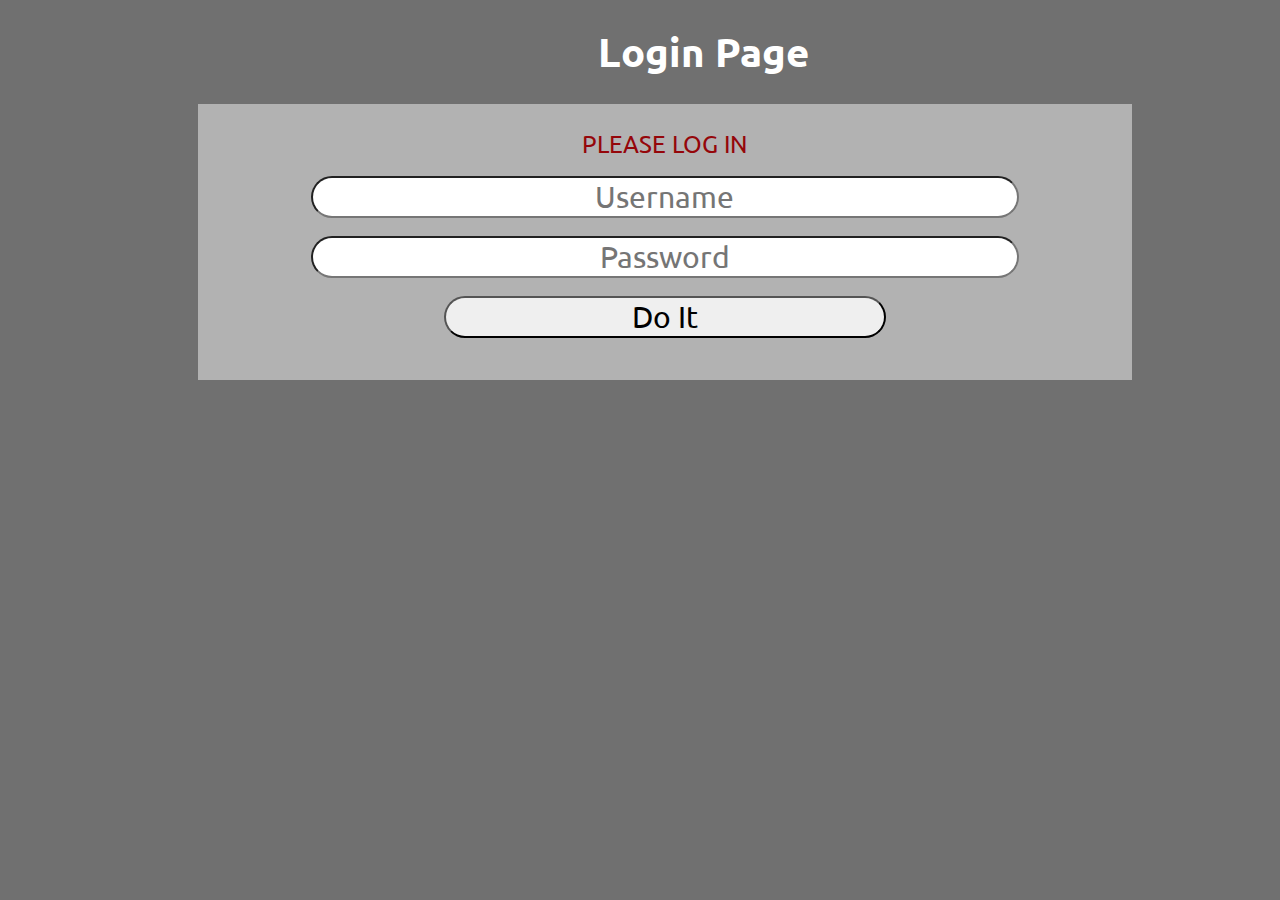
<file: index.html>
<html>
<head>
	<title>COP 4331 Contact Manager Login Page</title>
	<script type="text/javascript" src="js/md5.js"></script>
	<script type="text/javascript" src="js/code.js"></script>
    <link href="css/styles.css" rel="stylesheet">	
    <link href="https://fonts.googleapis.com/css?family=Ubuntu" rel="stylesheet">
</head>
<body>

<h1 id="title">Login Page</h1>

<div id="loginDiv">
	<span id="inner-title">PLEASE LOG IN</span>
	<input type="text" id="loginName" placeholder="Username" /><br />
	<input type="password" id="loginPassword" placeholder="Password"/><br />
	<button type="button" id="loginButton" class="buttons" onclick="doLogin();"> Do It </button>
	<span id="loginResult"></span>
</div>

</body>
</html>
</file>
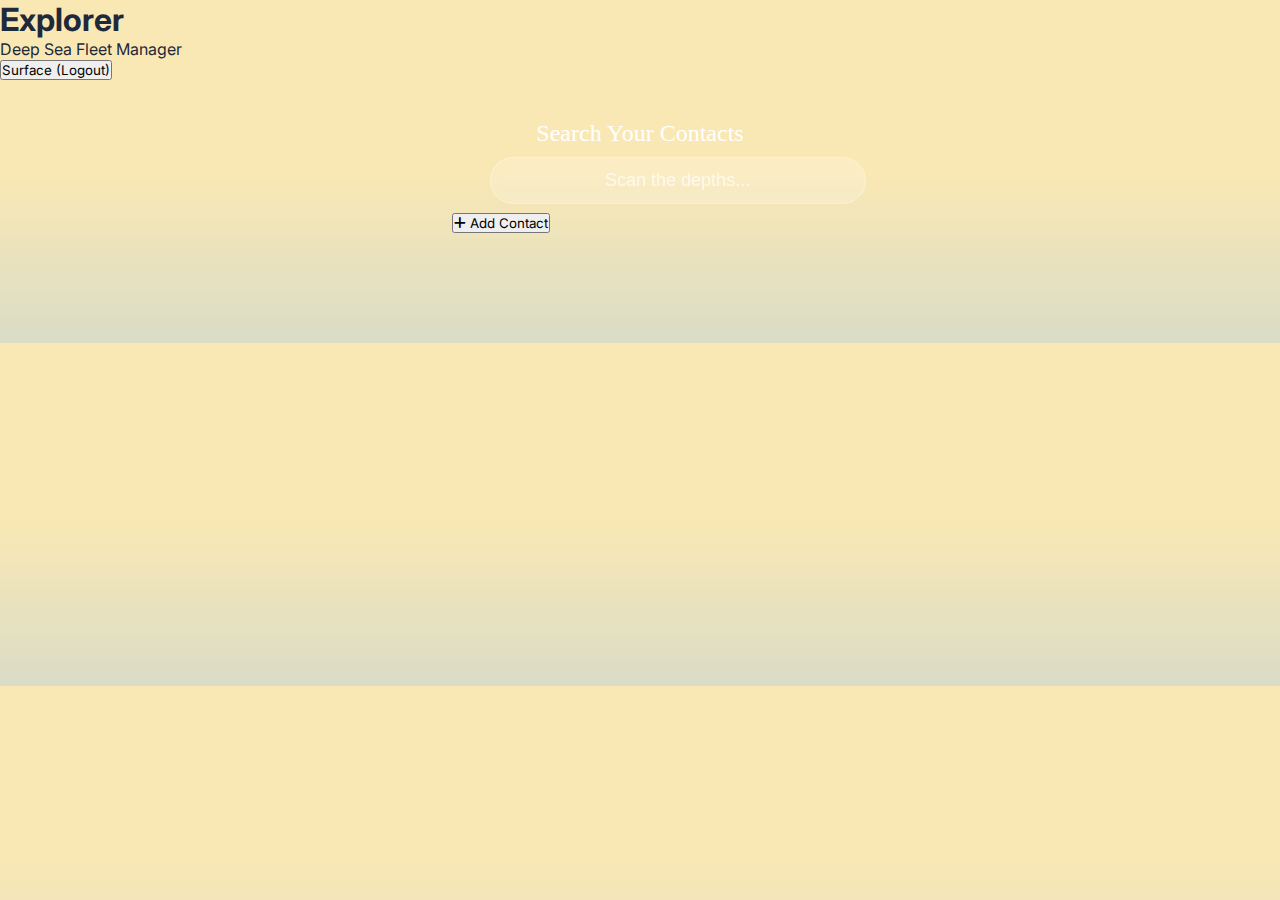
<file: contactManager.html>
<!-- 
    Author: Vien Tran
    CoPilot: Google Gemini
    Purpose: Contact Webpage for COP4331 project.
    Desc.: A webpage that allows a logged-in user to search, access, and edit contacts.

    Notes: All comments below are for my personal use for future referencing and are excess.
        - They are from referencing videos, code, and AI explanations.
    -->

<!DOCTYPE html> <!-- Declares the HTML type -->
<html lang="en">

<head>
    <meta charset="UTF-8">
    <meta name="viewport" content="width=device-width, initial-scale=1.0">
    <title>Contact Manager Page</title>

    <!-- Design and Style Sheets -->
    <link href="https://fonts.googleapis.com/css2?family=Inter:wght@300;400;600&display=swap" rel="stylesheet">
    <link rel="stylesheet" href="https://cdnjs.cloudflare.com/ajax/libs/font-awesome/6.0.0/css/all.min.css">
    <link rel="stylesheet" href="css/contactPage.css">
    <!-- Functionality -->
    <script type="text/javascript" src="js/code.js"></script>
</head>

<body onload="requireLogin()">
<div class="shell">
    <header class="topbar">
        <div class="brand">
            <div class="logo" aria-hidden="true"></div>
            <div>
                <h1 id="namePlateText">Explorer</h1> 
                <p>Deep Sea Fleet Manager</p>
            </div>
        </div>
        <button class="btn btn-ghost" onclick="doLogout()">Surface (Logout)</button>
    </header>

    <section class="search-wrapper">
        <label for="searchText">Search Your Contacts</label>
        <div class="search-controls">
            <input type="text" id="searchText" class="input" placeholder="Scan the depths..." onkeyup="searchContacts()">
            
            <button class="btn btn-primary" onclick="openAddModal()">
                <i class="fas fa-plus"></i> Add Contact
            </button>
        </div>
    </section>

    <div id="contactCardsContainer" class="contact-cards"></div>
    <div id="contactActionResult" style="text-align:center; color:white; margin-top: 8px;"></div>

    <div id="addModal" class="modal-overlay hide">
        <div class="panel modal-content">
            <h3>Add New Contact</h3>
            
            <div class="field">
                <input type="text" id="addFirstName" class="input" placeholder="First Name">
            </div>
            <div class="field">
                <input type="text" id="addLastName" class="input" placeholder="Last Name">
            </div>
            <div class="field">
                <input type="text" id="addPhone" class="input" placeholder="Phone" inputmode="numeric" maxlength="10" required pattern="\d{10}" title="Phone number must be exactly 10 digits (numbers only).">
            </div>
            <div class="field">
                <input type="email" id="addEmail" class="input" placeholder="Email" required pattern="[^@\s]+@[^@\s]+\.[^@\s]+" title="Email must be in the format name@example.com.">
            </div>

            <div class="row" style="margin-top: 20px;">
                <button class="btn btn-primary" onclick="addContact()">Add to Fleet</button>
                <button class="btn btn-ghost" onclick="closeAddModal()">Cancel</button>
            </div>
            
            <span id="addContactResult"></span>
        </div>
    </div>

    <div id="editModal" class="modal-overlay hide">
        <div class="panel modal-content">
            <h3>Edit Contact</h3>

            <div class="field">
                <input type="text" id="editFirstName" class="input" placeholder="First Name">
            </div>
            <div class="field">
                <input type="text" id="editLastName" class="input" placeholder="Last Name">
            </div>
            <div class="field">
                <input type="text" id="editPhone" class="input" placeholder="Phone" inputmode="numeric" maxlength="10" required pattern="\d{10}" title="Phone number must be exactly 10 digits (numbers only).">
            </div>
            <div class="field">
                <input type="email" id="editEmail" class="input" placeholder="Email" required pattern="[^@\s]+@[^@\s]+\.[^@\s]+" title="Email must be in the format name@example.com.">
            </div>

            <div class="row" style="margin-top: 20px;">
                <button class="btn btn-primary" onclick="saveEditedContact()">Save Changes</button>
                <button class="btn btn-ghost" onclick="closeEditModal()">Cancel</button>
            </div>

            <span id="editContactResult"></span>
        </div>
    </div>
</div>

<template id="contactCardTemplate">
    <article class="card">
        <div class="card-actions">
            <button class="edit-btn" title="Edit"><i class="fas fa-edit"></i></button>
            <button class="delete-btn" title="Delete"><i class="fas fa-trash"></i></button>
        </div>

        <h3 class="name-header">
            <span class="firstName"></span> <span class="lastName"></span>
        </h3>

        <div class="Email"></div>
        <div class="Phone"></div>
    </article>
</template>
<script>
	searchContacts();
</script>
</body>
</html>
</file>
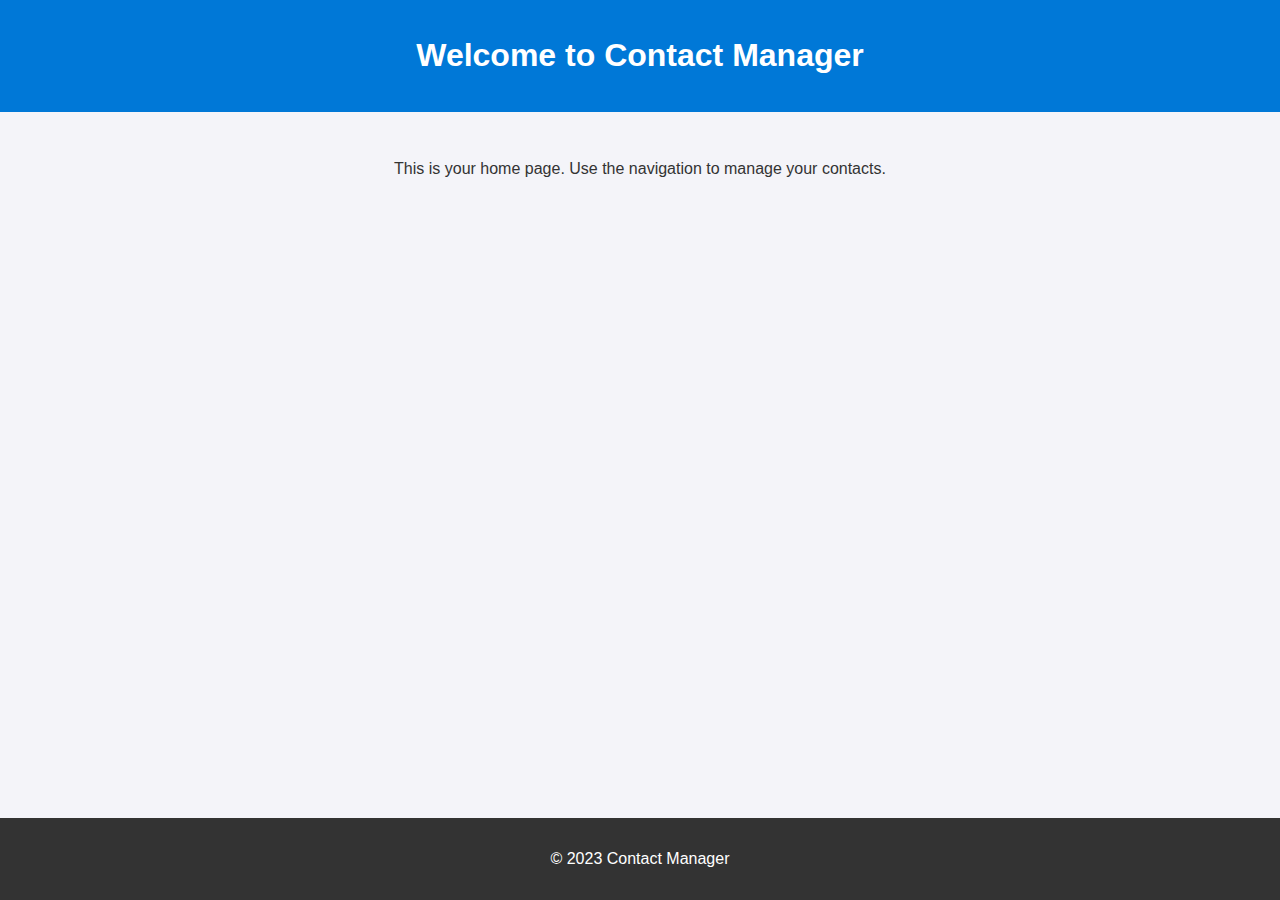
<file: home.html>
<!DOCTYPE html>
<html lang="en">
<head>
    <meta charset="UTF-8">
    <meta name="viewport" content="width=device-width, initial-scale=1.0">
    <title>Contact Manager - Home</title>
    <style>
        body {
            font-family: Arial, sans-serif;
            margin: 0;
            padding: 0;
            background-color: #f4f4f9;
            color: #333;
            text-align: center;
        }
        header {
            background-color: #0078d7;
            color: white;
            padding: 1rem 0;
        }
        main {
            padding: 2rem;
        }
        footer {
            background-color: #333;
            color: white;
            padding: 1rem 0;
            position: fixed;
            bottom: 0;
            width: 100%;
        }
    </style>
</head>
<body>
    <header>
        <h1>Welcome to Contact Manager</h1>
    </header>
    <main>
        <p>This is your home page. Use the navigation to manage your contacts.</p>
    </main>
    <footer>
        <p>&copy; 2023 Contact Manager</p>
    </footer>
</body>
</html>
</file>
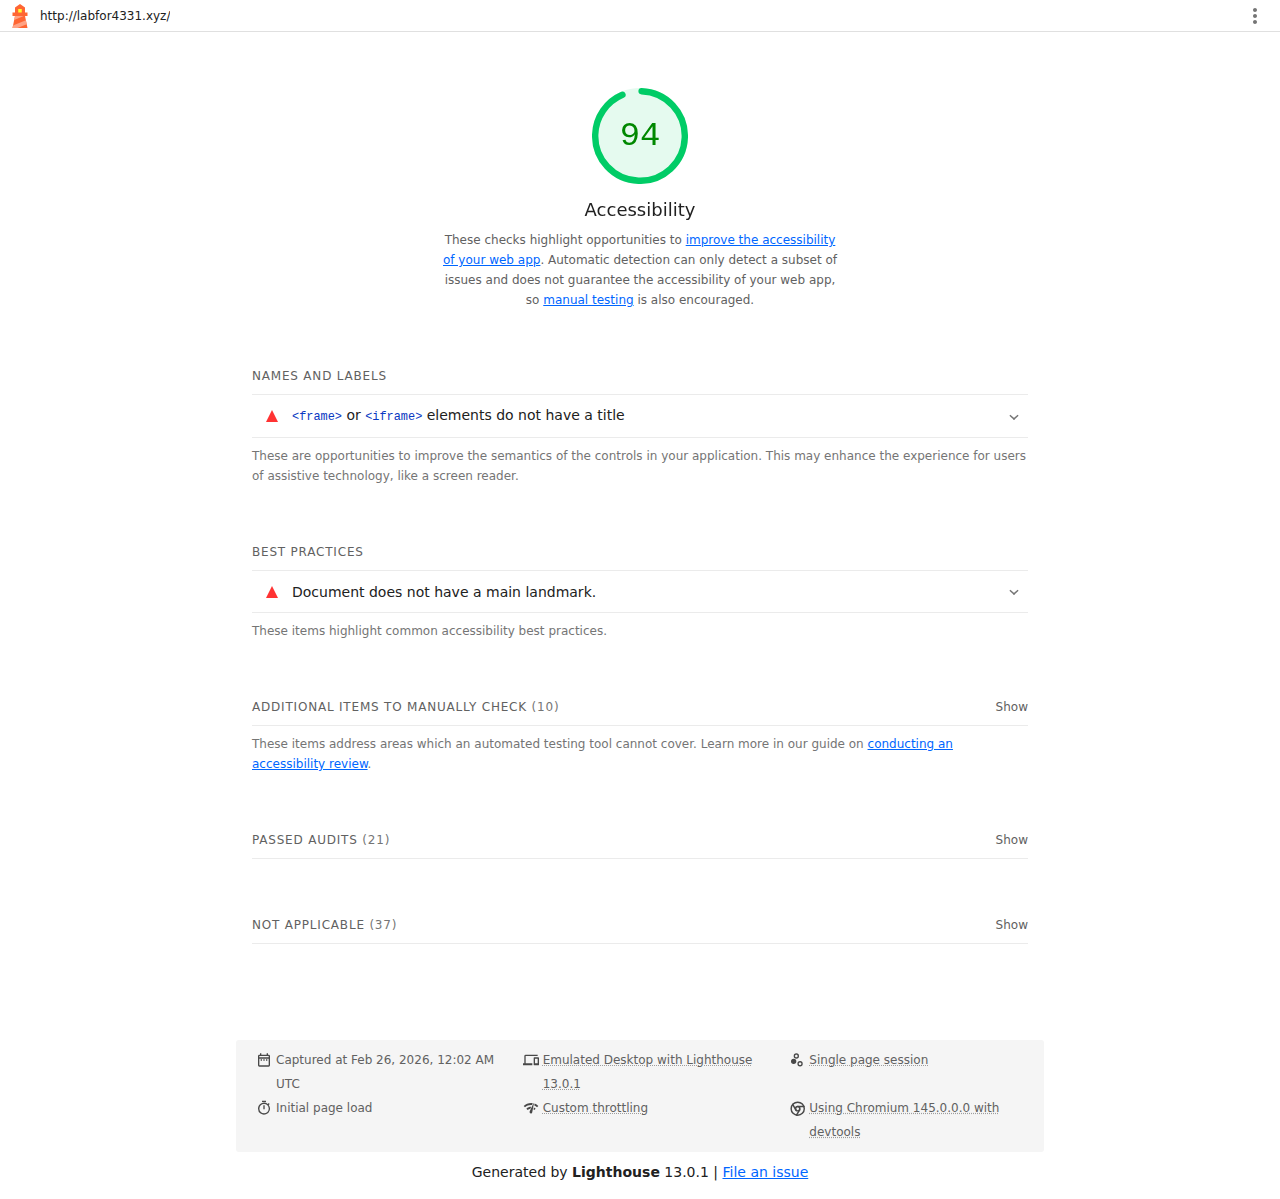
<file: LighthouseReport_Accessibility_IndexHTML.html>
<!--
@license
Copyright 2018 Google LLC
SPDX-License-Identifier: Apache-2.0
-->
<!doctype html>
<html lang="en">
<head>
  <meta charset="utf-8">
  <meta name="viewport" content="width=device-width, initial-scale=1, minimum-scale=1">
  <link rel="icon" href='data:image/svg+xml;utf8,<svg fill="none" xmlns="http://www.w3.org/2000/svg" viewBox="0 0 48 48"><path d="m14 7 10-7 10 7v10h5v7h-5l5 24H9l5-24H9v-7h5V7Z" fill="%23F63"/><path d="M31.561 24H14l-1.689 8.105L31.561 24ZM18.983 48H9l1.022-4.907L35.723 32.27l1.663 7.98L18.983 48Z" fill="%23FFA385"/><path fill="%23FF3" d="M20.5 10h7v7h-7z"/></svg>'>
  <title>Lighthouse Report</title>
  <style>body {margin: 0}</style>
</head>
<body>
  <noscript>Lighthouse report requires JavaScript. Please enable.</noscript>

  <div id="lh-log"></div>

  <script>window.__LIGHTHOUSE_JSON__ = {"lighthouseVersion":"13.0.1","requestedUrl":"http://labfor4331.xyz/","mainDocumentUrl":"http://labfor4331.xyz/","finalDisplayedUrl":"http://labfor4331.xyz/","finalUrl":"http://labfor4331.xyz/","fetchTime":"2026-02-26T00:02:29.019Z","gatherMode":"navigation","runWarnings":[],"userAgent":"Mozilla/5.0 (Windows NT 10.0; Win64; x64) AppleWebKit/537.36 (KHTML, like Gecko) Chrome/145.0.0.0 Safari/537.36","environment":{"networkUserAgent":"Mozilla/5.0 (Macintosh; Intel Mac OS X 10_15_7) AppleWebKit/537.36 (KHTML, like Gecko) Chrome/145.0.0.0 Safari/537.36","hostUserAgent":"Mozilla/5.0 (Windows NT 10.0; Win64; x64) AppleWebKit/537.36 (KHTML, like Gecko) Chrome/145.0.0.0 Safari/537.36","benchmarkIndex":2298.5,"credits":{"axe-core":"4.11.0"}},"audits":{"accesskeys":{"id":"accesskeys","title":"`[accesskey]` values are unique","description":"Access keys let users quickly focus a part of the page. For proper navigation, each access key must be unique. [Learn more about access keys](https://dequeuniversity.com/rules/axe/4.11/accesskeys).","score":null,"scoreDisplayMode":"notApplicable"},"aria-allowed-attr":{"id":"aria-allowed-attr","title":"`[aria-*]` attributes match their roles","description":"Each ARIA `role` supports a specific subset of `aria-*` attributes. Mismatching these invalidates the `aria-*` attributes. [Learn how to match ARIA attributes to their roles](https://dequeuniversity.com/rules/axe/4.11/aria-allowed-attr).","score":1,"scoreDisplayMode":"binary","details":{"type":"table","headings":[{"key":"node","valueType":"node","subItemsHeading":{"key":"relatedNode","valueType":"node"},"label":"Failing Elements"}],"items":[]}},"aria-allowed-role":{"id":"aria-allowed-role","title":"Uses ARIA roles only on compatible elements","description":"Many HTML elements can only be assigned certain ARIA roles. Using ARIA roles where they are not allowed can interfere with the accessibility of the web page. [Learn more about ARIA roles](https://dequeuniversity.com/rules/axe/4.11/aria-allowed-role).","score":null,"scoreDisplayMode":"notApplicable"},"aria-command-name":{"id":"aria-command-name","title":"`button`, `link`, and `menuitem` elements have accessible names","description":"When an element doesn't have an accessible name, screen readers announce it with a generic name, making it unusable for users who rely on screen readers. [Learn how to make command elements more accessible](https://dequeuniversity.com/rules/axe/4.11/aria-command-name).","score":null,"scoreDisplayMode":"notApplicable"},"aria-conditional-attr":{"id":"aria-conditional-attr","title":"ARIA attributes are used as specified for the element's role","description":"Some ARIA attributes are only allowed on an element under certain conditions. [Learn more about conditional ARIA attributes](https://dequeuniversity.com/rules/axe/4.11/aria-conditional-attr).","score":1,"scoreDisplayMode":"binary","details":{"type":"table","headings":[{"key":"node","valueType":"node","subItemsHeading":{"key":"relatedNode","valueType":"node"},"label":"Failing Elements"}],"items":[]}},"aria-deprecated-role":{"id":"aria-deprecated-role","title":"Deprecated ARIA roles were not used","description":"Deprecated ARIA roles may not be processed correctly by assistive technology. [Learn more about deprecated ARIA roles](https://dequeuniversity.com/rules/axe/4.11/aria-deprecated-role).","score":1,"scoreDisplayMode":"binary","details":{"type":"table","headings":[{"key":"node","valueType":"node","subItemsHeading":{"key":"relatedNode","valueType":"node"},"label":"Failing Elements"}],"items":[]}},"aria-dialog-name":{"id":"aria-dialog-name","title":"Elements with `role=\"dialog\"` or `role=\"alertdialog\"` have accessible names.","description":"ARIA dialog elements without accessible names may prevent screen readers users from discerning the purpose of these elements. [Learn how to make ARIA dialog elements more accessible](https://dequeuniversity.com/rules/axe/4.11/aria-dialog-name).","score":null,"scoreDisplayMode":"notApplicable"},"aria-hidden-body":{"id":"aria-hidden-body","title":"`[aria-hidden=\"true\"]` is not present on the document `\u003cbody>`","description":"Assistive technologies, like screen readers, work inconsistently when `aria-hidden=\"true\"` is set on the document `\u003cbody>`. [Learn how `aria-hidden` affects the document body](https://dequeuniversity.com/rules/axe/4.11/aria-hidden-body).","score":1,"scoreDisplayMode":"binary","details":{"type":"table","headings":[{"key":"node","valueType":"node","subItemsHeading":{"key":"relatedNode","valueType":"node"},"label":"Failing Elements"}],"items":[]}},"aria-hidden-focus":{"id":"aria-hidden-focus","title":"`[aria-hidden=\"true\"]` elements do not contain focusable descendents","description":"Focusable descendents within an `[aria-hidden=\"true\"]` element prevent those interactive elements from being available to users of assistive technologies like screen readers. [Learn how `aria-hidden` affects focusable elements](https://dequeuniversity.com/rules/axe/4.11/aria-hidden-focus).","score":1,"scoreDisplayMode":"binary","details":{"type":"table","headings":[{"key":"node","valueType":"node","subItemsHeading":{"key":"relatedNode","valueType":"node"},"label":"Failing Elements"}],"items":[]}},"aria-input-field-name":{"id":"aria-input-field-name","title":"ARIA input fields have accessible names","description":"When an input field doesn't have an accessible name, screen readers announce it with a generic name, making it unusable for users who rely on screen readers. [Learn more about input field labels](https://dequeuniversity.com/rules/axe/4.11/aria-input-field-name).","score":null,"scoreDisplayMode":"notApplicable"},"aria-meter-name":{"id":"aria-meter-name","title":"ARIA `meter` elements have accessible names","description":"When a meter element doesn't have an accessible name, screen readers announce it with a generic name, making it unusable for users who rely on screen readers. [Learn how to name `meter` elements](https://dequeuniversity.com/rules/axe/4.11/aria-meter-name).","score":null,"scoreDisplayMode":"notApplicable"},"aria-progressbar-name":{"id":"aria-progressbar-name","title":"ARIA `progressbar` elements have accessible names","description":"When a `progressbar` element doesn't have an accessible name, screen readers announce it with a generic name, making it unusable for users who rely on screen readers. [Learn how to label `progressbar` elements](https://dequeuniversity.com/rules/axe/4.11/aria-progressbar-name).","score":null,"scoreDisplayMode":"notApplicable"},"aria-prohibited-attr":{"id":"aria-prohibited-attr","title":"Elements use only permitted ARIA attributes","description":"Using ARIA attributes in roles where they are prohibited can mean that important information is not communicated to users of assistive technologies. [Learn more about prohibited ARIA roles](https://dequeuniversity.com/rules/axe/4.11/aria-prohibited-attr).","score":1,"scoreDisplayMode":"binary","details":{"type":"table","headings":[{"key":"node","valueType":"node","subItemsHeading":{"key":"relatedNode","valueType":"node"},"label":"Failing Elements"}],"items":[]}},"aria-required-attr":{"id":"aria-required-attr","title":"`[role]`s have all required `[aria-*]` attributes","description":"Some ARIA roles have required attributes that describe the state of the element to screen readers. [Learn more about roles and required attributes](https://dequeuniversity.com/rules/axe/4.11/aria-required-attr).","score":1,"scoreDisplayMode":"binary","details":{"type":"table","headings":[{"key":"node","valueType":"node","subItemsHeading":{"key":"relatedNode","valueType":"node"},"label":"Failing Elements"}],"items":[]}},"aria-required-children":{"id":"aria-required-children","title":"Elements with an ARIA `[role]` that require children to contain a specific `[role]` have all required children.","description":"Some ARIA parent roles must contain specific child roles to perform their intended accessibility functions. [Learn more about roles and required children elements](https://dequeuniversity.com/rules/axe/4.11/aria-required-children).","score":null,"scoreDisplayMode":"notApplicable"},"aria-required-parent":{"id":"aria-required-parent","title":"`[role]`s are contained by their required parent element","description":"Some ARIA child roles must be contained by specific parent roles to properly perform their intended accessibility functions. [Learn more about ARIA roles and required parent element](https://dequeuniversity.com/rules/axe/4.11/aria-required-parent).","score":null,"scoreDisplayMode":"notApplicable"},"aria-roles":{"id":"aria-roles","title":"`[role]` values are valid","description":"ARIA roles must have valid values in order to perform their intended accessibility functions. [Learn more about valid ARIA roles](https://dequeuniversity.com/rules/axe/4.11/aria-roles).","score":1,"scoreDisplayMode":"binary","details":{"type":"table","headings":[{"key":"node","valueType":"node","subItemsHeading":{"key":"relatedNode","valueType":"node"},"label":"Failing Elements"}],"items":[]}},"aria-text":{"id":"aria-text","title":"Elements with the `role=text` attribute do not have focusable descendents.","description":"Adding `role=text` around a text node split by markup enables VoiceOver to treat it as one phrase, but the element's focusable descendents will not be announced. [Learn more about the `role=text` attribute](https://dequeuniversity.com/rules/axe/4.11/aria-text).","score":null,"scoreDisplayMode":"notApplicable"},"aria-toggle-field-name":{"id":"aria-toggle-field-name","title":"ARIA toggle fields have accessible names","description":"When a toggle field doesn't have an accessible name, screen readers announce it with a generic name, making it unusable for users who rely on screen readers. [Learn more about toggle fields](https://dequeuniversity.com/rules/axe/4.11/aria-toggle-field-name).","score":null,"scoreDisplayMode":"notApplicable"},"aria-tooltip-name":{"id":"aria-tooltip-name","title":"ARIA `tooltip` elements have accessible names","description":"When a tooltip element doesn't have an accessible name, screen readers announce it with a generic name, making it unusable for users who rely on screen readers. [Learn how to name `tooltip` elements](https://dequeuniversity.com/rules/axe/4.11/aria-tooltip-name).","score":null,"scoreDisplayMode":"notApplicable"},"aria-treeitem-name":{"id":"aria-treeitem-name","title":"ARIA `treeitem` elements have accessible names","description":"When a `treeitem` element doesn't have an accessible name, screen readers announce it with a generic name, making it unusable for users who rely on screen readers. [Learn more about labeling `treeitem` elements](https://dequeuniversity.com/rules/axe/4.11/aria-treeitem-name).","score":null,"scoreDisplayMode":"notApplicable"},"aria-valid-attr-value":{"id":"aria-valid-attr-value","title":"`[aria-*]` attributes have valid values","description":"Assistive technologies, like screen readers, can't interpret ARIA attributes with invalid values. [Learn more about valid values for ARIA attributes](https://dequeuniversity.com/rules/axe/4.11/aria-valid-attr-value).","score":1,"scoreDisplayMode":"binary","details":{"type":"table","headings":[{"key":"node","valueType":"node","subItemsHeading":{"key":"relatedNode","valueType":"node"},"label":"Failing Elements"}],"items":[]}},"aria-valid-attr":{"id":"aria-valid-attr","title":"`[aria-*]` attributes are valid and not misspelled","description":"Assistive technologies, like screen readers, can't interpret ARIA attributes with invalid names. [Learn more about valid ARIA attributes](https://dequeuniversity.com/rules/axe/4.11/aria-valid-attr).","score":1,"scoreDisplayMode":"binary","details":{"type":"table","headings":[{"key":"node","valueType":"node","subItemsHeading":{"key":"relatedNode","valueType":"node"},"label":"Failing Elements"}],"items":[]}},"button-name":{"id":"button-name","title":"Buttons have an accessible name","description":"When a button doesn't have an accessible name, screen readers announce it as \"button\", making it unusable for users who rely on screen readers. [Learn how to make buttons more accessible](https://dequeuniversity.com/rules/axe/4.11/button-name).","score":1,"scoreDisplayMode":"binary","details":{"type":"table","headings":[{"key":"node","valueType":"node","subItemsHeading":{"key":"relatedNode","valueType":"node"},"label":"Failing Elements"}],"items":[]}},"bypass":{"id":"bypass","title":"The page contains a heading, skip link, or landmark region","description":"Adding ways to bypass repetitive content lets keyboard users navigate the page more efficiently. [Learn more about bypass blocks](https://dequeuniversity.com/rules/axe/4.11/bypass).","score":null,"scoreDisplayMode":"notApplicable"},"color-contrast":{"id":"color-contrast","title":"Background and foreground colors have a sufficient contrast ratio","description":"Low-contrast text is difficult or impossible for many users to read. [Learn how to provide sufficient color contrast](https://dequeuniversity.com/rules/axe/4.11/color-contrast).","score":1,"scoreDisplayMode":"binary","details":{"type":"table","headings":[{"key":"node","valueType":"node","subItemsHeading":{"key":"relatedNode","valueType":"node"},"label":"Failing Elements"}],"items":[]}},"definition-list":{"id":"definition-list","title":"`\u003cdl>`'s contain only properly-ordered `\u003cdt>` and `\u003cdd>` groups, `\u003cscript>`, `\u003ctemplate>` or `\u003cdiv>` elements.","description":"When definition lists are not properly marked up, screen readers may produce confusing or inaccurate output. [Learn how to structure definition lists correctly](https://dequeuniversity.com/rules/axe/4.11/definition-list).","score":null,"scoreDisplayMode":"notApplicable"},"dlitem":{"id":"dlitem","title":"Definition list items are wrapped in `\u003cdl>` elements","description":"Definition list items (`\u003cdt>` and `\u003cdd>`) must be wrapped in a parent `\u003cdl>` element to ensure that screen readers can properly announce them. [Learn how to structure definition lists correctly](https://dequeuniversity.com/rules/axe/4.11/dlitem).","score":null,"scoreDisplayMode":"notApplicable"},"document-title":{"id":"document-title","title":"Document has a `\u003ctitle>` element","description":"The title gives screen reader users an overview of the page, and search engine users rely on it heavily to determine if a page is relevant to their search. [Learn more about document titles](https://dequeuniversity.com/rules/axe/4.11/document-title).","score":1,"scoreDisplayMode":"binary","details":{"type":"table","headings":[{"key":"node","valueType":"node","subItemsHeading":{"key":"relatedNode","valueType":"node"},"label":"Failing Elements"}],"items":[]}},"duplicate-id-aria":{"id":"duplicate-id-aria","title":"ARIA IDs are unique","description":"The value of an ARIA ID must be unique to prevent other instances from being overlooked by assistive technologies. [Learn how to fix duplicate ARIA IDs](https://dequeuniversity.com/rules/axe/4.11/duplicate-id-aria).","score":null,"scoreDisplayMode":"notApplicable"},"empty-heading":{"id":"empty-heading","title":"All heading elements contain content.","description":"A heading with no content or inaccessible text prevent screen reader users from accessing information on the page's structure. [Learn more about headings](https://dequeuniversity.com/rules/axe/4.11/empty-heading).","score":null,"scoreDisplayMode":"notApplicable"},"form-field-multiple-labels":{"id":"form-field-multiple-labels","title":"No form fields have multiple labels","description":"Form fields with multiple labels can be confusingly announced by assistive technologies like screen readers which use either the first, the last, or all of the labels. [Learn how to use form labels](https://dequeuniversity.com/rules/axe/4.11/form-field-multiple-labels).","score":null,"scoreDisplayMode":"notApplicable"},"frame-title":{"id":"frame-title","title":"`\u003cframe>` or `\u003ciframe>` elements do not have a title","description":"Screen reader users rely on frame titles to describe the contents of frames. [Learn more about frame titles](https://dequeuniversity.com/rules/axe/4.11/frame-title).","score":0,"scoreDisplayMode":"binary","details":{"type":"table","headings":[{"key":"node","valueType":"node","subItemsHeading":{"key":"relatedNode","valueType":"node"},"label":"Failing Elements"}],"items":[{"node":{"type":"node","lhId":"1-0-IFRAME","path":"1,HTML,1,BODY,6,DIV,a,#document-fragment,0,IFRAME","selector":"iframe","boundingRect":{"top":297,"bottom":367,"left":725,"right":1030,"width":305,"height":70},"snippet":"\u003ciframe src=\"chrome-extension://pejdijmoenmkgeppbflobdenhhabjlaj/completion_list.html?u…\" frameborder=\"0\" style=\"width: 305px !important; height: 69.5px !important;\">","nodeLabel":"iframe","explanation":"Fix any of the following:\n  Element has no title attribute\n  aria-label attribute does not exist or is empty\n  aria-labelledby attribute does not exist, references elements that do not exist or references elements that are empty\n  Element's default semantics were not overridden with role=\"none\" or role=\"presentation\""}}],"debugData":{"type":"debugdata","impact":"serious","tags":["cat.text-alternatives","wcag2a","wcag412","section508","section508.22.i","TTv5","TT12.d","EN-301-549","EN-9.4.1.2","RGAAv4","RGAA-2.1.1"]}}},"heading-order":{"id":"heading-order","title":"Heading elements appear in a sequentially-descending order","description":"Properly ordered headings that do not skip levels convey the semantic structure of the page, making it easier to navigate and understand when using assistive technologies. [Learn more about heading order](https://dequeuniversity.com/rules/axe/4.11/heading-order).","score":1,"scoreDisplayMode":"binary","details":{"type":"table","headings":[{"key":"node","valueType":"node","subItemsHeading":{"key":"relatedNode","valueType":"node"},"label":"Failing Elements"}],"items":[]}},"html-has-lang":{"id":"html-has-lang","title":"`\u003chtml>` element has a `[lang]` attribute","description":"If a page doesn't specify a `lang` attribute, a screen reader assumes that the page is in the default language that the user chose when setting up the screen reader. If the page isn't actually in the default language, then the screen reader might not announce the page's text correctly. [Learn more about the `lang` attribute](https://dequeuniversity.com/rules/axe/4.11/html-has-lang).","score":1,"scoreDisplayMode":"binary","details":{"type":"table","headings":[{"key":"node","valueType":"node","subItemsHeading":{"key":"relatedNode","valueType":"node"},"label":"Failing Elements"}],"items":[]}},"html-lang-valid":{"id":"html-lang-valid","title":"`\u003chtml>` element has a valid value for its `[lang]` attribute","description":"Specifying a valid [BCP 47 language](https://www.w3.org/International/questions/qa-choosing-language-tags#question) helps screen readers announce text properly. [Learn how to use the `lang` attribute](https://dequeuniversity.com/rules/axe/4.11/html-lang-valid).","score":1,"scoreDisplayMode":"binary","details":{"type":"table","headings":[{"key":"node","valueType":"node","subItemsHeading":{"key":"relatedNode","valueType":"node"},"label":"Failing Elements"}],"items":[]}},"html-xml-lang-mismatch":{"id":"html-xml-lang-mismatch","title":"`\u003chtml>` element has an `[xml:lang]` attribute with the same base language as the `[lang]` attribute.","description":"If the webpage does not specify a consistent language, then the screen reader might not announce the page's text correctly. [Learn more about the `lang` attribute](https://dequeuniversity.com/rules/axe/4.11/html-xml-lang-mismatch).","score":null,"scoreDisplayMode":"notApplicable"},"identical-links-same-purpose":{"id":"identical-links-same-purpose","title":"Identical links have the same purpose.","description":"Links with the same destination should have the same description, to help users understand the link's purpose and decide whether to follow it. [Learn more about identical links](https://dequeuniversity.com/rules/axe/4.11/identical-links-same-purpose).","score":null,"scoreDisplayMode":"notApplicable"},"image-alt":{"id":"image-alt","title":"Image elements have `[alt]` attributes","description":"Informative elements should aim for short, descriptive alternate text. Decorative elements can be ignored with an empty alt attribute. [Learn more about the `alt` attribute](https://dequeuniversity.com/rules/axe/4.11/image-alt).","score":1,"scoreDisplayMode":"binary","details":{"type":"table","headings":[{"key":"node","valueType":"node","subItemsHeading":{"key":"relatedNode","valueType":"node"},"label":"Failing Elements"}],"items":[]}},"image-redundant-alt":{"id":"image-redundant-alt","title":"Image elements do not have `[alt]` attributes that are redundant text.","description":"Informative elements should aim for short, descriptive alternative text. Alternative text that is exactly the same as the text adjacent to the link or image is potentially confusing for screen reader users, because the text will be read twice. [Learn more about the `alt` attribute](https://dequeuniversity.com/rules/axe/4.11/image-redundant-alt).","score":null,"scoreDisplayMode":"notApplicable"},"input-button-name":{"id":"input-button-name","title":"Input buttons have discernible text.","description":"Adding discernable and accessible text to input buttons may help screen reader users understand the purpose of the input button. [Learn more about input buttons](https://dequeuniversity.com/rules/axe/4.11/input-button-name).","score":null,"scoreDisplayMode":"notApplicable"},"input-image-alt":{"id":"input-image-alt","title":"`\u003cinput type=\"image\">` elements have `[alt]` text","description":"When an image is being used as an `\u003cinput>` button, providing alternative text can help screen reader users understand the purpose of the button. [Learn about input image alt text](https://dequeuniversity.com/rules/axe/4.11/input-image-alt).","score":null,"scoreDisplayMode":"notApplicable"},"label-content-name-mismatch":{"id":"label-content-name-mismatch","title":"Elements with visible text labels have matching accessible names.","description":"Visible text labels that do not match the accessible name can result in a confusing experience for screen reader users. [Learn more about accessible names](https://dequeuniversity.com/rules/axe/4.11/label-content-name-mismatch).","score":null,"scoreDisplayMode":"notApplicable"},"label":{"id":"label","title":"Form elements have associated labels","description":"Labels ensure that form controls are announced properly by assistive technologies, like screen readers. [Learn more about form element labels](https://dequeuniversity.com/rules/axe/4.11/label).","score":1,"scoreDisplayMode":"binary","details":{"type":"table","headings":[{"key":"node","valueType":"node","subItemsHeading":{"key":"relatedNode","valueType":"node"},"label":"Failing Elements"}],"items":[]}},"landmark-one-main":{"id":"landmark-one-main","title":"Document does not have a main landmark.","description":"One main landmark helps screen reader users navigate a web page. [Learn more about landmarks](https://dequeuniversity.com/rules/axe/4.11/landmark-one-main).","score":0,"scoreDisplayMode":"binary","details":{"type":"table","headings":[{"key":"node","valueType":"node","subItemsHeading":{"key":"relatedNode","valueType":"node"},"label":"Failing Elements"}],"items":[{"node":{"type":"node","lhId":"1-1-HTML","path":"1,HTML","selector":"html","boundingRect":{"top":0,"bottom":911,"left":0,"right":1260,"width":1260,"height":911},"snippet":"\u003chtml lang=\"en\" data-__embeded-gyazo-content-j-s=\"5.16.0\" data-__gyazo-expander-enabled=\"true\">","nodeLabel":"html","explanation":"Fix all of the following:\n  Document does not have a main landmark"}}],"debugData":{"type":"debugdata","impact":"moderate","tags":["cat.semantics","best-practice"]}}},"link-name":{"id":"link-name","title":"Links have a discernible name","description":"Link text (and alternate text for images, when used as links) that is discernible, unique, and focusable improves the navigation experience for screen reader users. [Learn how to make links accessible](https://dequeuniversity.com/rules/axe/4.11/link-name).","score":1,"scoreDisplayMode":"binary","details":{"type":"table","headings":[{"key":"node","valueType":"node","subItemsHeading":{"key":"relatedNode","valueType":"node"},"label":"Failing Elements"}],"items":[]}},"link-in-text-block":{"id":"link-in-text-block","title":"Links are distinguishable without relying on color.","description":"Low-contrast text is difficult or impossible for many users to read. Link text that is discernible improves the experience for users with low vision. [Learn how to make links distinguishable](https://dequeuniversity.com/rules/axe/4.11/link-in-text-block).","score":null,"scoreDisplayMode":"notApplicable"},"list":{"id":"list","title":"Lists contain only `\u003cli>` elements and script supporting elements (`\u003cscript>` and `\u003ctemplate>`).","description":"Screen readers have a specific way of announcing lists. Ensuring proper list structure aids screen reader output. [Learn more about proper list structure](https://dequeuniversity.com/rules/axe/4.11/list).","score":null,"scoreDisplayMode":"notApplicable"},"listitem":{"id":"listitem","title":"List items (`\u003cli>`) are contained within `\u003cul>`, `\u003col>` or `\u003cmenu>` parent elements","description":"Screen readers require list items (`\u003cli>`) to be contained within a parent `\u003cul>`, `\u003col>` or `\u003cmenu>` to be announced properly. [Learn more about proper list structure](https://dequeuniversity.com/rules/axe/4.11/listitem).","score":null,"scoreDisplayMode":"notApplicable"},"meta-refresh":{"id":"meta-refresh","title":"The document does not use `\u003cmeta http-equiv=\"refresh\">`","description":"Users do not expect a page to refresh automatically, and doing so will move focus back to the top of the page. This may create a frustrating or confusing experience. [Learn more about the refresh meta tag](https://dequeuniversity.com/rules/axe/4.11/meta-refresh).","score":null,"scoreDisplayMode":"notApplicable"},"meta-viewport":{"id":"meta-viewport","title":"`[user-scalable=\"no\"]` is not used in the `\u003cmeta name=\"viewport\">` element and the `[maximum-scale]` attribute is not less than 5.","description":"Disabling zooming is problematic for users with low vision who rely on screen magnification to properly see the contents of a web page. [Learn more about the viewport meta tag](https://dequeuniversity.com/rules/axe/4.11/meta-viewport).","score":1,"scoreDisplayMode":"binary","details":{"type":"table","headings":[{"key":"node","valueType":"node","subItemsHeading":{"key":"relatedNode","valueType":"node"},"label":"Failing Elements"}],"items":[]}},"object-alt":{"id":"object-alt","title":"`\u003cobject>` elements have alternate text","description":"Screen readers cannot translate non-text content. Adding alternate text to `\u003cobject>` elements helps screen readers convey meaning to users. [Learn more about alt text for `object` elements](https://dequeuniversity.com/rules/axe/4.11/object-alt).","score":null,"scoreDisplayMode":"notApplicable"},"select-name":{"id":"select-name","title":"Select elements have associated label elements.","description":"Form elements without effective labels can create frustrating experiences for screen reader users. [Learn more about the `select` element](https://dequeuniversity.com/rules/axe/4.11/select-name).","score":null,"scoreDisplayMode":"notApplicable"},"skip-link":{"id":"skip-link","title":"Skip links are focusable.","description":"Including a skip link can help users skip to the main content to save time. [Learn more about skip links](https://dequeuniversity.com/rules/axe/4.11/skip-link).","score":null,"scoreDisplayMode":"notApplicable"},"tabindex":{"id":"tabindex","title":"No element has a `[tabindex]` value greater than 0","description":"A value greater than 0 implies an explicit navigation ordering. Although technically valid, this often creates frustrating experiences for users who rely on assistive technologies. [Learn more about the `tabindex` attribute](https://dequeuniversity.com/rules/axe/4.11/tabindex).","score":null,"scoreDisplayMode":"notApplicable"},"table-duplicate-name":{"id":"table-duplicate-name","title":"Tables have different content in the summary attribute and `\u003ccaption>`.","description":"The summary attribute should describe the table structure, while `\u003ccaption>` should have the onscreen title. Accurate table mark-up helps users of screen readers. [Learn more about summary and caption](https://dequeuniversity.com/rules/axe/4.11/table-duplicate-name).","score":null,"scoreDisplayMode":"notApplicable"},"table-fake-caption":{"id":"table-fake-caption","title":"Tables use `\u003ccaption>` instead of cells with the `[colspan]` attribute to indicate a caption.","description":"Screen readers have features to make navigating tables easier. Ensuring that tables use the actual caption element instead of cells with the `[colspan]` attribute may improve the experience for screen reader users. [Learn more about captions](https://dequeuniversity.com/rules/axe/4.11/table-fake-caption).","score":null,"scoreDisplayMode":"notApplicable"},"target-size":{"id":"target-size","title":"Touch targets have sufficient size and spacing.","description":"Touch targets with sufficient size and spacing help users who may have difficulty targeting small controls to activate the targets. [Learn more about touch targets](https://dequeuniversity.com/rules/axe/4.11/target-size).","score":1,"scoreDisplayMode":"binary","details":{"type":"table","headings":[{"key":"node","valueType":"node","subItemsHeading":{"key":"relatedNode","valueType":"node"},"label":"Failing Elements"}],"items":[]}},"td-has-header":{"id":"td-has-header","title":"`\u003ctd>` elements in a large `\u003ctable>` have one or more table headers.","description":"Screen readers have features to make navigating tables easier. Ensuring that `\u003ctd>` elements in a large table (3 or more cells in width and height) have an associated table header may improve the experience for screen reader users. [Learn more about table headers](https://dequeuniversity.com/rules/axe/4.11/td-has-header).","score":null,"scoreDisplayMode":"notApplicable"},"td-headers-attr":{"id":"td-headers-attr","title":"Cells in a `\u003ctable>` element that use the `[headers]` attribute refer to table cells within the same table.","description":"Screen readers have features to make navigating tables easier. Ensuring `\u003ctd>` cells using the `[headers]` attribute only refer to other cells in the same table may improve the experience for screen reader users. [Learn more about the `headers` attribute](https://dequeuniversity.com/rules/axe/4.11/td-headers-attr).","score":null,"scoreDisplayMode":"notApplicable"},"th-has-data-cells":{"id":"th-has-data-cells","title":"`\u003cth>` elements and elements with `[role=\"columnheader\"/\"rowheader\"]` have data cells they describe.","description":"Screen readers have features to make navigating tables easier. Ensuring table headers always refer to some set of cells may improve the experience for screen reader users. [Learn more about table headers](https://dequeuniversity.com/rules/axe/4.11/th-has-data-cells).","score":null,"scoreDisplayMode":"notApplicable"},"valid-lang":{"id":"valid-lang","title":"`[lang]` attributes have a valid value","description":"Specifying a valid [BCP 47 language](https://www.w3.org/International/questions/qa-choosing-language-tags#question) on elements helps ensure that text is pronounced correctly by a screen reader. [Learn how to use the `lang` attribute](https://dequeuniversity.com/rules/axe/4.11/valid-lang).","score":null,"scoreDisplayMode":"notApplicable"},"video-caption":{"id":"video-caption","title":"`\u003cvideo>` elements contain a `\u003ctrack>` element with `[kind=\"captions\"]`","description":"When a video provides a caption it is easier for deaf and hearing impaired users to access its information. [Learn more about video captions](https://dequeuniversity.com/rules/axe/4.11/video-caption).","score":null,"scoreDisplayMode":"notApplicable"},"custom-controls-labels":{"id":"custom-controls-labels","title":"Custom controls have associated labels","description":"Custom interactive controls have associated labels, provided by aria-label or aria-labelledby. [Learn more about custom controls and labels](https://developer.chrome.com/docs/lighthouse/accessibility/custom-controls-labels/).","score":null,"scoreDisplayMode":"manual"},"custom-controls-roles":{"id":"custom-controls-roles","title":"Custom controls have ARIA roles","description":"Custom interactive controls have appropriate ARIA roles. [Learn how to add roles to custom controls](https://developer.chrome.com/docs/lighthouse/accessibility/custom-control-roles/).","score":null,"scoreDisplayMode":"manual"},"focus-traps":{"id":"focus-traps","title":"User focus is not accidentally trapped in a region","description":"A user can tab into and out of any control or region without accidentally trapping their focus. [Learn how to avoid focus traps](https://developer.chrome.com/docs/lighthouse/accessibility/focus-traps/).","score":null,"scoreDisplayMode":"manual"},"focusable-controls":{"id":"focusable-controls","title":"Interactive controls are keyboard focusable","description":"Custom interactive controls are keyboard focusable and display a focus indicator. [Learn how to make custom controls focusable](https://developer.chrome.com/docs/lighthouse/accessibility/focusable-controls/).","score":null,"scoreDisplayMode":"manual"},"interactive-element-affordance":{"id":"interactive-element-affordance","title":"Interactive elements indicate their purpose and state","description":"Interactive elements, such as links and buttons, should indicate their state and be distinguishable from non-interactive elements. [Learn how to decorate interactive elements with affordance hints](https://developer.chrome.com/docs/lighthouse/accessibility/interactive-element-affordance/).","score":null,"scoreDisplayMode":"manual"},"logical-tab-order":{"id":"logical-tab-order","title":"The page has a logical tab order","description":"Tabbing through the page follows the visual layout. Users cannot focus elements that are offscreen. [Learn more about logical tab ordering](https://developer.chrome.com/docs/lighthouse/accessibility/logical-tab-order/).","score":null,"scoreDisplayMode":"manual"},"managed-focus":{"id":"managed-focus","title":"The user's focus is directed to new content added to the page","description":"If new content, such as a dialog, is added to the page, the user's focus is directed to it. [Learn how to direct focus to new content](https://developer.chrome.com/docs/lighthouse/accessibility/managed-focus/).","score":null,"scoreDisplayMode":"manual"},"offscreen-content-hidden":{"id":"offscreen-content-hidden","title":"Offscreen content is hidden from assistive technology","description":"Offscreen content is hidden with display: none or aria-hidden=true. [Learn how to properly hide offscreen content](https://developer.chrome.com/docs/lighthouse/accessibility/offscreen-content-hidden/).","score":null,"scoreDisplayMode":"manual"},"use-landmarks":{"id":"use-landmarks","title":"HTML5 landmark elements are used to improve navigation","description":"Landmark elements (`\u003cmain>`, `\u003cnav>`, etc.) are used to improve the keyboard navigation of the page for assistive technology. [Learn more about landmark elements](https://developer.chrome.com/docs/lighthouse/accessibility/use-landmarks/).","score":null,"scoreDisplayMode":"manual"},"visual-order-follows-dom":{"id":"visual-order-follows-dom","title":"Visual order on the page follows DOM order","description":"DOM order matches the visual order, improving navigation for assistive technology. [Learn more about DOM and visual ordering](https://developer.chrome.com/docs/lighthouse/accessibility/visual-order-follows-dom/).","score":null,"scoreDisplayMode":"manual"}},"configSettings":{"output":"json","maxWaitForFcp":30000,"maxWaitForLoad":45000,"pauseAfterFcpMs":1000,"pauseAfterLoadMs":1000,"networkQuietThresholdMs":1000,"cpuQuietThresholdMs":1000,"formFactor":"desktop","throttling":{"rttMs":40,"throughputKbps":10240,"requestLatencyMs":0,"downloadThroughputKbps":0,"uploadThroughputKbps":0,"cpuSlowdownMultiplier":1},"throttlingMethod":"simulate","screenEmulation":{"mobile":true,"width":412,"height":823,"deviceScaleFactor":1.75,"disabled":true},"emulatedUserAgent":"Mozilla/5.0 (Macintosh; Intel Mac OS X 10_15_7) AppleWebKit/537.36 (KHTML, like Gecko) Chrome/136.0.0.0 Safari/537.36","auditMode":false,"gatherMode":false,"clearStorageTypes":["file_systems","shader_cache","service_workers","cache_storage"],"disableStorageReset":false,"debugNavigation":false,"channel":"devtools","usePassiveGathering":false,"disableFullPageScreenshot":false,"skipAboutBlank":false,"blankPage":"about:blank","ignoreStatusCode":true,"locale":"en-US","blockedUrlPatterns":null,"additionalTraceCategories":"","extraHeaders":null,"precomputedLanternData":null,"onlyAudits":null,"onlyCategories":["accessibility"],"skipAudits":null},"categories":{"accessibility":{"title":"Accessibility","description":"These checks highlight opportunities to [improve the accessibility of your web app](https://developer.chrome.com/docs/lighthouse/accessibility/). Automatic detection can only detect a subset of issues and does not guarantee the accessibility of your web app, so [manual testing](https://web.dev/articles/how-to-review) is also encouraged.","manualDescription":"These items address areas which an automated testing tool cannot cover. Learn more in our guide on [conducting an accessibility review](https://web.dev/articles/how-to-review).","supportedModes":["navigation","snapshot"],"auditRefs":[{"id":"accesskeys","weight":0,"group":"a11y-navigation"},{"id":"aria-allowed-attr","weight":10,"group":"a11y-aria"},{"id":"aria-command-name","weight":0,"group":"a11y-aria"},{"id":"aria-conditional-attr","weight":7,"group":"a11y-aria"},{"id":"aria-deprecated-role","weight":1,"group":"a11y-aria"},{"id":"aria-dialog-name","weight":0,"group":"a11y-aria"},{"id":"aria-hidden-body","weight":10,"group":"a11y-aria"},{"id":"aria-hidden-focus","weight":7,"group":"a11y-aria"},{"id":"aria-input-field-name","weight":0,"group":"a11y-aria"},{"id":"aria-meter-name","weight":0,"group":"a11y-aria"},{"id":"aria-progressbar-name","weight":0,"group":"a11y-aria"},{"id":"aria-prohibited-attr","weight":7,"group":"a11y-aria"},{"id":"aria-required-attr","weight":10,"group":"a11y-aria"},{"id":"aria-required-children","weight":0,"group":"a11y-aria"},{"id":"aria-required-parent","weight":0,"group":"a11y-aria"},{"id":"aria-roles","weight":10,"group":"a11y-aria"},{"id":"aria-text","weight":0,"group":"a11y-aria"},{"id":"aria-toggle-field-name","weight":0,"group":"a11y-aria"},{"id":"aria-tooltip-name","weight":0,"group":"a11y-aria"},{"id":"aria-treeitem-name","weight":0,"group":"a11y-aria"},{"id":"aria-valid-attr-value","weight":10,"group":"a11y-aria"},{"id":"aria-valid-attr","weight":10,"group":"a11y-aria"},{"id":"button-name","weight":10,"group":"a11y-names-labels"},{"id":"bypass","weight":0,"group":"a11y-navigation"},{"id":"color-contrast","weight":7,"group":"a11y-color-contrast"},{"id":"definition-list","weight":0,"group":"a11y-tables-lists"},{"id":"dlitem","weight":0,"group":"a11y-tables-lists"},{"id":"document-title","weight":7,"group":"a11y-names-labels"},{"id":"duplicate-id-aria","weight":0,"group":"a11y-aria"},{"id":"form-field-multiple-labels","weight":0,"group":"a11y-names-labels"},{"id":"frame-title","weight":7,"group":"a11y-names-labels"},{"id":"heading-order","weight":3,"group":"a11y-navigation"},{"id":"html-has-lang","weight":7,"group":"a11y-language"},{"id":"html-lang-valid","weight":7,"group":"a11y-language"},{"id":"html-xml-lang-mismatch","weight":0,"group":"a11y-language"},{"id":"image-alt","weight":10,"group":"a11y-names-labels"},{"id":"input-button-name","weight":0,"group":"a11y-names-labels"},{"id":"input-image-alt","weight":0,"group":"a11y-names-labels"},{"id":"label","weight":10,"group":"a11y-names-labels"},{"id":"link-in-text-block","weight":0,"group":"a11y-color-contrast"},{"id":"link-name","weight":7,"group":"a11y-names-labels"},{"id":"list","weight":0,"group":"a11y-tables-lists"},{"id":"listitem","weight":0,"group":"a11y-tables-lists"},{"id":"meta-refresh","weight":0,"group":"a11y-best-practices"},{"id":"meta-viewport","weight":10,"group":"a11y-best-practices"},{"id":"object-alt","weight":0,"group":"a11y-names-labels"},{"id":"select-name","weight":0,"group":"a11y-names-labels"},{"id":"skip-link","weight":0,"group":"a11y-names-labels"},{"id":"tabindex","weight":0,"group":"a11y-navigation"},{"id":"target-size","weight":7,"group":"a11y-best-practices"},{"id":"td-headers-attr","weight":0,"group":"a11y-tables-lists"},{"id":"th-has-data-cells","weight":0,"group":"a11y-tables-lists"},{"id":"valid-lang","weight":0,"group":"a11y-language"},{"id":"video-caption","weight":0,"group":"a11y-audio-video"},{"id":"landmark-one-main","weight":3,"group":"a11y-best-practices"},{"id":"focusable-controls","weight":0},{"id":"interactive-element-affordance","weight":0},{"id":"logical-tab-order","weight":0},{"id":"visual-order-follows-dom","weight":0},{"id":"focus-traps","weight":0},{"id":"managed-focus","weight":0},{"id":"use-landmarks","weight":0},{"id":"offscreen-content-hidden","weight":0},{"id":"custom-controls-labels","weight":0},{"id":"custom-controls-roles","weight":0},{"id":"table-duplicate-name","weight":0,"group":"a11y-best-practices"},{"id":"empty-heading","weight":0,"group":"a11y-best-practices"},{"id":"aria-allowed-role","weight":0,"group":"a11y-best-practices"},{"id":"image-redundant-alt","weight":0,"group":"a11y-names-labels"},{"id":"identical-links-same-purpose","weight":0,"group":"a11y-best-practices"},{"id":"label-content-name-mismatch","weight":0,"group":"hidden"},{"id":"table-fake-caption","weight":0,"group":"hidden"},{"id":"td-has-header","weight":0,"group":"hidden"}],"id":"accessibility","score":0.94}},"categoryGroups":{"metrics":{"title":"Metrics"},"insights":{"title":"Insights","description":"These insights are also available in the Chrome DevTools Performance Panel - [record a trace](https://developer.chrome.com/docs/devtools/performance/reference) to view more detailed information."},"diagnostics":{"title":"Diagnostics","description":"More information about the performance of your application. These numbers don't [directly affect](https://developer.chrome.com/docs/lighthouse/performance/performance-scoring/) the Performance score."},"a11y-best-practices":{"title":"Best practices","description":"These items highlight common accessibility best practices."},"a11y-color-contrast":{"title":"Contrast","description":"These are opportunities to improve the legibility of your content."},"a11y-names-labels":{"title":"Names and labels","description":"These are opportunities to improve the semantics of the controls in your application. This may enhance the experience for users of assistive technology, like a screen reader."},"a11y-navigation":{"title":"Navigation","description":"These are opportunities to improve keyboard navigation in your application."},"a11y-aria":{"title":"ARIA","description":"These are opportunities to improve the usage of ARIA in your application which may enhance the experience for users of assistive technology, like a screen reader."},"a11y-language":{"title":"Internationalization and localization","description":"These are opportunities to improve the interpretation of your content by users in different locales."},"a11y-audio-video":{"title":"Audio and video","description":"These are opportunities to provide alternative content for audio and video. This may improve the experience for users with hearing or vision impairments."},"a11y-tables-lists":{"title":"Tables and lists","description":"These are opportunities to improve the experience of reading tabular or list data using assistive technology, like a screen reader."},"seo-mobile":{"title":"Mobile Friendly","description":"Make sure your pages are mobile friendly so users don’t have to pinch or zoom in order to read the content pages. [Learn how to make pages mobile-friendly](https://developers.google.com/search/mobile-sites/)."},"seo-content":{"title":"Content Best Practices","description":"Format your HTML in a way that enables crawlers to better understand your app’s content."},"seo-crawl":{"title":"Crawling and Indexing","description":"To appear in search results, crawlers need access to your app."},"best-practices-trust-safety":{"title":"Trust and Safety"},"best-practices-ux":{"title":"User Experience"},"best-practices-browser-compat":{"title":"Browser Compatibility"},"best-practices-general":{"title":"General"},"hidden":{"title":""}},"stackPacks":[],"entities":[{"name":"labfor4331.xyz","origins":["http://labfor4331.xyz"],"isFirstParty":true,"isUnrecognized":true},{"name":"Google Fonts","homepage":"https://fonts.google.com/","origins":["https://fonts.googleapis.com","https://fonts.gstatic.com"],"category":"cdn"},{"name":"iCloud Passwords","homepage":"https://chromewebstore.google.com/detail/pejdijmoenmkgeppbflobdenhhabjlaj","origins":["chrome-extension://pejdijmoenmkgeppbflobdenhhabjlaj"],"category":"Chrome Extension"}],"fullPageScreenshot":{"screenshot":{"data":"[data-uri]","width":1260,"height":1032},"nodes":{"1-0-IFRAME":{"id":"","top":297,"bottom":367,"left":-999998,"right":-999693,"width":305,"height":70},"1-1-HTML":{"id":"","top":0,"bottom":1032,"left":0,"right":1260,"width":1260,"height":1032},"1-2-H2":{"id":"","top":194,"bottom":272,"left":182,"right":621,"width":439,"height":78}}},"timing":{"entries":[{"startTime":208.5,"name":"lh:config","duration":287.3,"entryType":"measure"},{"startTime":209.9,"name":"lh:config:resolveArtifactsToDefns","duration":1.8,"entryType":"measure"},{"startTime":496,"name":"lh:runner:gather","duration":8495.2,"entryType":"measure"},{"startTime":496.2,"name":"lh:driver:connect","duration":19.1,"entryType":"measure"},{"startTime":515.4,"name":"lh:driver:navigate","duration":98,"entryType":"measure"},{"startTime":613.6,"name":"lh:gather:getBenchmarkIndex","duration":1013.8,"entryType":"measure"},{"startTime":1627.6,"name":"lh:gather:getVersion","duration":1.5,"entryType":"measure"},{"startTime":1629.1,"name":"lh:gather:getDevicePixelRatio","duration":1.7,"entryType":"measure"},{"startTime":1631.2,"name":"lh:prepare:navigationMode","duration":2316.7,"entryType":"measure"},{"startTime":1631.8,"name":"lh:gather:getVersion","duration":0.5,"entryType":"measure"},{"startTime":1642,"name":"lh:storage:clearDataForOrigin","duration":15,"entryType":"measure"},{"startTime":1657,"name":"lh:storage:clearBrowserCaches","duration":2230.9,"entryType":"measure"},{"startTime":3946.1,"name":"lh:gather:prepareThrottlingAndNetwork","duration":1.8,"entryType":"measure"},{"startTime":3962.2,"name":"lh:driver:navigate","duration":3198.8,"entryType":"measure"},{"startTime":7163.3,"name":"lh:computed:NetworkRecords","duration":0.8,"entryType":"measure"},{"startTime":7164.3,"name":"lh:gather:getArtifact:DevtoolsLog","duration":0.1,"entryType":"measure"},{"startTime":7164.4,"name":"lh:gather:getArtifact:Accessibility","duration":640.8,"entryType":"measure"},{"startTime":7805.3,"name":"lh:gather:getArtifact:NetworkUserAgent","duration":0.3,"entryType":"measure"},{"startTime":7805.6,"name":"lh:gather:getArtifact:Stacks","duration":11,"entryType":"measure"},{"startTime":7805.7,"name":"lh:gather:collectStacks","duration":10.9,"entryType":"measure"},{"startTime":7816.6,"name":"lh:gather:getArtifact:FullPageScreenshot","duration":1169.3,"entryType":"measure"},{"startTime":8991.3,"name":"lh:runner:audit","duration":212.7,"entryType":"measure"},{"startTime":8991.5,"name":"lh:runner:auditing","duration":209.9,"entryType":"measure"},{"startTime":8994.8,"name":"lh:audit:accesskeys","duration":1.3,"entryType":"measure"},{"startTime":8996.3,"name":"lh:audit:aria-allowed-attr","duration":2.9,"entryType":"measure"},{"startTime":8999.4,"name":"lh:audit:aria-allowed-role","duration":2.2,"entryType":"measure"},{"startTime":9001.9,"name":"lh:audit:aria-command-name","duration":1,"entryType":"measure"},{"startTime":9003.3,"name":"lh:audit:aria-conditional-attr","duration":1.9,"entryType":"measure"},{"startTime":9005.4,"name":"lh:audit:aria-deprecated-role","duration":1.9,"entryType":"measure"},{"startTime":9007.4,"name":"lh:audit:aria-dialog-name","duration":0.8,"entryType":"measure"},{"startTime":9008.5,"name":"lh:audit:aria-hidden-body","duration":8,"entryType":"measure"},{"startTime":9016.7,"name":"lh:audit:aria-hidden-focus","duration":4,"entryType":"measure"},{"startTime":9020.9,"name":"lh:audit:aria-input-field-name","duration":1.1,"entryType":"measure"},{"startTime":9022.2,"name":"lh:audit:aria-meter-name","duration":1.4,"entryType":"measure"},{"startTime":9023.8,"name":"lh:audit:aria-progressbar-name","duration":1,"entryType":"measure"},{"startTime":9024.8,"name":"lh:audit:aria-prohibited-attr","duration":6.5,"entryType":"measure"},{"startTime":9031.6,"name":"lh:audit:aria-required-attr","duration":4.9,"entryType":"measure"},{"startTime":9036.8,"name":"lh:audit:aria-required-children","duration":1.4,"entryType":"measure"},{"startTime":9038.5,"name":"lh:audit:aria-required-parent","duration":1.4,"entryType":"measure"},{"startTime":9040,"name":"lh:audit:aria-roles","duration":1.9,"entryType":"measure"},{"startTime":9042.1,"name":"lh:audit:aria-text","duration":1.4,"entryType":"measure"},{"startTime":9043.8,"name":"lh:audit:aria-toggle-field-name","duration":1.6,"entryType":"measure"},{"startTime":9045.7,"name":"lh:audit:aria-tooltip-name","duration":1.3,"entryType":"measure"},{"startTime":9047.2,"name":"lh:audit:aria-treeitem-name","duration":1,"entryType":"measure"},{"startTime":9048.3,"name":"lh:audit:aria-valid-attr-value","duration":2.2,"entryType":"measure"},{"startTime":9050.6,"name":"lh:audit:aria-valid-attr","duration":7.7,"entryType":"measure"},{"startTime":9058.5,"name":"lh:audit:button-name","duration":4.6,"entryType":"measure"},{"startTime":9063.3,"name":"lh:audit:bypass","duration":2.1,"entryType":"measure"},{"startTime":9065.6,"name":"lh:audit:color-contrast","duration":2.6,"entryType":"measure"},{"startTime":9068.7,"name":"lh:audit:definition-list","duration":3.2,"entryType":"measure"},{"startTime":9072.2,"name":"lh:audit:dlitem","duration":2.3,"entryType":"measure"},{"startTime":9074.7,"name":"lh:audit:document-title","duration":3.7,"entryType":"measure"},{"startTime":9078.6,"name":"lh:audit:duplicate-id-aria","duration":1.2,"entryType":"measure"},{"startTime":9080,"name":"lh:audit:empty-heading","duration":2.6,"entryType":"measure"},{"startTime":9082.7,"name":"lh:audit:form-field-multiple-labels","duration":5.1,"entryType":"measure"},{"startTime":9088,"name":"lh:audit:frame-title","duration":3.7,"entryType":"measure"},{"startTime":9091.8,"name":"lh:audit:heading-order","duration":3.4,"entryType":"measure"},{"startTime":9095.4,"name":"lh:audit:html-has-lang","duration":2.5,"entryType":"measure"},{"startTime":9098.1,"name":"lh:audit:html-lang-valid","duration":7.8,"entryType":"measure"},{"startTime":9106,"name":"lh:audit:html-xml-lang-mismatch","duration":1.8,"entryType":"measure"},{"startTime":9115.4,"name":"lh:audit:identical-links-same-purpose","duration":4.4,"entryType":"measure"},{"startTime":9119.9,"name":"lh:audit:image-alt","duration":2.2,"entryType":"measure"},{"startTime":9122.2,"name":"lh:audit:image-redundant-alt","duration":1.9,"entryType":"measure"},{"startTime":9124.3,"name":"lh:audit:input-button-name","duration":1,"entryType":"measure"},{"startTime":9125.5,"name":"lh:audit:input-image-alt","duration":2.8,"entryType":"measure"},{"startTime":9128.7,"name":"lh:audit:label-content-name-mismatch","duration":3.5,"entryType":"measure"},{"startTime":9132.5,"name":"lh:audit:label","duration":3.2,"entryType":"measure"},{"startTime":9136.1,"name":"lh:audit:landmark-one-main","duration":2.6,"entryType":"measure"},{"startTime":9138.9,"name":"lh:audit:link-name","duration":2.1,"entryType":"measure"},{"startTime":9141,"name":"lh:audit:link-in-text-block","duration":1.3,"entryType":"measure"},{"startTime":9142.7,"name":"lh:audit:list","duration":7,"entryType":"measure"},{"startTime":9150,"name":"lh:audit:listitem","duration":2.5,"entryType":"measure"},{"startTime":9152.8,"name":"lh:audit:meta-refresh","duration":1.6,"entryType":"measure"},{"startTime":9154.6,"name":"lh:audit:meta-viewport","duration":2.5,"entryType":"measure"},{"startTime":9157.3,"name":"lh:audit:object-alt","duration":1.5,"entryType":"measure"},{"startTime":9158.9,"name":"lh:audit:select-name","duration":14.9,"entryType":"measure"},{"startTime":9174.1,"name":"lh:audit:skip-link","duration":1.4,"entryType":"measure"},{"startTime":9175.7,"name":"lh:audit:tabindex","duration":3.7,"entryType":"measure"},{"startTime":9179.7,"name":"lh:audit:table-duplicate-name","duration":2.4,"entryType":"measure"},{"startTime":9182.4,"name":"lh:audit:table-fake-caption","duration":3.4,"entryType":"measure"},{"startTime":9186.1,"name":"lh:audit:target-size","duration":1.9,"entryType":"measure"},{"startTime":9188.1,"name":"lh:audit:td-has-header","duration":1.5,"entryType":"measure"},{"startTime":9189.7,"name":"lh:audit:td-headers-attr","duration":2.6,"entryType":"measure"},{"startTime":9192.6,"name":"lh:audit:th-has-data-cells","duration":3.2,"entryType":"measure"},{"startTime":9196,"name":"lh:audit:valid-lang","duration":2.7,"entryType":"measure"},{"startTime":9198.9,"name":"lh:audit:video-caption","duration":1.7,"entryType":"measure"},{"startTime":9200.7,"name":"lh:audit:custom-controls-labels","duration":0.2,"entryType":"measure"},{"startTime":9200.9,"name":"lh:audit:custom-controls-roles","duration":0.1,"entryType":"measure"},{"startTime":9201,"name":"lh:audit:focus-traps","duration":0.1,"entryType":"measure"},{"startTime":9201.1,"name":"lh:audit:focusable-controls","duration":0,"entryType":"measure"},{"startTime":9201.1,"name":"lh:audit:interactive-element-affordance","duration":0.1,"entryType":"measure"},{"startTime":9201.2,"name":"lh:audit:logical-tab-order","duration":0.1,"entryType":"measure"},{"startTime":9201.3,"name":"lh:audit:managed-focus","duration":0,"entryType":"measure"},{"startTime":9201.3,"name":"lh:audit:offscreen-content-hidden","duration":0.1,"entryType":"measure"},{"startTime":9201.4,"name":"lh:audit:use-landmarks","duration":0,"entryType":"measure"},{"startTime":9201.4,"name":"lh:audit:visual-order-follows-dom","duration":0,"entryType":"measure"},{"startTime":9201.5,"name":"lh:runner:generate","duration":2.5,"entryType":"measure"},{"startTime":9204.4,"name":"lh:computed:EntityClassification","duration":1.1,"entryType":"measure"}],"total":8707.900000000001},"i18n":{"rendererFormattedStrings":{},"icuMessagePaths":{"core/audits/accessibility/accesskeys.js | title":["audits.accesskeys.title"],"core/audits/accessibility/accesskeys.js | description":["audits.accesskeys.description"],"core/audits/accessibility/aria-allowed-attr.js | title":["audits[aria-allowed-attr].title"],"core/audits/accessibility/aria-allowed-attr.js | description":["audits[aria-allowed-attr].description"],"core/lib/i18n/i18n.js | columnFailingElem":["audits[aria-allowed-attr].details.headings[0].label","audits[aria-conditional-attr].details.headings[0].label","audits[aria-deprecated-role].details.headings[0].label","audits[aria-hidden-body].details.headings[0].label","audits[aria-hidden-focus].details.headings[0].label","audits[aria-prohibited-attr].details.headings[0].label","audits[aria-required-attr].details.headings[0].label","audits[aria-roles].details.headings[0].label","audits[aria-valid-attr-value].details.headings[0].label","audits[aria-valid-attr].details.headings[0].label","audits[button-name].details.headings[0].label","audits[color-contrast].details.headings[0].label","audits[document-title].details.headings[0].label","audits[frame-title].details.headings[0].label","audits[heading-order].details.headings[0].label","audits[html-has-lang].details.headings[0].label","audits[html-lang-valid].details.headings[0].label","audits[image-alt].details.headings[0].label","audits.label.details.headings[0].label","audits[landmark-one-main].details.headings[0].label","audits[link-name].details.headings[0].label","audits[meta-viewport].details.headings[0].label","audits[target-size].details.headings[0].label"],"core/audits/accessibility/aria-allowed-role.js | title":["audits[aria-allowed-role].title"],"core/audits/accessibility/aria-allowed-role.js | description":["audits[aria-allowed-role].description"],"core/audits/accessibility/aria-command-name.js | title":["audits[aria-command-name].title"],"core/audits/accessibility/aria-command-name.js | description":["audits[aria-command-name].description"],"core/audits/accessibility/aria-conditional-attr.js | title":["audits[aria-conditional-attr].title"],"core/audits/accessibility/aria-conditional-attr.js | description":["audits[aria-conditional-attr].description"],"core/audits/accessibility/aria-deprecated-role.js | title":["audits[aria-deprecated-role].title"],"core/audits/accessibility/aria-deprecated-role.js | description":["audits[aria-deprecated-role].description"],"core/audits/accessibility/aria-dialog-name.js | title":["audits[aria-dialog-name].title"],"core/audits/accessibility/aria-dialog-name.js | description":["audits[aria-dialog-name].description"],"core/audits/accessibility/aria-hidden-body.js | title":["audits[aria-hidden-body].title"],"core/audits/accessibility/aria-hidden-body.js | description":["audits[aria-hidden-body].description"],"core/audits/accessibility/aria-hidden-focus.js | title":["audits[aria-hidden-focus].title"],"core/audits/accessibility/aria-hidden-focus.js | description":["audits[aria-hidden-focus].description"],"core/audits/accessibility/aria-input-field-name.js | title":["audits[aria-input-field-name].title"],"core/audits/accessibility/aria-input-field-name.js | description":["audits[aria-input-field-name].description"],"core/audits/accessibility/aria-meter-name.js | title":["audits[aria-meter-name].title"],"core/audits/accessibility/aria-meter-name.js | description":["audits[aria-meter-name].description"],"core/audits/accessibility/aria-progressbar-name.js | title":["audits[aria-progressbar-name].title"],"core/audits/accessibility/aria-progressbar-name.js | description":["audits[aria-progressbar-name].description"],"core/audits/accessibility/aria-prohibited-attr.js | title":["audits[aria-prohibited-attr].title"],"core/audits/accessibility/aria-prohibited-attr.js | description":["audits[aria-prohibited-attr].description"],"core/audits/accessibility/aria-required-attr.js | title":["audits[aria-required-attr].title"],"core/audits/accessibility/aria-required-attr.js | description":["audits[aria-required-attr].description"],"core/audits/accessibility/aria-required-children.js | title":["audits[aria-required-children].title"],"core/audits/accessibility/aria-required-children.js | description":["audits[aria-required-children].description"],"core/audits/accessibility/aria-required-parent.js | title":["audits[aria-required-parent].title"],"core/audits/accessibility/aria-required-parent.js | description":["audits[aria-required-parent].description"],"core/audits/accessibility/aria-roles.js | title":["audits[aria-roles].title"],"core/audits/accessibility/aria-roles.js | description":["audits[aria-roles].description"],"core/audits/accessibility/aria-text.js | title":["audits[aria-text].title"],"core/audits/accessibility/aria-text.js | description":["audits[aria-text].description"],"core/audits/accessibility/aria-toggle-field-name.js | title":["audits[aria-toggle-field-name].title"],"core/audits/accessibility/aria-toggle-field-name.js | description":["audits[aria-toggle-field-name].description"],"core/audits/accessibility/aria-tooltip-name.js | title":["audits[aria-tooltip-name].title"],"core/audits/accessibility/aria-tooltip-name.js | description":["audits[aria-tooltip-name].description"],"core/audits/accessibility/aria-treeitem-name.js | title":["audits[aria-treeitem-name].title"],"core/audits/accessibility/aria-treeitem-name.js | description":["audits[aria-treeitem-name].description"],"core/audits/accessibility/aria-valid-attr-value.js | title":["audits[aria-valid-attr-value].title"],"core/audits/accessibility/aria-valid-attr-value.js | description":["audits[aria-valid-attr-value].description"],"core/audits/accessibility/aria-valid-attr.js | title":["audits[aria-valid-attr].title"],"core/audits/accessibility/aria-valid-attr.js | description":["audits[aria-valid-attr].description"],"core/audits/accessibility/button-name.js | title":["audits[button-name].title"],"core/audits/accessibility/button-name.js | description":["audits[button-name].description"],"core/audits/accessibility/bypass.js | title":["audits.bypass.title"],"core/audits/accessibility/bypass.js | description":["audits.bypass.description"],"core/audits/accessibility/color-contrast.js | title":["audits[color-contrast].title"],"core/audits/accessibility/color-contrast.js | description":["audits[color-contrast].description"],"core/audits/accessibility/definition-list.js | title":["audits[definition-list].title"],"core/audits/accessibility/definition-list.js | description":["audits[definition-list].description"],"core/audits/accessibility/dlitem.js | title":["audits.dlitem.title"],"core/audits/accessibility/dlitem.js | description":["audits.dlitem.description"],"core/audits/accessibility/document-title.js | title":["audits[document-title].title"],"core/audits/accessibility/document-title.js | description":["audits[document-title].description"],"core/audits/accessibility/duplicate-id-aria.js | title":["audits[duplicate-id-aria].title"],"core/audits/accessibility/duplicate-id-aria.js | description":["audits[duplicate-id-aria].description"],"core/audits/accessibility/empty-heading.js | title":["audits[empty-heading].title"],"core/audits/accessibility/empty-heading.js | description":["audits[empty-heading].description"],"core/audits/accessibility/form-field-multiple-labels.js | title":["audits[form-field-multiple-labels].title"],"core/audits/accessibility/form-field-multiple-labels.js | description":["audits[form-field-multiple-labels].description"],"core/audits/accessibility/frame-title.js | failureTitle":["audits[frame-title].title"],"core/audits/accessibility/frame-title.js | description":["audits[frame-title].description"],"core/audits/accessibility/heading-order.js | title":["audits[heading-order].title"],"core/audits/accessibility/heading-order.js | description":["audits[heading-order].description"],"core/audits/accessibility/html-has-lang.js | title":["audits[html-has-lang].title"],"core/audits/accessibility/html-has-lang.js | description":["audits[html-has-lang].description"],"core/audits/accessibility/html-lang-valid.js | title":["audits[html-lang-valid].title"],"core/audits/accessibility/html-lang-valid.js | description":["audits[html-lang-valid].description"],"core/audits/accessibility/html-xml-lang-mismatch.js | title":["audits[html-xml-lang-mismatch].title"],"core/audits/accessibility/html-xml-lang-mismatch.js | description":["audits[html-xml-lang-mismatch].description"],"core/audits/accessibility/identical-links-same-purpose.js | title":["audits[identical-links-same-purpose].title"],"core/audits/accessibility/identical-links-same-purpose.js | description":["audits[identical-links-same-purpose].description"],"core/audits/accessibility/image-alt.js | title":["audits[image-alt].title"],"core/audits/accessibility/image-alt.js | description":["audits[image-alt].description"],"core/audits/accessibility/image-redundant-alt.js | title":["audits[image-redundant-alt].title"],"core/audits/accessibility/image-redundant-alt.js | description":["audits[image-redundant-alt].description"],"core/audits/accessibility/input-button-name.js | title":["audits[input-button-name].title"],"core/audits/accessibility/input-button-name.js | description":["audits[input-button-name].description"],"core/audits/accessibility/input-image-alt.js | title":["audits[input-image-alt].title"],"core/audits/accessibility/input-image-alt.js | description":["audits[input-image-alt].description"],"core/audits/accessibility/label-content-name-mismatch.js | title":["audits[label-content-name-mismatch].title"],"core/audits/accessibility/label-content-name-mismatch.js | description":["audits[label-content-name-mismatch].description"],"core/audits/accessibility/label.js | title":["audits.label.title"],"core/audits/accessibility/label.js | description":["audits.label.description"],"core/audits/accessibility/landmark-one-main.js | failureTitle":["audits[landmark-one-main].title"],"core/audits/accessibility/landmark-one-main.js | description":["audits[landmark-one-main].description"],"core/audits/accessibility/link-name.js | title":["audits[link-name].title"],"core/audits/accessibility/link-name.js | description":["audits[link-name].description"],"core/audits/accessibility/link-in-text-block.js | title":["audits[link-in-text-block].title"],"core/audits/accessibility/link-in-text-block.js | description":["audits[link-in-text-block].description"],"core/audits/accessibility/list.js | title":["audits.list.title"],"core/audits/accessibility/list.js | description":["audits.list.description"],"core/audits/accessibility/listitem.js | title":["audits.listitem.title"],"core/audits/accessibility/listitem.js | description":["audits.listitem.description"],"core/audits/accessibility/meta-refresh.js | title":["audits[meta-refresh].title"],"core/audits/accessibility/meta-refresh.js | description":["audits[meta-refresh].description"],"core/audits/accessibility/meta-viewport.js | title":["audits[meta-viewport].title"],"core/audits/accessibility/meta-viewport.js | description":["audits[meta-viewport].description"],"core/audits/accessibility/object-alt.js | title":["audits[object-alt].title"],"core/audits/accessibility/object-alt.js | description":["audits[object-alt].description"],"core/audits/accessibility/select-name.js | title":["audits[select-name].title"],"core/audits/accessibility/select-name.js | description":["audits[select-name].description"],"core/audits/accessibility/skip-link.js | title":["audits[skip-link].title"],"core/audits/accessibility/skip-link.js | description":["audits[skip-link].description"],"core/audits/accessibility/tabindex.js | title":["audits.tabindex.title"],"core/audits/accessibility/tabindex.js | description":["audits.tabindex.description"],"core/audits/accessibility/table-duplicate-name.js | title":["audits[table-duplicate-name].title"],"core/audits/accessibility/table-duplicate-name.js | description":["audits[table-duplicate-name].description"],"core/audits/accessibility/table-fake-caption.js | title":["audits[table-fake-caption].title"],"core/audits/accessibility/table-fake-caption.js | description":["audits[table-fake-caption].description"],"core/audits/accessibility/target-size.js | title":["audits[target-size].title"],"core/audits/accessibility/target-size.js | description":["audits[target-size].description"],"core/audits/accessibility/td-has-header.js | title":["audits[td-has-header].title"],"core/audits/accessibility/td-has-header.js | description":["audits[td-has-header].description"],"core/audits/accessibility/td-headers-attr.js | title":["audits[td-headers-attr].title"],"core/audits/accessibility/td-headers-attr.js | description":["audits[td-headers-attr].description"],"core/audits/accessibility/th-has-data-cells.js | title":["audits[th-has-data-cells].title"],"core/audits/accessibility/th-has-data-cells.js | description":["audits[th-has-data-cells].description"],"core/audits/accessibility/valid-lang.js | title":["audits[valid-lang].title"],"core/audits/accessibility/valid-lang.js | description":["audits[valid-lang].description"],"core/audits/accessibility/video-caption.js | title":["audits[video-caption].title"],"core/audits/accessibility/video-caption.js | description":["audits[video-caption].description"],"core/config/default-config.js | a11yCategoryTitle":["categories.accessibility.title"],"core/config/default-config.js | a11yCategoryDescription":["categories.accessibility.description"],"core/config/default-config.js | a11yCategoryManualDescription":["categories.accessibility.manualDescription"],"core/config/default-config.js | metricGroupTitle":["categoryGroups.metrics.title"],"core/config/default-config.js | insightsGroupTitle":["categoryGroups.insights.title"],"core/config/default-config.js | insightsGroupDescription":["categoryGroups.insights.description"],"core/config/default-config.js | diagnosticsGroupTitle":["categoryGroups.diagnostics.title"],"core/config/default-config.js | diagnosticsGroupDescription":["categoryGroups.diagnostics.description"],"core/config/default-config.js | a11yBestPracticesGroupTitle":["categoryGroups[a11y-best-practices].title"],"core/config/default-config.js | a11yBestPracticesGroupDescription":["categoryGroups[a11y-best-practices].description"],"core/config/default-config.js | a11yColorContrastGroupTitle":["categoryGroups[a11y-color-contrast].title"],"core/config/default-config.js | a11yColorContrastGroupDescription":["categoryGroups[a11y-color-contrast].description"],"core/config/default-config.js | a11yNamesLabelsGroupTitle":["categoryGroups[a11y-names-labels].title"],"core/config/default-config.js | a11yNamesLabelsGroupDescription":["categoryGroups[a11y-names-labels].description"],"core/config/default-config.js | a11yNavigationGroupTitle":["categoryGroups[a11y-navigation].title"],"core/config/default-config.js | a11yNavigationGroupDescription":["categoryGroups[a11y-navigation].description"],"core/config/default-config.js | a11yAriaGroupTitle":["categoryGroups[a11y-aria].title"],"core/config/default-config.js | a11yAriaGroupDescription":["categoryGroups[a11y-aria].description"],"core/config/default-config.js | a11yLanguageGroupTitle":["categoryGroups[a11y-language].title"],"core/config/default-config.js | a11yLanguageGroupDescription":["categoryGroups[a11y-language].description"],"core/config/default-config.js | a11yAudioVideoGroupTitle":["categoryGroups[a11y-audio-video].title"],"core/config/default-config.js | a11yAudioVideoGroupDescription":["categoryGroups[a11y-audio-video].description"],"core/config/default-config.js | a11yTablesListsVideoGroupTitle":["categoryGroups[a11y-tables-lists].title"],"core/config/default-config.js | a11yTablesListsVideoGroupDescription":["categoryGroups[a11y-tables-lists].description"],"core/config/default-config.js | seoMobileGroupTitle":["categoryGroups[seo-mobile].title"],"core/config/default-config.js | seoMobileGroupDescription":["categoryGroups[seo-mobile].description"],"core/config/default-config.js | seoContentGroupTitle":["categoryGroups[seo-content].title"],"core/config/default-config.js | seoContentGroupDescription":["categoryGroups[seo-content].description"],"core/config/default-config.js | seoCrawlingGroupTitle":["categoryGroups[seo-crawl].title"],"core/config/default-config.js | seoCrawlingGroupDescription":["categoryGroups[seo-crawl].description"],"core/config/default-config.js | bestPracticesTrustSafetyGroupTitle":["categoryGroups[best-practices-trust-safety].title"],"core/config/default-config.js | bestPracticesUXGroupTitle":["categoryGroups[best-practices-ux].title"],"core/config/default-config.js | bestPracticesBrowserCompatGroupTitle":["categoryGroups[best-practices-browser-compat].title"],"core/config/default-config.js | bestPracticesGeneralGroupTitle":["categoryGroups[best-practices-general].title"]}}};</script>
  <script>"use strict";(()=>{function e({median:e,p10:t},n){if(e<=0)throw new Error("median must be greater than zero");if(t<=0)throw new Error("p10 must be greater than zero");if(t>=e)throw new Error("p10 must be less than the median");if(n<=0)return 1;let r,i=Math.max(Number.MIN_VALUE,n/e),o=Math.log(i),a=Math.max(Number.MIN_VALUE,t/e),l=(1-function(e){let t=Math.sign(e),n=1/(1+.3275911*(e=Math.abs(e)));return t*(1-n*(.254829592+n*(n*(1.421413741+n*(1.061405429*n-1.453152027))-.284496736))*Math.exp(-e*e))}(.9061938024368232*o/-Math.log(a)))/2;return r=n<=t?Math.max(.9,Math.min(1,l)):n<=e?Math.max(.5,Math.min(.8999999999999999,l)):Math.max(0,Math.min(.49999999999999994,l)),r}var t="…",n={PASS:{label:"pass",minScore:.9},AVERAGE:{label:"average",minScore:.5},FAIL:{label:"fail"},ERROR:{label:"error"}},r=["com","co","gov","edu","ac","org","go","gob","or","net","in","ne","nic","gouv","web","spb","blog","jus","kiev","mil","wi","qc","ca","bel","on"],i=class i{static get RATINGS(){return n}static get PASS_THRESHOLD(){return.9}static get MS_DISPLAY_VALUE(){return"%10d ms"}static getFinalDisplayedUrl(e){if(e.finalDisplayedUrl)return e.finalDisplayedUrl;if(e.finalUrl)return e.finalUrl;throw new Error("Could not determine final displayed URL")}static getMainDocumentUrl(e){return e.mainDocumentUrl||e.finalUrl}static getFullPageScreenshot(e){return e.fullPageScreenshot?e.fullPageScreenshot:e.audits["full-page-screenshot"]?.details}static getEntityFromUrl(e,t){return t&&t.find((t=>t.origins.find((t=>e.startsWith(t)))))||i.getPseudoRootDomain(e)}static splitMarkdownCodeSpans(e){let t=[],n=e.split(/`(.*?)`/g);for(let e=0;e<n.length;e++){let r=n[e];if(!r)continue;let i=e%2!=0;t.push({isCode:i,text:r})}return t}static splitMarkdownLink(e){let t=[],n=e.split(/\[([^\]]+?)\]\((https?:\/\/.*?)\)/g);for(;n.length;){let[e,r,i]=n.splice(0,3);e&&t.push({isLink:!1,text:e}),r&&i&&t.push({isLink:!0,text:r,linkHref:i})}return t}static truncate(e,t,n="…"){if(e.length<=t)return e;let r=new Intl.Segmenter(void 0,{granularity:"grapheme"}).segment(e)[Symbol.iterator](),i=0;for(let o=0;o<=t-n.length;o++){let t=r.next();if(t.done)return e;i=t.value.index}for(let t=0;t<n.length;t++)if(r.next().done)return e;return e.slice(0,i)+n}static getURLDisplayName(e,n){let r,i=void 0!==(n=n||{numPathParts:void 0,preserveQuery:void 0,preserveHost:void 0}).numPathParts?n.numPathParts:2,o=void 0===n.preserveQuery||n.preserveQuery,a=n.preserveHost||!1;if("about:"===e.protocol||"data:"===e.protocol)r=e.href;else{r=e.pathname;let n=r.split("/").filter((e=>e.length));i&&n.length>i&&(r=t+n.slice(-1*i).join("/")),a&&(r=`${e.host}/${r.replace(/^\//,"")}`),o&&(r=`${r}${e.search}`)}if("data:"!==e.protocol&&(r=r.slice(0,200),r=r.replace(/([a-f0-9]{7})[a-f0-9]{13}[a-f0-9]*/g,`$1${t}`),r=r.replace(/([a-zA-Z0-9-_]{9})(?=.*[a-z])(?=.*[A-Z])(?=.*[0-9])[a-zA-Z0-9-_]{10,}/g,`$1${t}`),r=r.replace(/(\d{3})\d{6,}/g,`$1${t}`),r=r.replace(/\u2026+/g,t),r.length>64&&r.includes("?")&&(r=r.replace(/\?([^=]*)(=)?.*/,`?$1$2${t}`),r.length>64&&(r=r.replace(/\?.*/,`?${t}`)))),r.length>64){let e=r.lastIndexOf(".");r=e>=0?r.slice(0,63-(r.length-e))+`${t}${r.slice(e)}`:r.slice(0,63)+t}return r}static getChromeExtensionOrigin(e){let t=new URL(e);return t.protocol+"//"+t.host}static parseURL(e){let t=new URL(e);return{file:i.getURLDisplayName(t),hostname:t.hostname,origin:"chrome-extension:"===t.protocol?i.getChromeExtensionOrigin(e):t.origin}}static createOrReturnURL(e){return e instanceof URL?e:new URL(e)}static getPseudoTld(e){let t=e.split(".").slice(-2);return r.includes(t[0])?`.${t.join(".")}`:`.${t[t.length-1]}`}static getPseudoRootDomain(e){let t=i.createOrReturnURL(e).hostname,n=i.getPseudoTld(t).split(".");return t.split(".").slice(-n.length).join(".")}static filterRelevantLines(e,t,n){if(0===t.length)return e.slice(0,2*n+1);let r=new Set;return(t=t.sort(((e,t)=>(e.lineNumber||0)-(t.lineNumber||0)))).forEach((({lineNumber:e})=>{let t=e-n,i=e+n;for(;t<1;)t++,i++;r.has(t-3-1)&&(t-=3);for(let e=t;e<=i;e++){let t=e;r.add(t)}})),e.filter((e=>r.has(e.lineNumber)))}static computeLogNormalScore(t,n){let r=e(t,n);return r>.9&&(r+=.05*(r-.9)),Math.floor(100*r)/100}};var o=class{constructor(e,t){this._document=e,this._lighthouseChannel="unknown",this._componentCache=new Map,this.rootEl=t}createElement(e,t){let n=this._document.createElement(e);if(t)for(let e of t.split(/\s+/))e&&n.classList.add(e);return n}createElementNS(e,t,n){let r=this._document.createElementNS(e,t);if(n)for(let e of n.split(/\s+/))e&&r.classList.add(e);return r}createSVGElement(e,t){return this._document.createElementNS("http://www.w3.org/2000/svg",e,t)}createFragment(){return this._document.createDocumentFragment()}createTextNode(e){return this._document.createTextNode(e)}createChildOf(e,t,n){let r=this.createElement(t,n);return e.append(r),r}createComponent(e){let t=this._componentCache.get(e);if(t){let e=t.cloneNode(!0);return this.findAll("style",e).forEach((e=>e.remove())),e}return t=function(e,t){switch(t){case"3pFilter":return function(e){let t=e.createFragment(),n=e.createElement("style");n.append("\n    .lh-3p-filter {\n      color: var(--color-gray-600);\n      float: right;\n      padding: 6px var(--stackpack-padding-horizontal);\n    }\n    .lh-3p-filter-label, .lh-3p-filter-input {\n      vertical-align: middle;\n      user-select: none;\n    }\n    .lh-3p-filter-input:disabled + .lh-3p-ui-string {\n      text-decoration: line-through;\n    }\n  "),t.append(n);let r=e.createElement("div","lh-3p-filter"),i=e.createElement("label","lh-3p-filter-label"),o=e.createElement("input","lh-3p-filter-input");o.setAttribute("type","checkbox"),o.setAttribute("checked","");let a=e.createElement("span","lh-3p-ui-string");a.append("Show 3rd party resources");let l=e.createElement("span","lh-3p-filter-count");return i.append(" ",o," ",a," (",l,") "),r.append(" ",i," "),t.append(r),t}(e);case"audit":return function(e){let t=e.createFragment(),n=e.createElement("div","lh-audit"),r=e.createElement("details","lh-expandable-details"),i=e.createElement("summary"),o=e.createElement("div","lh-audit__header lh-expandable-details__summary"),a=e.createElement("span","lh-audit__score-icon"),l=e.createElement("span","lh-audit__title-and-text"),s=e.createElement("span","lh-audit__title"),c=e.createElement("span","lh-audit__display-text");l.append(" ",s," ",c," ");let d=e.createElement("div","lh-chevron-container");o.append(" ",a," ",l," ",d," "),i.append(" ",o," ");let h=e.createElement("div","lh-audit__description"),p=e.createElement("div","lh-audit__stackpacks");return r.append(" ",i," ",h," ",p," "),n.append(" ",r," "),t.append(n),t}(e);case"categoryHeader":return function(e){let t=e.createFragment(),n=e.createElement("div","lh-category-header"),r=e.createElement("div","lh-score__gauge");r.setAttribute("role","heading"),r.setAttribute("aria-level","2");let i=e.createElement("div","lh-category-header__description");return n.append(" ",r," ",i," "),t.append(n),t}(e);case"chevron":return function(e){let t=e.createFragment(),n=e.createElementNS("http://www.w3.org/2000/svg","svg","lh-chevron");n.setAttribute("viewBox","0 0 100 100");let r=e.createElementNS("http://www.w3.org/2000/svg","g","lh-chevron__lines"),i=e.createElementNS("http://www.w3.org/2000/svg","path","lh-chevron__line lh-chevron__line-left");i.setAttribute("d","M10 50h40");let o=e.createElementNS("http://www.w3.org/2000/svg","path","lh-chevron__line lh-chevron__line-right");return o.setAttribute("d","M90 50H50"),r.append(" ",i," ",o," "),n.append(" ",r," "),t.append(n),t}(e);case"clump":return function(e){let t=e.createFragment(),n=e.createElement("div","lh-audit-group"),r=e.createElement("details","lh-clump"),i=e.createElement("summary"),o=e.createElement("div","lh-audit-group__summary"),a=e.createElement("div","lh-audit-group__header"),l=e.createElement("span","lh-audit-group__title"),s=e.createElement("span","lh-audit-group__itemcount");a.append(" ",l," ",s," "," "," ");let c=e.createElement("div","lh-clump-toggle"),d=e.createElement("span","lh-clump-toggletext--show"),h=e.createElement("span","lh-clump-toggletext--hide");return c.append(" ",d," ",h," "),o.append(" ",a," ",c," "),i.append(" ",o," "),r.append(" ",i," "),n.append(" "," ",r," "),t.append(n),t}(e);case"crc":return function(e){let t=e.createFragment(),n=e.createElement("div","lh-crc-container"),r=e.createElement("style");r.append('\n      .lh-crc .lh-tree-marker {\n        width: 12px;\n        height: 26px;\n        display: block;\n        float: left;\n        background-position: top left;\n      }\n      .lh-crc .lh-horiz-down {\n        background: url(\'data:image/svg+xml;utf8,<svg width="16" height="26" viewBox="0 0 16 26" xmlns="http://www.w3.org/2000/svg"><g fill="%23D8D8D8" fill-rule="evenodd"><path d="M16 12v2H-2v-2z"/><path d="M9 12v14H7V12z"/>\u003c/g>\u003c/svg>\');\n      }\n      .lh-crc .lh-right {\n        background: url(\'data:image/svg+xml;utf8,<svg width="16" height="26" viewBox="0 0 16 26" xmlns="http://www.w3.org/2000/svg"><path d="M16 12v2H0v-2z" fill="%23D8D8D8" fill-rule="evenodd"/>\u003c/svg>\');\n      }\n      .lh-crc .lh-up-right {\n        background: url(\'data:image/svg+xml;utf8,<svg width="16" height="26" viewBox="0 0 16 26" xmlns="http://www.w3.org/2000/svg"><path d="M7 0h2v14H7zm2 12h7v2H9z" fill="%23D8D8D8" fill-rule="evenodd"/>\u003c/svg>\');\n      }\n      .lh-crc .lh-vert-right {\n        background: url(\'data:image/svg+xml;utf8,<svg width="16" height="26" viewBox="0 0 16 26" xmlns="http://www.w3.org/2000/svg"><path d="M7 0h2v27H7zm2 12h7v2H9z" fill="%23D8D8D8" fill-rule="evenodd"/>\u003c/svg>\');\n      }\n      .lh-crc .lh-vert {\n        background: url(\'data:image/svg+xml;utf8,<svg width="16" height="26" viewBox="0 0 16 26" xmlns="http://www.w3.org/2000/svg"><path d="M7 0h2v26H7z" fill="%23D8D8D8" fill-rule="evenodd"/>\u003c/svg>\');\n      }\n      .lh-crc .lh-crc-tree {\n        font-size: 14px;\n        width: 100%;\n        overflow-x: auto;\n      }\n      .lh-crc .lh-crc-node {\n        height: 26px;\n        line-height: 26px;\n        white-space: nowrap;\n      }\n      .lh-crc .lh-crc-node__longest {\n        color: var(--color-average-secondary);\n      }\n      .lh-crc .lh-crc-node__tree-value {\n        margin-left: 10px;\n      }\n      .lh-crc .lh-crc-node__tree-value div {\n        display: inline;\n      }\n      .lh-crc .lh-crc-node__chain-duration {\n        font-weight: 700;\n      }\n      .lh-crc .lh-crc-initial-nav {\n        color: #595959;\n        font-style: italic;\n      }\n      .lh-crc__summary-value {\n        margin-bottom: 10px;\n      }\n    ');let i=e.createElement("div"),o=e.createElement("div","lh-crc__summary-value"),a=e.createElement("span","lh-crc__longest_duration_label"),l=e.createElement("b","lh-crc__longest_duration");o.append(" ",a," ",l," "),i.append(" ",o," ");let s=e.createElement("div","lh-crc"),c=e.createElement("div","lh-crc-initial-nav");return s.append(" ",c," "," "),n.append(" ",r," ",i," ",s," "),t.append(n),t}(e);case"crcChain":return function(e){let t=e.createFragment(),n=e.createElement("div","lh-crc-node"),r=e.createElement("span","lh-crc-node__tree-marker"),i=e.createElement("span","lh-crc-node__tree-value");return n.append(" ",r," ",i," "),t.append(n),t}(e);case"elementScreenshot":return function(e){let t=e.createFragment(),n=e.createElement("div","lh-element-screenshot"),r=e.createElement("div","lh-element-screenshot__content"),i=e.createElement("div","lh-element-screenshot__image"),o=e.createElement("div","lh-element-screenshot__mask"),a=e.createElementNS("http://www.w3.org/2000/svg","svg");a.setAttribute("height","0"),a.setAttribute("width","0");let l=e.createElementNS("http://www.w3.org/2000/svg","defs"),s=e.createElementNS("http://www.w3.org/2000/svg","clipPath");s.setAttribute("clipPathUnits","objectBoundingBox"),l.append(" ",s," "," "),a.append(" ",l," "),o.append(" ",a," ");let c=e.createElement("div","lh-element-screenshot__element-marker");return i.append(" ",o," ",c," "),r.append(" ",i," "),n.append(" ",r," "),t.append(n),t}(e);case"explodeyGauge":return function(e){let t=e.createFragment(),n=e.createElement("div","lh-exp-gauge-component"),r=e.createElement("div","lh-exp-gauge__wrapper");r.setAttribute("target","_blank");let i=e.createElement("div","lh-exp-gauge__svg-wrapper"),o=e.createElementNS("http://www.w3.org/2000/svg","svg","lh-exp-gauge"),a=e.createElementNS("http://www.w3.org/2000/svg","g","lh-exp-gauge__inner"),l=e.createElementNS("http://www.w3.org/2000/svg","circle","lh-exp-gauge__bg"),s=e.createElementNS("http://www.w3.org/2000/svg","circle","lh-exp-gauge__base lh-exp-gauge--faded"),c=e.createElementNS("http://www.w3.org/2000/svg","circle","lh-exp-gauge__arc"),d=e.createElementNS("http://www.w3.org/2000/svg","text","lh-exp-gauge__percentage");a.append(" ",l," ",s," ",c," ",d," ");let h=e.createElementNS("http://www.w3.org/2000/svg","g","lh-exp-gauge__outer"),p=e.createElementNS("http://www.w3.org/2000/svg","circle","lh-cover");h.append(" ",p," ");let g=e.createElementNS("http://www.w3.org/2000/svg","text","lh-exp-gauge__label");return g.setAttribute("text-anchor","middle"),g.setAttribute("x","0"),g.setAttribute("y","60"),o.append(" ",a," ",h," ",g," "),i.append(" ",o," "),r.append(" ",i," "),n.append(" ",r," "),t.append(n),t}(e);case"footer":return function(e){let t=e.createFragment(),n=e.createElement("style");n.append("\n    .lh-footer {\n      padding: var(--footer-padding-vertical) calc(var(--default-padding) * 2);\n      max-width: var(--report-content-max-width);\n      margin: 0 auto;\n    }\n    .lh-footer .lh-generated {\n      text-align: center;\n    }\n  "),t.append(n);let r=e.createElement("footer","lh-footer"),i=e.createElement("ul","lh-meta__items");i.append(" ");let o=e.createElement("div","lh-generated"),a=e.createElement("b");a.append("Lighthouse");let l=e.createElement("span","lh-footer__version"),s=e.createElement("a","lh-footer__version_issue");return s.setAttribute("href","https://github.com/GoogleChrome/Lighthouse/issues"),s.setAttribute("target","_blank"),s.setAttribute("rel","noopener"),s.append("File an issue"),o.append(" "," Generated by ",a," ",l," | ",s," "),r.append(" ",i," ",o," "),t.append(r),t}(e);case"fraction":return function(e){let t=e.createFragment(),n=e.createElement("a","lh-fraction__wrapper"),r=e.createElement("div","lh-fraction__content-wrapper"),i=e.createElement("div","lh-fraction__content"),o=e.createElement("div","lh-fraction__background");i.append(" ",o," "),r.append(" ",i," ");let a=e.createElement("div","lh-fraction__label");return n.append(" ",r," ",a," "),t.append(n),t}(e);case"gauge":return function(e){let t=e.createFragment(),n=e.createElement("a","lh-gauge__wrapper"),r=e.createElement("div","lh-gauge__svg-wrapper"),i=e.createElementNS("http://www.w3.org/2000/svg","svg","lh-gauge");i.setAttribute("viewBox","0 0 120 120");let o=e.createElementNS("http://www.w3.org/2000/svg","circle","lh-gauge-base");o.setAttribute("r","56"),o.setAttribute("cx","60"),o.setAttribute("cy","60"),o.setAttribute("stroke-width","8");let a=e.createElementNS("http://www.w3.org/2000/svg","circle","lh-gauge-arc");a.setAttribute("r","56"),a.setAttribute("cx","60"),a.setAttribute("cy","60"),a.setAttribute("stroke-width","8"),i.append(" ",o," ",a," "),r.append(" ",i," ");let l=e.createElement("div","lh-gauge__percentage"),s=e.createElement("div","lh-gauge__label");return n.append(" "," ",r," ",l," "," ",s," "),t.append(n),t}(e);case"heading":return function(e){let t=e.createFragment(),n=e.createElement("style");n.append("\n    /* CSS Fireworks. Originally by Eddie Lin\n       https://codepen.io/paulirish/pen/yEVMbP\n    */\n    .lh-pyro {\n      display: none;\n      z-index: 1;\n      pointer-events: none;\n    }\n    .lh-score100 .lh-pyro {\n      display: block;\n    }\n    .lh-score100 .lh-lighthouse stop:first-child {\n      stop-color: hsla(200, 12%, 95%, 0);\n    }\n    .lh-score100 .lh-lighthouse stop:last-child {\n      stop-color: hsla(65, 81%, 76%, 1);\n    }\n\n    .lh-pyro > .lh-pyro-before, .lh-pyro > .lh-pyro-after {\n      position: absolute;\n      width: 5px;\n      height: 5px;\n      border-radius: 2.5px;\n      box-shadow: 0 0 #fff, 0 0 #fff, 0 0 #fff, 0 0 #fff, 0 0 #fff, 0 0 #fff, 0 0 #fff, 0 0 #fff, 0 0 #fff, 0 0 #fff, 0 0 #fff, 0 0 #fff, 0 0 #fff, 0 0 #fff, 0 0 #fff, 0 0 #fff, 0 0 #fff, 0 0 #fff, 0 0 #fff, 0 0 #fff, 0 0 #fff, 0 0 #fff, 0 0 #fff, 0 0 #fff, 0 0 #fff, 0 0 #fff, 0 0 #fff, 0 0 #fff, 0 0 #fff, 0 0 #fff, 0 0 #fff, 0 0 #fff, 0 0 #fff, 0 0 #fff, 0 0 #fff, 0 0 #fff, 0 0 #fff, 0 0 #fff, 0 0 #fff, 0 0 #fff, 0 0 #fff, 0 0 #fff, 0 0 #fff, 0 0 #fff, 0 0 #fff, 0 0 #fff, 0 0 #fff, 0 0 #fff, 0 0 #fff, 0 0 #fff, 0 0 #fff;\n      animation: 1s bang ease-out infinite backwards,  1s gravity ease-in infinite backwards,  5s position linear infinite backwards;\n      animation-delay: 1s, 1s, 1s;\n    }\n\n    .lh-pyro > .lh-pyro-after {\n      animation-delay: 2.25s, 2.25s, 2.25s;\n      animation-duration: 1.25s, 1.25s, 6.25s;\n    }\n\n    @keyframes bang {\n      to {\n        opacity: 1;\n        box-shadow: -70px -115.67px #47ebbc, -28px -99.67px #eb47a4, 58px -31.67px #7eeb47, 13px -141.67px #eb47c5, -19px 6.33px #7347eb, -2px -74.67px #ebd247, 24px -151.67px #eb47e0, 57px -138.67px #b4eb47, -51px -104.67px #479eeb, 62px 8.33px #ebcf47, -93px 0.33px #d547eb, -16px -118.67px #47bfeb, 53px -84.67px #47eb83, 66px -57.67px #eb47bf, -93px -65.67px #91eb47, 30px -13.67px #86eb47, -2px -59.67px #83eb47, -44px 1.33px #eb47eb, 61px -58.67px #47eb73, 5px -22.67px #47e8eb, -66px -28.67px #ebe247, 42px -123.67px #eb5547, -75px 26.33px #7beb47, 15px -52.67px #a147eb, 36px -51.67px #eb8347, -38px -12.67px #eb5547, -46px -59.67px #47eb81, 78px -114.67px #eb47ba, 15px -156.67px #eb47bf, -36px 1.33px #eb4783, -72px -86.67px #eba147, 31px -46.67px #ebe247, -68px 29.33px #47e2eb, -55px 19.33px #ebe047, -56px 27.33px #4776eb, -13px -91.67px #eb5547, -47px -138.67px #47ebc7, -18px -96.67px #eb47ac, 11px -88.67px #4783eb, -67px -28.67px #47baeb, 53px 10.33px #ba47eb, 11px 19.33px #5247eb, -5px -11.67px #eb4791, -68px -4.67px #47eba7, 95px -37.67px #eb478b, -67px -162.67px #eb5d47, -54px -120.67px #eb6847, 49px -12.67px #ebe047, 88px 8.33px #47ebda, 97px 33.33px #eb8147, 6px -71.67px #ebbc47;\n      }\n    }\n    @keyframes gravity {\n      from {\n        opacity: 1;\n      }\n      to {\n        transform: translateY(80px);\n        opacity: 0;\n      }\n    }\n    @keyframes position {\n      0%, 19.9% {\n        margin-top: 4%;\n        margin-left: 47%;\n      }\n      20%, 39.9% {\n        margin-top: 7%;\n        margin-left: 30%;\n      }\n      40%, 59.9% {\n        margin-top: 6%;\n        margin-left: 70%;\n      }\n      60%, 79.9% {\n        margin-top: 3%;\n        margin-left: 20%;\n      }\n      80%, 99.9% {\n        margin-top: 3%;\n        margin-left: 80%;\n      }\n    }\n  "),t.append(n);let r=e.createElement("div","lh-header-container"),i=e.createElement("div","lh-scores-wrapper-placeholder");return r.append(" ",i," "),t.append(r),t}(e);case"metric":return function(e){let t=e.createFragment(),n=e.createElement("div","lh-metric"),r=e.createElement("div","lh-metric__innerwrap"),i=e.createElement("div","lh-metric__icon"),o=e.createElement("span","lh-metric__title"),a=e.createElement("div","lh-metric__value"),l=e.createElement("div","lh-metric__description");return r.append(" ",i," ",o," ",a," ",l," "),n.append(" ",r," "),t.append(n),t}(e);case"scorescale":return function(e){let t=e.createFragment(),n=e.createElement("div","lh-scorescale"),r=e.createElement("span","lh-scorescale-range lh-scorescale-range--fail");r.append("0–49");let i=e.createElement("span","lh-scorescale-range lh-scorescale-range--average");i.append("50–89");let o=e.createElement("span","lh-scorescale-range lh-scorescale-range--pass");return o.append("90–100"),n.append(" ",r," ",i," ",o," "),t.append(n),t}(e);case"scoresWrapper":return function(e){let t=e.createFragment(),n=e.createElement("style");n.append("\n    .lh-scores-container {\n      display: flex;\n      flex-direction: column;\n      padding: var(--default-padding) 0;\n      position: relative;\n      width: 100%;\n    }\n\n    .lh-sticky-header {\n      --gauge-circle-size: var(--gauge-circle-size-sm);\n      --plugin-badge-size: 16px;\n      --plugin-icon-size: 75%;\n      --gauge-wrapper-width: 60px;\n      --gauge-percentage-font-size: 13px;\n      position: fixed;\n      left: 0;\n      right: 0;\n      top: var(--topbar-height);\n      font-weight: 500;\n      display: none;\n      justify-content: center;\n      background-color: var(--sticky-header-background-color);\n      border-bottom: 1px solid var(--color-gray-200);\n      padding-top: var(--score-container-padding);\n      padding-bottom: 4px;\n      z-index: 2;\n      pointer-events: none;\n    }\n\n    .lh-devtools .lh-sticky-header {\n      /* The report within DevTools is placed in a container with overflow, which changes the placement of this header unless we change `position` to `sticky.` */\n      position: sticky;\n    }\n\n    .lh-sticky-header--visible {\n      display: grid;\n      grid-auto-flow: column;\n      pointer-events: auto;\n    }\n\n    /* Disable the gauge arc animation for the sticky header, so toggling display: none\n       does not play the animation. */\n    .lh-sticky-header .lh-gauge-arc {\n      animation: none;\n    }\n\n    .lh-sticky-header .lh-gauge__label,\n    .lh-sticky-header .lh-fraction__label {\n      display: none;\n    }\n\n    .lh-highlighter {\n      width: var(--gauge-wrapper-width);\n      height: 1px;\n      background-color: var(--highlighter-background-color);\n      /* Position at bottom of first gauge in sticky header. */\n      position: absolute;\n      grid-column: 1;\n      bottom: -1px;\n      left: 0px;\n      right: 0px;\n    }\n  "),t.append(n);let r=e.createElement("div","lh-scores-wrapper"),i=e.createElement("div","lh-scores-container"),o=e.createElement("div","lh-pyro"),a=e.createElement("div","lh-pyro-before"),l=e.createElement("div","lh-pyro-after");return o.append(" ",a," ",l," "),i.append(" ",o," "),r.append(" ",i," "),t.append(r),t}(e);case"snippet":return function(e){let t=e.createFragment(),n=e.createElement("div","lh-snippet"),r=e.createElement("style");return r.append('\n          :root {\n            --snippet-highlight-light: #fbf1f2;\n            --snippet-highlight-dark: #ffd6d8;\n          }\n\n         .lh-snippet__header {\n          position: relative;\n          overflow: hidden;\n          padding: 10px;\n          border-bottom: none;\n          color: var(--snippet-color);\n          background-color: var(--snippet-background-color);\n          border: 1px solid var(--report-border-color-secondary);\n        }\n        .lh-snippet__title {\n          font-weight: bold;\n          float: left;\n        }\n        .lh-snippet__node {\n          float: left;\n          margin-left: 4px;\n        }\n        .lh-snippet__toggle-expand {\n          padding: 1px 7px;\n          margin-top: -1px;\n          margin-right: -7px;\n          float: right;\n          background: transparent;\n          border: none;\n          cursor: pointer;\n          font-size: 14px;\n          color: #0c50c7;\n        }\n\n        .lh-snippet__snippet {\n          overflow: auto;\n          border: 1px solid var(--report-border-color-secondary);\n        }\n        /* Container needed so that all children grow to the width of the scroll container */\n        .lh-snippet__snippet-inner {\n          display: inline-block;\n          min-width: 100%;\n        }\n\n        .lh-snippet:not(.lh-snippet--expanded) .lh-snippet__show-if-expanded {\n          display: none;\n        }\n        .lh-snippet.lh-snippet--expanded .lh-snippet__show-if-collapsed {\n          display: none;\n        }\n\n        .lh-snippet__line {\n          background: white;\n          white-space: pre;\n          display: flex;\n        }\n        .lh-snippet__line:not(.lh-snippet__line--message):first-child {\n          padding-top: 4px;\n        }\n        .lh-snippet__line:not(.lh-snippet__line--message):last-child {\n          padding-bottom: 4px;\n        }\n        .lh-snippet__line--content-highlighted {\n          background: var(--snippet-highlight-dark);\n        }\n        .lh-snippet__line--message {\n          background: var(--snippet-highlight-light);\n        }\n        .lh-snippet__line--message .lh-snippet__line-number {\n          padding-top: 10px;\n          padding-bottom: 10px;\n        }\n        .lh-snippet__line--message code {\n          padding: 10px;\n          padding-left: 5px;\n          color: var(--color-fail);\n          font-family: var(--report-font-family);\n        }\n        .lh-snippet__line--message code {\n          white-space: normal;\n        }\n        .lh-snippet__line-icon {\n          padding-top: 10px;\n          display: none;\n        }\n        .lh-snippet__line--message .lh-snippet__line-icon {\n          display: block;\n        }\n        .lh-snippet__line-icon:before {\n          content: "";\n          display: inline-block;\n          vertical-align: middle;\n          margin-right: 4px;\n          width: var(--score-icon-size);\n          height: var(--score-icon-size);\n          background-image: var(--fail-icon-url);\n        }\n        .lh-snippet__line-number {\n          flex-shrink: 0;\n          width: 40px;\n          text-align: right;\n          font-family: monospace;\n          padding-right: 5px;\n          margin-right: 5px;\n          color: var(--color-gray-600);\n          user-select: none;\n        }\n    '),n.append(" ",r," "),t.append(n),t}(e);case"snippetContent":return function(e){let t=e.createFragment(),n=e.createElement("div","lh-snippet__snippet"),r=e.createElement("div","lh-snippet__snippet-inner");return n.append(" ",r," "),t.append(n),t}(e);case"snippetHeader":return function(e){let t=e.createFragment(),n=e.createElement("div","lh-snippet__header"),r=e.createElement("div","lh-snippet__title"),i=e.createElement("div","lh-snippet__node"),o=e.createElement("button","lh-snippet__toggle-expand"),a=e.createElement("span","lh-snippet__btn-label-collapse lh-snippet__show-if-expanded"),l=e.createElement("span","lh-snippet__btn-label-expand lh-snippet__show-if-collapsed");return o.append(" ",a," ",l," "),n.append(" ",r," ",i," ",o," "),t.append(n),t}(e);case"snippetLine":return function(e){let t=e.createFragment(),n=e.createElement("div","lh-snippet__line"),r=e.createElement("div","lh-snippet__line-number"),i=e.createElement("div","lh-snippet__line-icon"),o=e.createElement("code");return n.append(" ",r," ",i," ",o," "),t.append(n),t}(e);case"styles":return function(e){let t=e.createFragment(),n=e.createElement("style");return n.append('/**\n * @license\n * Copyright 2017 Google LLC\n * SPDX-License-Identifier: Apache-2.0\n */\n\n/*\n  Naming convention:\n\n  If a variable is used for a specific component: --{component}-{property name}-{modifier}\n\n  Both {component} and {property name} should be kebab-case. If the target is the entire page,\n  use \'report\' for the component. The property name should not be abbreviated. Use the\n  property name the variable is intended for - if it\'s used for multiple, a common descriptor\n  is fine (ex: \'size\' for a variable applied to \'width\' and \'height\'). If a variable is shared\n  across multiple components, either create more variables or just drop the "{component}-"\n  part of the name. Append any modifiers at the end (ex: \'big\', \'dark\').\n\n  For colors: --color-{hue}-{intensity}\n\n  {intensity} is the Material Design tag - 700, A700, etc.\n*/\n.lh-vars {\n  /* Palette using Material Design Colors\n   * https://www.materialui.co/colors */\n  --color-amber-50: #FFF8E1;\n  --color-blue-200: #90CAF9;\n  --color-blue-900: #0D47A1;\n  --color-blue-A700: #2962FF;\n  --color-blue-primary: #06f;\n  --color-cyan-500: #00BCD4;\n  --color-gray-100: #F5F5F5;\n  --color-gray-300: #CFCFCF;\n  --color-gray-200: #E0E0E0;\n  --color-gray-400: #BDBDBD;\n  --color-gray-50: #FAFAFA;\n  --color-gray-500: #9E9E9E;\n  --color-gray-600: #757575;\n  --color-gray-700: #616161;\n  --color-gray-800: #424242;\n  --color-gray-900: #212121;\n  --color-gray: #000000;\n  --color-green-700: #080;\n  --color-green: #0c6;\n  --color-lime-400: #D3E156;\n  --color-orange-50: #FFF3E0;\n  --color-orange-700: #C33300;\n  --color-orange: #fa3;\n  --color-red-700: #c00;\n  --color-red: #f33;\n  --color-teal-600: #00897B;\n  --color-white: #FFFFFF;\n\n  /* Context-specific colors */\n  --color-average-secondary: var(--color-orange-700);\n  --color-average: var(--color-orange);\n  --color-fail-secondary: var(--color-red-700);\n  --color-fail: var(--color-red);\n  --color-hover: var(--color-gray-50);\n  --color-informative: var(--color-blue-900);\n  --color-pass-secondary: var(--color-green-700);\n  --color-pass: var(--color-green);\n  --color-not-applicable: var(--color-gray-600);\n\n  /* Component variables */\n  --audit-description-padding-left: calc(var(--score-icon-size) + var(--score-icon-margin-left) + var(--score-icon-margin-right));\n  --audit-explanation-line-height: 16px;\n  --audit-group-margin-bottom: calc(var(--default-padding) * 6);\n  --audit-group-padding-vertical: 8px;\n  --audit-margin-horizontal: 5px;\n  --audit-padding-vertical: 8px;\n  --category-padding: calc(var(--default-padding) * 6) var(--edge-gap-padding) calc(var(--default-padding) * 4);\n  --chevron-line-stroke: var(--color-gray-600);\n  --chevron-size: 12px;\n  --default-padding: 8px;\n  --edge-gap-padding: calc(var(--default-padding) * 4);\n  --env-item-background-color: var(--color-gray-100);\n  --env-item-font-size: 28px;\n  --env-item-line-height: 36px;\n  --env-item-padding: 10px 0px;\n  --env-name-min-width: 220px;\n  --footer-padding-vertical: 16px;\n  --gauge-circle-size-big: 96px;\n  --gauge-circle-size: 48px;\n  --gauge-circle-size-sm: 32px;\n  --gauge-label-font-size-big: 18px;\n  --gauge-label-font-size: var(--report-font-size-secondary);\n  --gauge-label-line-height-big: 24px;\n  --gauge-label-line-height: var(--report-line-height-secondary);\n  --gauge-percentage-font-size-big: 38px;\n  --gauge-percentage-font-size: var(--report-font-size-secondary);\n  --gauge-wrapper-width: 120px;\n  --header-line-height: 24px;\n  --highlighter-background-color: var(--report-text-color);\n  --icon-square-size: calc(var(--score-icon-size) * 0.88);\n  --image-preview-size: 48px;\n  --link-color: var(--color-blue-primary);\n  --locale-selector-background-color: var(--color-white);\n  --metric-toggle-lines-fill: #7F7F7F;\n  --metric-value-font-size: calc(var(--report-font-size) * 1.8);\n  --metrics-toggle-background-color: var(--color-gray-200);\n  --plugin-badge-background-color: var(--color-white);\n  --plugin-badge-size-big: calc(var(--gauge-circle-size-big) / 2.7);\n  --plugin-badge-size: calc(var(--gauge-circle-size) / 2.7);\n  --plugin-icon-size: 65%;\n  --report-background-color: #fff;\n  --report-border-color-secondary: #ebebeb;\n  --report-font-family-monospace: monospace, \'Roboto Mono\', \'Menlo\', \'dejavu sans mono\', \'Consolas\', \'Lucida Console\';\n  --report-font-family: system-ui, Roboto, Helvetica, Arial, sans-serif;\n  --report-font-size: 14px;\n  --report-font-size-secondary: 12px;\n  --report-icon-size: var(--score-icon-background-size);\n  --report-line-height: 24px;\n  --report-line-height-secondary: 20px;\n  --report-monospace-font-size: calc(var(--report-font-size) * 0.85);\n  --report-text-color-secondary: var(--color-gray-800);\n  --report-text-color: var(--color-gray-900);\n  --report-content-max-width: calc(60 * var(--report-font-size)); /* defaults to 840px */\n  --report-content-min-width: 360px;\n  --report-content-max-width-minus-edge-gap: calc(var(--report-content-max-width) - var(--edge-gap-padding) * 2);\n  --score-container-padding: 8px;\n  --score-icon-background-size: 24px;\n  --score-icon-margin-left: 6px;\n  --score-icon-margin-right: 14px;\n  --score-icon-margin: 0 var(--score-icon-margin-right) 0 var(--score-icon-margin-left);\n  --score-icon-size: 12px;\n  --score-icon-size-big: 16px;\n  --screenshot-overlay-background: rgba(0, 0, 0, 0.3);\n  --section-padding-vertical: calc(var(--default-padding) * 6);\n  --snippet-background-color: var(--color-gray-50);\n  --snippet-color: #0938C2;\n  --stackpack-padding-horizontal: 10px;\n  --sticky-header-background-color: var(--report-background-color);\n  --sticky-header-buffer: var(--topbar-height);\n  --sticky-header-height: calc(var(--gauge-circle-size-sm) + var(--score-container-padding) * 2 + 1em);\n  --table-group-header-background-color: #EEF1F4;\n  --table-group-header-text-color: var(--color-gray-700);\n  --table-higlight-background-color: #F5F7FA;\n  --tools-icon-color: var(--color-gray-600);\n  --topbar-background-color: var(--color-white);\n  --topbar-height: 32px;\n  --topbar-logo-size: 24px;\n  --topbar-padding: 0 8px;\n  --toplevel-warning-background-color: hsla(30, 100%, 75%, 10%);\n  --toplevel-warning-message-text-color: var(--color-average-secondary);\n  --toplevel-warning-padding: 18px;\n  --toplevel-warning-text-color: var(--report-text-color);\n\n  /* SVGs */\n  --plugin-icon-url-dark: url(\'data:image/svg+xml;utf8,<svg xmlns="http://www.w3.org/2000/svg" width="24px" height="24px" viewBox="0 0 24 24" fill="%23FFFFFF"><path d="M0 0h24v24H0z" fill="none"/><path d="M20.5 11H19V7c0-1.1-.9-2-2-2h-4V3.5C13 2.12 11.88 1 10.5 1S8 2.12 8 3.5V5H4c-1.1 0-1.99.9-1.99 2v3.8H3.5c1.49 0 2.7 1.21 2.7 2.7s-1.21 2.7-2.7 2.7H2V20c0 1.1.9 2 2 2h3.8v-1.5c0-1.49 1.21-2.7 2.7-2.7 1.49 0 2.7 1.21 2.7 2.7V22H17c1.1 0 2-.9 2-2v-4h1.5c1.38 0 2.5-1.12 2.5-2.5S21.88 11 20.5 11z"/>\u003c/svg>\');\n  --plugin-icon-url: url(\'data:image/svg+xml;utf8,<svg xmlns="http://www.w3.org/2000/svg" width="24px" height="24px" viewBox="0 0 24 24" fill="%23757575"><path d="M0 0h24v24H0z" fill="none"/><path d="M20.5 11H19V7c0-1.1-.9-2-2-2h-4V3.5C13 2.12 11.88 1 10.5 1S8 2.12 8 3.5V5H4c-1.1 0-1.99.9-1.99 2v3.8H3.5c1.49 0 2.7 1.21 2.7 2.7s-1.21 2.7-2.7 2.7H2V20c0 1.1.9 2 2 2h3.8v-1.5c0-1.49 1.21-2.7 2.7-2.7 1.49 0 2.7 1.21 2.7 2.7V22H17c1.1 0 2-.9 2-2v-4h1.5c1.38 0 2.5-1.12 2.5-2.5S21.88 11 20.5 11z"/>\u003c/svg>\');\n\n  --pass-icon-url: url(\'data:image/svg+xml;utf8,<svg xmlns="http://www.w3.org/2000/svg" viewBox="0 0 48 48"><title>check\u003c/title><path fill="%23178239" d="M24 4C12.95 4 4 12.95 4 24c0 11.04 8.95 20 20 20 11.04 0 20-8.96 20-20 0-11.05-8.96-20-20-20zm-4 30L10 24l2.83-2.83L20 28.34l15.17-15.17L38 16 20 34z"/>\u003c/svg>\');\n  --average-icon-url: url(\'data:image/svg+xml;utf8,<svg xmlns="http://www.w3.org/2000/svg" viewBox="0 0 48 48"><title>info\u003c/title><path fill="%23E67700" d="M24 4C12.95 4 4 12.95 4 24s8.95 20 20 20 20-8.95 20-20S35.05 4 24 4zm2 30h-4V22h4v12zm0-16h-4v-4h4v4z"/>\u003c/svg>\');\n  --fail-icon-url: url(\'data:image/svg+xml;utf8,<svg xmlns="http://www.w3.org/2000/svg" viewBox="0 0 48 48"><title>warn\u003c/title><path fill="%23C7221F" d="M2 42h44L24 4 2 42zm24-6h-4v-4h4v4zm0-8h-4v-8h4v8z"/>\u003c/svg>\');\n  --error-icon-url: url(\'data:image/svg+xml;utf8,<svg xmlns="http://www.w3.org/2000/svg" viewBox="0 0 3 15"><title>error\u003c/title><path d="M0 15H 3V 12H 0V" fill="%23FF4E42"/><path d="M0 9H 3V 0H 0V" fill="%23FF4E42"/>\u003c/svg>\');\n\n  --swap-locale-icon-url: url(\'data:image/svg+xml;utf8,<svg xmlns="http://www.w3.org/2000/svg" height="24px" viewBox="0 0 24 24" width="24px" fill="%23000000"><path d="M0 0h24v24H0V0z" fill="none"/><path d="M12.87 15.07l-2.54-2.51.03-.03c1.74-1.94 2.98-4.17 3.71-6.53H17V4h-7V2H8v2H1v1.99h11.17C11.5 7.92 10.44 9.75 9 11.35 8.07 10.32 7.3 9.19 6.69 8h-2c.73 1.63 1.73 3.17 2.98 4.56l-5.09 5.02L4 19l5-5 3.11 3.11.76-2.04zM18.5 10h-2L12 22h2l1.12-3h4.75L21 22h2l-4.5-12zm-2.62 7l1.62-4.33L19.12 17h-3.24z"/>\u003c/svg>\');\n}\n\n@media not print {\n  .lh-dark {\n    /* Pallete */\n    --color-gray-200: var(--color-gray-800);\n    --color-gray-300: #616161;\n    --color-gray-400: var(--color-gray-600);\n    --color-gray-700: var(--color-gray-400);\n    --color-gray-50: #757575;\n    --color-gray-600: var(--color-gray-500);\n    --color-green-700: var(--color-green);\n    --color-orange-700: var(--color-orange);\n    --color-red-700: var(--color-red);\n    --color-teal-600: var(--color-cyan-500);\n\n    /* Context-specific colors */\n    --color-hover: rgba(0, 0, 0, 0.2);\n    --color-informative: var(--color-blue-200);\n\n    /* Component variables */\n    --env-item-background-color: #393535;\n    --link-color: var(--color-blue-200);\n    --locale-selector-background-color: var(--color-gray-200);\n    --plugin-badge-background-color: var(--color-gray-800);\n    --report-background-color: var(--color-gray-900);\n    --report-border-color-secondary: var(--color-gray-200);\n    --report-text-color-secondary: var(--color-gray-400);\n    --report-text-color: var(--color-gray-100);\n    --snippet-color: var(--color-cyan-500);\n    --topbar-background-color: var(--color-gray);\n    --toplevel-warning-background-color: hsl(33deg 14% 18%);\n    --toplevel-warning-message-text-color: var(--color-orange-700);\n    --toplevel-warning-text-color: var(--color-gray-100);\n    --table-group-header-background-color: rgba(186, 196, 206, 0.15);\n    --table-group-header-text-color: var(--color-gray-100);\n    --table-higlight-background-color: rgba(186, 196, 206, 0.09);\n\n    /* SVGs */\n    --plugin-icon-url: var(--plugin-icon-url-dark);\n  }\n}\n\n/**\n* This media query is a temporary fallback for browsers that do not support `@container query`.\n* TODO: remove this media query when `@container query` is fully supported by browsers\n* See https://github.com/GoogleChrome/lighthouse/pull/16332\n*/\n@media only screen and (max-width: 480px) {\n  .lh-vars {\n    --audit-group-margin-bottom: 20px;\n    --edge-gap-padding: var(--default-padding);\n    --env-name-min-width: 120px;\n    --gauge-circle-size-big: 96px;\n    --gauge-circle-size: 72px;\n    --gauge-label-font-size-big: 22px;\n    --gauge-label-font-size: 14px;\n    --gauge-label-line-height-big: 26px;\n    --gauge-label-line-height: 20px;\n    --gauge-percentage-font-size-big: 34px;\n    --gauge-percentage-font-size: 26px;\n    --gauge-wrapper-width: 112px;\n    --header-padding: 16px 0 16px 0;\n    --image-preview-size: 24px;\n    --plugin-icon-size: 75%;\n    --report-font-size: 14px;\n    --report-line-height: 20px;\n    --score-icon-margin-left: 2px;\n    --score-icon-size: 10px;\n    --topbar-height: 28px;\n    --topbar-logo-size: 20px;\n  }\n}\n\n@container lh-container (max-width: 480px) {\n  .lh-vars {\n    --audit-group-margin-bottom: 20px;\n    --edge-gap-padding: var(--default-padding);\n    --env-name-min-width: 120px;\n    --gauge-circle-size-big: 96px;\n    --gauge-circle-size: 72px;\n    --gauge-label-font-size-big: 22px;\n    --gauge-label-font-size: 14px;\n    --gauge-label-line-height-big: 26px;\n    --gauge-label-line-height: 20px;\n    --gauge-percentage-font-size-big: 34px;\n    --gauge-percentage-font-size: 26px;\n    --gauge-wrapper-width: 112px;\n    --header-padding: 16px 0 16px 0;\n    --image-preview-size: 24px;\n    --plugin-icon-size: 75%;\n    --report-font-size: 14px;\n    --report-line-height: 20px;\n    --score-icon-margin-left: 2px;\n    --score-icon-size: 10px;\n    --topbar-height: 28px;\n    --topbar-logo-size: 20px;\n  }\n}\n\n.lh-vars.lh-devtools {\n  --audit-explanation-line-height: 14px;\n  --audit-group-margin-bottom: 20px;\n  --audit-group-padding-vertical: 12px;\n  --audit-padding-vertical: 4px;\n  --category-padding: 12px;\n  --default-padding: 12px;\n  --env-name-min-width: 120px;\n  --footer-padding-vertical: 8px;\n  --gauge-circle-size-big: 72px;\n  --gauge-circle-size: 64px;\n  --gauge-label-font-size-big: 22px;\n  --gauge-label-font-size: 14px;\n  --gauge-label-line-height-big: 26px;\n  --gauge-label-line-height: 20px;\n  --gauge-percentage-font-size-big: 34px;\n  --gauge-percentage-font-size: 26px;\n  --gauge-wrapper-width: 97px;\n  --header-line-height: 20px;\n  --header-padding: 16px 0 16px 0;\n  --screenshot-overlay-background: transparent;\n  --plugin-icon-size: 75%;\n  --report-font-size: 12px;\n  --report-line-height: 20px;\n  --score-icon-margin-left: 2px;\n  --score-icon-size: 10px;\n  --section-padding-vertical: 8px;\n}\n\n.lh-container:has(.lh-sticky-header) {\n  --sticky-header-buffer: calc(var(--topbar-height) + var(--sticky-header-height));\n}\n\n.lh-container:not(.lh-topbar + .lh-container) {\n  --topbar-height: 0;\n  --sticky-header-height: 0;\n  --sticky-header-buffer: 0;\n}\n\n.lh-max-viewport {\n  display: flex;\n  flex-direction: column;\n  min-height: 100vh;\n  width: 100%;\n}\n\n.lh-devtools.lh-root {\n  height: 100%;\n}\n.lh-devtools.lh-root img {\n  /* Override devtools default \'min-width: 0\' so svg without size in a flexbox isn\'t collapsed. */\n  min-width: auto;\n}\n.lh-devtools .lh-container {\n  overflow-y: scroll;\n  height: calc(100% - var(--topbar-height));\n  /** The .lh-container is the scroll parent in DevTools so we exclude the topbar from the sticky header buffer. */\n  --sticky-header-buffer: 0;\n}\n.lh-devtools .lh-container:has(.lh-sticky-header) {\n  /** The .lh-container is the scroll parent in DevTools so we exclude the topbar from the sticky header buffer. */\n  --sticky-header-buffer: var(--sticky-header-height);\n}\n@media print {\n  .lh-devtools .lh-container {\n    overflow: unset;\n  }\n}\n.lh-devtools .lh-sticky-header {\n  /* This is normally the height of the topbar, but we want it to stick to the top of our scroll container .lh-container` */\n  top: 0;\n}\n.lh-devtools .lh-element-screenshot__overlay {\n  position: absolute;\n}\n\n@keyframes fadeIn {\n  0% { opacity: 0;}\n  100% { opacity: 0.6;}\n}\n\n.lh-root *, .lh-root *::before, .lh-root *::after {\n  box-sizing: border-box;\n}\n\n.lh-root {\n  font-family: var(--report-font-family);\n  font-size: var(--report-font-size);\n  margin: 0;\n  line-height: var(--report-line-height);\n  background: var(--report-background-color);\n  color: var(--report-text-color);\n}\n\n.lh-root [hidden] {\n  display: none !important;\n}\n\n.lh-root pre {\n  margin: 0;\n}\n\n.lh-root pre,\n.lh-root code {\n  font-family: var(--report-font-family-monospace);\n}\n\n.lh-root details > summary {\n  cursor: pointer;\n}\n\n.lh-hidden {\n  display: none !important;\n}\n\n.lh-container {\n  /*\n  Text wrapping in the report is so much FUN!\n  We have a `word-break: break-word;` globally here to prevent a few common scenarios, namely\n  long non-breakable text (usually URLs) found in:\n    1. The footer\n    2. .lh-node (outerHTML)\n    3. .lh-code\n\n  With that sorted, the next challenge is appropriate column sizing and text wrapping inside our\n  .lh-details tables. Even more fun.\n    * We don\'t want table headers ("Est Savings (ms)") to wrap or their column values, but\n      we\'d be happy for the URL column to wrap if the URLs are particularly long.\n    * We want the narrow columns to remain narrow, providing the most column width for URL\n    * We don\'t want the table to extend past 100% width.\n    * Long URLs in the URL column can wrap. Util.getURLDisplayName maxes them out at 64 characters,\n      but they do not get any overflow:ellipsis treatment.\n  */\n  word-break: break-word;\n\n  container-name: lh-container;\n  container-type: inline-size;\n}\n\n.lh-audit-group a,\n.lh-category-header__description a,\n.lh-audit__description a,\n.lh-warnings a,\n.lh-footer a,\n.lh-table-column--link a {\n  color: var(--link-color);\n}\n\n.lh-audit__description, .lh-audit__stackpack, .lh-list-section__description {\n  --inner-audit-padding-right: var(--stackpack-padding-horizontal);\n  padding-left: var(--audit-description-padding-left);\n  padding-right: var(--inner-audit-padding-right);\n  padding-top: 8px;\n  padding-bottom: 8px;\n}\n\n.lh-details {\n  margin-top: var(--default-padding);\n  margin-bottom: var(--default-padding);\n  margin-left: var(--audit-description-padding-left);\n}\n\n.lh-audit__stackpack {\n  display: flex;\n  align-items: center;\n}\n\n.lh-audit__stackpack__img {\n  max-width: 30px;\n  margin-right: var(--default-padding)\n}\n\n/* Report header */\n\n.lh-report-icon {\n  display: flex;\n  align-items: center;\n  padding: 10px 12px;\n  cursor: pointer;\n}\n.lh-report-icon[disabled] {\n  opacity: 0.3;\n  pointer-events: none;\n}\n\n.lh-report-icon::before {\n  content: "";\n  margin: 4px;\n  background-repeat: no-repeat;\n  width: var(--report-icon-size);\n  height: var(--report-icon-size);\n  opacity: 0.7;\n  display: inline-block;\n  vertical-align: middle;\n}\n.lh-report-icon:hover::before {\n  opacity: 1;\n}\n.lh-dark .lh-report-icon::before {\n  filter: invert(1);\n}\n.lh-report-icon--print::before {\n  background-image: url(\'data:image/svg+xml;utf8,<svg xmlns="http://www.w3.org/2000/svg" width="24" height="24" viewBox="0 0 24 24"><path d="M19 8H5c-1.66 0-3 1.34-3 3v6h4v4h12v-4h4v-6c0-1.66-1.34-3-3-3zm-3 11H8v-5h8v5zm3-7c-.55 0-1-.45-1-1s.45-1 1-1 1 .45 1 1-.45 1-1 1zm-1-9H6v4h12V3z"/><path fill="none" d="M0 0h24v24H0z"/>\u003c/svg>\');\n}\n.lh-report-icon--copy::before {\n  background-image: url(\'data:image/svg+xml;utf8,<svg height="24" viewBox="0 0 24 24" width="24" xmlns="http://www.w3.org/2000/svg"><path d="M0 0h24v24H0z" fill="none"/><path d="M16 1H4c-1.1 0-2 .9-2 2v14h2V3h12V1zm3 4H8c-1.1 0-2 .9-2 2v14c0 1.1.9 2 2 2h11c1.1 0 2-.9 2-2V7c0-1.1-.9-2-2-2zm0 16H8V7h11v14z"/>\u003c/svg>\');\n}\n.lh-report-icon--open::before {\n  background-image: url(\'data:image/svg+xml;utf8,<svg height="24" viewBox="0 0 24 24" width="24" xmlns="http://www.w3.org/2000/svg"><path d="M0 0h24v24H0z" fill="none"/><path d="M19 4H5c-1.11 0-2 .9-2 2v12c0 1.1.89 2 2 2h4v-2H5V8h14v10h-4v2h4c1.1 0 2-.9 2-2V6c0-1.1-.89-2-2-2zm-7 6l-4 4h3v6h2v-6h3l-4-4z"/>\u003c/svg>\');\n}\n.lh-report-icon--download::before {\n  background-image: url(\'data:image/svg+xml;utf8,<svg height="24" viewBox="0 0 24 24" width="24" xmlns="http://www.w3.org/2000/svg"><path d="M19 9h-4V3H9v6H5l7 7 7-7zM5 18v2h14v-2H5z"/><path d="M0 0h24v24H0z" fill="none"/>\u003c/svg>\');\n}\n.lh-report-icon--dark::before {\n  background-image:url(\'data:image/svg+xml;utf8,<svg xmlns="http://www.w3.org/2000/svg" height="24" viewBox="0 0 100 125"><path d="M50 23.587c-16.27 0-22.799 12.574-22.799 21.417 0 12.917 10.117 22.451 12.436 32.471h20.726c2.32-10.02 12.436-19.554 12.436-32.471 0-8.843-6.528-21.417-22.799-21.417zM39.637 87.161c0 3.001 1.18 4.181 4.181 4.181h.426l.41 1.231C45.278 94.449 46.042 95 48.019 95h3.963c1.978 0 2.74-.551 3.365-2.427l.409-1.231h.427c3.002 0 4.18-1.18 4.18-4.181V80.91H39.637v6.251zM50 18.265c1.26 0 2.072-.814 2.072-2.073v-9.12C52.072 5.813 51.26 5 50 5c-1.259 0-2.072.813-2.072 2.073v9.12c0 1.259.813 2.072 2.072 2.072zM68.313 23.727c.994.774 2.135.634 2.91-.357l5.614-7.187c.776-.992.636-2.135-.356-2.909-.992-.776-2.135-.636-2.91.357l-5.613 7.186c-.778.993-.636 2.135.355 2.91zM91.157 36.373c-.306-1.222-1.291-1.815-2.513-1.51l-8.85 2.207c-1.222.305-1.814 1.29-1.51 2.512.305 1.223 1.291 1.814 2.513 1.51l8.849-2.206c1.223-.305 1.816-1.291 1.511-2.513zM86.757 60.48l-8.331-3.709c-1.15-.512-2.225-.099-2.736 1.052-.512 1.151-.1 2.224 1.051 2.737l8.33 3.707c1.15.514 2.225.101 2.736-1.05.513-1.149.1-2.223-1.05-2.737zM28.779 23.37c.775.992 1.917 1.131 2.909.357.992-.776 1.132-1.917.357-2.91l-5.615-7.186c-.775-.992-1.917-1.132-2.909-.357s-1.131 1.917-.356 2.909l5.614 7.187zM21.715 39.583c.305-1.223-.288-2.208-1.51-2.513l-8.849-2.207c-1.222-.303-2.208.289-2.513 1.511-.303 1.222.288 2.207 1.511 2.512l8.848 2.206c1.222.304 2.208-.287 2.513-1.509zM21.575 56.771l-8.331 3.711c-1.151.511-1.563 1.586-1.05 2.735.511 1.151 1.586 1.563 2.736 1.052l8.331-3.711c1.151-.511 1.563-1.586 1.05-2.735-.512-1.15-1.585-1.562-2.736-1.052z"/>\u003c/svg>\');\n}\n.lh-report-icon--treemap::before {\n  background-image: url(\'data:image/svg+xml;utf8,<svg xmlns="http://www.w3.org/2000/svg" height="24px" viewBox="0 0 24 24" width="24px" fill="black"><path d="M3 5v14h19V5H3zm2 2h15v4H5V7zm0 10v-4h4v4H5zm6 0v-4h9v4h-9z"/>\u003c/svg>\');\n}\n\n.lh-report-icon--date::before {\n  background-image: url(\'data:image/svg+xml;utf8,<svg xmlns="http://www.w3.org/2000/svg" viewBox="0 0 24 24"><path d="M7 11h2v2H7v-2zm14-5v14a2 2 0 01-2 2H5a2 2 0 01-2-2V6c0-1.1.9-2 2-2h1V2h2v2h8V2h2v2h1a2 2 0 012 2zM5 8h14V6H5v2zm14 12V10H5v10h14zm-4-7h2v-2h-2v2zm-4 0h2v-2h-2v2z"/>\u003c/svg>\');\n}\n.lh-report-icon--devices::before {\n  background-image: url(\'data:image/svg+xml;utf8,<svg xmlns="http://www.w3.org/2000/svg" viewBox="0 0 24 24"><path d="M4 6h18V4H4a2 2 0 00-2 2v11H0v3h14v-3H4V6zm19 2h-6a1 1 0 00-1 1v10c0 .6.5 1 1 1h6c.6 0 1-.5 1-1V9c0-.6-.5-1-1-1zm-1 9h-4v-7h4v7z"/>\u003c/svg>\');\n}\n.lh-report-icon--world::before {\n  background-image: url(\'data:image/svg+xml;utf8,<svg xmlns="http://www.w3.org/2000/svg" viewBox="0 0 24 24"><path d="M12 2a10 10 0 1 0 0 20 10 10 0 0 0 0-20zm7 6h-3c-.3-1.3-.8-2.5-1.4-3.6A8 8 0 0 1 18.9 8zm-7-4a14 14 0 0 1 2 4h-4a14 14 0 0 1 2-4zM4.3 14a8.2 8.2 0 0 1 0-4h3.3a16.5 16.5 0 0 0 0 4H4.3zm.8 2h3a14 14 0 0 0 1.3 3.6A8 8 0 0 1 5.1 16zm3-8H5a8 8 0 0 1 4.3-3.6L8 8zM12 20a14 14 0 0 1-2-4h4a14 14 0 0 1-2 4zm2.3-6H9.7a14.7 14.7 0 0 1 0-4h4.6a14.6 14.6 0 0 1 0 4zm.3 5.6c.6-1.2 1-2.4 1.4-3.6h3a8 8 0 0 1-4.4 3.6zm1.8-5.6a16.5 16.5 0 0 0 0-4h3.3a8.2 8.2 0 0 1 0 4h-3.3z"/>\u003c/svg>\');\n}\n.lh-report-icon--stopwatch::before {\n  background-image: url(\'data:image/svg+xml;utf8,<svg xmlns="http://www.w3.org/2000/svg" viewBox="0 0 24 24"><path d="M15 1H9v2h6V1zm-4 13h2V8h-2v6zm8.1-6.6L20.5 6l-1.4-1.4L17.7 6A9 9 0 0 0 3 13a9 9 0 1 0 16-5.6zm-7 12.6a7 7 0 1 1 0-14 7 7 0 0 1 0 14z"/>\u003c/svg>\');\n}\n.lh-report-icon--networkspeed::before {\n  background-image: url(\'data:image/svg+xml;utf8,<svg xmlns="http://www.w3.org/2000/svg" viewBox="0 0 24 24"><path d="M15.9 5c-.2 0-.3 0-.4.2v.2L10.1 17a2 2 0 0 0-.2 1 2 2 0 0 0 4 .4l2.4-12.9c0-.3-.2-.5-.5-.5zM1 9l2 2c2.9-2.9 6.8-4 10.5-3.6l1.2-2.7C10 3.8 4.7 5.3 1 9zm20 2 2-2a15.4 15.4 0 0 0-5.6-3.6L17 8.2c1.5.7 2.9 1.6 4.1 2.8zm-4 4 2-2a9.9 9.9 0 0 0-2.7-1.9l-.5 3 1.2.9zM5 13l2 2a7.1 7.1 0 0 1 4-2l1.3-2.9C9.7 10.1 7 11 5 13z"/>\u003c/svg>\');\n}\n.lh-report-icon--samples-one::before {\n  background-image: url(\'data:image/svg+xml;utf8,<svg xmlns="http://www.w3.org/2000/svg" viewBox="0 0 24 24"><circle cx="7" cy="14" r="3"/><path d="M7 18a4 4 0 1 1 0-8 4 4 0 0 1 0 8zm0-6c-1.1 0-2 .9-2 2s.9 2 2 2 2-.9 2-2-.9-2-2-2zm4-2a4 4 0 1 1 0-8 4 4 0 0 1 0 8zm0-6c-1.1 0-2 .9-2 2s.9 2 2 2 2-.9 2-2-.9-2-2-2zm5.6 17.6a4 4 0 1 1 0-8 4 4 0 0 1 0 8zm0-6c-1.1 0-2 .9-2 2s.9 2 2 2 2-.9 2-2-.9-2-2-2z"/>\u003c/svg>\');\n}\n.lh-report-icon--samples-many::before {\n  background-image: url(\'data:image/svg+xml;utf8,<svg xmlns="http://www.w3.org/2000/svg" viewBox="0 0 24 24"><path d="M7 18a4 4 0 1 1 0-8 4 4 0 0 1 0 8zm0-6c-1.1 0-2 .9-2 2s.9 2 2 2 2-.9 2-2-.9-2-2-2zm4-2a4 4 0 1 1 0-8 4 4 0 0 1 0 8zm0-6c-1.1 0-2 .9-2 2s.9 2 2 2 2-.9 2-2-.9-2-2-2zm5.6 17.6a4 4 0 1 1 0-8 4 4 0 0 1 0 8zm0-6c-1.1 0-2 .9-2 2s.9 2 2 2 2-.9 2-2-.9-2-2-2z"/><circle cx="7" cy="14" r="3"/><circle cx="11" cy="6" r="3"/>\u003c/svg>\');\n}\n.lh-report-icon--chrome::before {\n  background-image: url(\'data:image/svg+xml;utf8,<svg xmlns="http://www.w3.org/2000/svg" viewBox="-50 -50 562 562"><path d="M256 25.6v25.6a204 204 0 0 1 144.8 60 204 204 0 0 1 60 144.8 204 204 0 0 1-60 144.8 204 204 0 0 1-144.8 60 204 204 0 0 1-144.8-60 204 204 0 0 1-60-144.8 204 204 0 0 1 60-144.8 204 204 0 0 1 144.8-60V0a256 256 0 1 0 0 512 256 256 0 0 0 0-512v25.6z"/><path d="M256 179.2v25.6a51.3 51.3 0 0 1 0 102.4 51.3 51.3 0 0 1 0-102.4v-51.2a102.3 102.3 0 1 0-.1 204.7 102.3 102.3 0 0 0 .1-204.7v25.6z"/><path d="M256 204.8h217.6a25.6 25.6 0 0 0 0-51.2H256a25.6 25.6 0 0 0 0 51.2m44.3 76.8L191.5 470.1a25.6 25.6 0 1 0 44.4 25.6l108.8-188.5a25.6 25.6 0 1 0-44.4-25.6m-88.6 0L102.9 93.2a25.7 25.7 0 0 0-35-9.4 25.7 25.7 0 0 0-9.4 35l108.8 188.5a25.7 25.7 0 0 0 35 9.4 25.9 25.9 0 0 0 9.4-35.1"/>\u003c/svg>\');\n}\n.lh-report-icon--external::before {\n  background-image: url(\'data:image/svg+xml;utf8,<svg xmlns="http://www.w3.org/2000/svg"><path d="M3.15 11.9a1.01 1.01 0 0 1-.743-.307 1.01 1.01 0 0 1-.306-.743v-7.7c0-.292.102-.54.306-.744a1.01 1.01 0 0 1 .744-.306H7v1.05H3.15v7.7h7.7V7h1.05v3.85c0 .291-.103.54-.307.743a1.01 1.01 0 0 1-.743.307h-7.7Zm2.494-2.8-.743-.744 5.206-5.206H8.401V2.1h3.5v3.5h-1.05V3.893L5.644 9.1Z"/>\u003c/svg>\');\n}\n.lh-report-icon--experiment::before {\n  background-image: url(\'data:image/svg+xml;utf8,<svg xmlns="http://www.w3.org/2000/svg" viewBox="0 0 20 20" fill="none"><path d="M4.50002 17C3.86136 17 3.40302 16.7187 3.12502 16.156C2.84702 15.5933 2.90936 15.069 3.31202 14.583L7.50002 9.5V4.5H6.75002C6.54202 4.5 6.36502 4.427 6.21902 4.281C6.07302 4.135 6.00002 3.958 6.00002 3.75C6.00002 3.542 6.07302 3.365 6.21902 3.219C6.36502 3.073 6.54202 3 6.75002 3H13.25C13.458 3 13.635 3.073 13.781 3.219C13.927 3.365 14 3.542 14 3.75C14 3.958 13.927 4.135 13.781 4.281C13.635 4.427 13.458 4.5 13.25 4.5H12.5V9.5L16.688 14.583C17.0767 15.069 17.132 15.5933 16.854 16.156C16.5767 16.7187 16.1254 17 15.5 17H4.50002ZM4.50002 15.5H15.5L11 10V4.5H9.00002V10L4.50002 15.5Z" fill="black"/>\u003c/svg>\');\n}\n\n/** These are still icons, but w/o the auto-color invert / opacity / etc. that come with .lh-report-icon */\n\n.lh-report-plain-icon {\n  display: flex;\n  align-items: center;\n}\n.lh-report-plain-icon::before {\n  content: "";\n  background-repeat: no-repeat;\n  width: var(--report-icon-size);\n  height: var(--report-icon-size);\n  display: inline-block;\n  margin-right: 5px;\n}\n\n.lh-report-plain-icon--checklist-pass::before {\n  --icon-url: url(\'data:image/svg+xml;utf8,<svg xmlns="http://www.w3.org/2000/svg" viewBox="0 0 20 20"><path d="M8.938 13L13.896 8.062L12.833 7L8.938 10.875L7.167 9.125L6.104 10.188L8.938 13ZM10 18C8.90267 18 7.868 17.7917 6.896 17.375C5.924 16.9583 5.07333 16.3853 4.344 15.656C3.61467 14.9267 3.04167 14.076 2.625 13.104C2.20833 12.132 2 11.0973 2 10C2 8.88867 2.20833 7.85033 2.625 6.885C3.04167 5.92033 3.61467 5.07333 4.344 4.344C5.07333 3.61467 5.924 3.04167 6.896 2.625C7.868 2.20833 8.90267 2 10 2C11.1113 2 12.1497 2.20833 13.115 2.625C14.0797 3.04167 14.9267 3.61467 15.656 4.344C16.3853 5.07333 16.9583 5.92033 17.375 6.885C17.7917 7.85033 18 8.88867 18 10C18 11.0973 17.7917 12.132 17.375 13.104C16.9583 14.076 16.3853 14.9267 15.656 15.656C14.9267 16.3853 14.0797 16.9583 13.115 17.375C12.1497 17.7917 11.1113 18 10 18ZM10 16.5C11.8053 16.5 13.34 15.868 14.604 14.604C15.868 13.34 16.5 11.8053 16.5 10C16.5 8.19467 15.868 6.66 14.604 5.396C13.34 4.132 11.8053 3.5 10 3.5C8.19467 3.5 6.66 4.132 5.396 5.396C4.132 6.66 3.5 8.19467 3.5 10C3.5 11.8053 4.132 13.34 5.396 14.604C6.66 15.868 8.19467 16.5 10 16.5Z" fill="black"/>\u003c/svg>\');\n  background-color: var(--color-pass);\n  mask: var(--icon-url) center / contain no-repeat;\n}\n.lh-report-plain-icon--checklist-fail::before {\n  --icon-url: url(\'data:image/svg+xml;utf8,<svg xmlns="http://www.w3.org/2000/svg" viewBox="0 0 20 20"><path fill-rule="evenodd" clip-rule="evenodd" d="M17.5 10C17.5 14.1421 14.1421 17.5 10 17.5C5.85786 17.5 2.5 14.1421 2.5 10C2.5 5.85786 5.85786 2.5 10 2.5C14.1421 2.5 17.5 5.85786 17.5 10ZM16 10C16 13.3137 13.3137 16 10 16C8.6135 16 7.33683 15.5297 6.32083 14.7399L14.7399 6.32083C15.5297 7.33683 16 8.6135 16 10ZM5.26016 13.6793L13.6793 5.26016C12.6633 4.47033 11.3866 4 10 4C6.68629 4 4 6.68629 4 10C4 11.3866 4.47033 12.6633 5.26016 13.6793Z" fill="black"/>\u003c/svg>\');\n  background-color: var(--color-fail);\n  mask: var(--icon-url) center / contain no-repeat;\n}\n\n.lh-buttons {\n  display: flex;\n  flex-wrap: wrap;\n  margin: var(--default-padding) 0;\n}\n.lh-button {\n  height: 32px;\n  border: 1px solid var(--report-border-color-secondary);\n  border-radius: 3px;\n  color: var(--link-color);\n  background-color: var(--report-background-color);\n  margin: 5px;\n}\n\n.lh-button:first-of-type {\n  margin-left: 0;\n}\n\n/* Node */\n.lh-node {\n  display: flow-root;\n}\n\n.lh-node__snippet {\n  font-family: var(--report-font-family-monospace);\n  color: var(--snippet-color);\n  font-size: var(--report-monospace-font-size);\n  line-height: 20px;\n}\n\n.lh-checklist {\n  list-style: none;\n  padding: 0;\n}\n\n.lh-checklist-item {\n  margin: 10px 0 10px 0;\n}\n\n/* Score */\n\n.lh-audit__score-icon {\n  width: var(--score-icon-size);\n  height: var(--score-icon-size);\n  margin: var(--score-icon-margin);\n}\n\n.lh-audit--pass .lh-audit__display-text {\n  color: var(--color-pass-secondary);\n}\n.lh-audit--pass .lh-audit__score-icon,\n.lh-scorescale-range--pass::before {\n  border-radius: 100%;\n  background: var(--color-pass);\n}\n\n.lh-audit--average .lh-audit__display-text {\n  color: var(--color-average-secondary);\n}\n.lh-audit--average .lh-audit__score-icon,\n.lh-scorescale-range--average::before {\n  background: var(--color-average);\n  width: var(--icon-square-size);\n  height: var(--icon-square-size);\n}\n\n.lh-audit--fail .lh-audit__display-text {\n  color: var(--color-fail-secondary);\n}\n.lh-audit--fail .lh-audit__score-icon,\n.lh-audit--error .lh-audit__score-icon,\n.lh-scorescale-range--fail::before {\n  border-left: calc(var(--score-icon-size) / 2) solid transparent;\n  border-right: calc(var(--score-icon-size) / 2) solid transparent;\n  border-bottom: var(--score-icon-size) solid var(--color-fail);\n}\n\n.lh-audit--error .lh-audit__score-icon,\n.lh-metric--error .lh-metric__icon {\n  background-image: var(--error-icon-url);\n  background-repeat: no-repeat;\n  background-position: center;\n  border: none;\n}\n\n.lh-gauge__wrapper--fail .lh-gauge--error {\n  background-image: var(--error-icon-url);\n  background-repeat: no-repeat;\n  background-position: center;\n  transform: scale(0.5);\n  top: var(--score-container-padding);\n}\n\n.lh-audit--manual .lh-audit__display-text,\n.lh-audit--notapplicable .lh-audit__display-text {\n  color: var(--color-gray-600);\n}\n.lh-audit--manual .lh-audit__score-icon,\n.lh-audit--notapplicable .lh-audit__score-icon {\n  border: calc(0.2 * var(--score-icon-size)) solid var(--color-gray-400);\n  border-radius: 100%;\n  background: none;\n}\n\n.lh-audit--informative .lh-audit__display-text {\n  color: var(--color-gray-600);\n}\n\n.lh-audit--informative .lh-audit__score-icon {\n  border: calc(0.2 * var(--score-icon-size)) solid var(--color-gray-400);\n  border-radius: 100%;\n}\n\n.lh-audit__description,\n.lh-audit__stackpack {\n  color: var(--report-text-color-secondary);\n}\n.lh-audit__adorn {\n  border: 1px solid var(--color-gray-500);\n  border-radius: 3px;\n  margin: 0 3px;\n  padding: 0 2px;\n  line-height: 1.1;\n  display: inline-block;\n  font-size: 90%;\n  color: var(--report-text-color-secondary);\n}\n\n.lh-category-header__description  {\n  text-align: center;\n  color: var(--color-gray-700);\n  margin: 0px auto;\n  max-width: 400px;\n}\n\n\n.lh-audit__display-text,\n.lh-chevron-container {\n  margin: 0 var(--audit-margin-horizontal);\n}\n.lh-chevron-container {\n  margin-right: 0;\n}\n\n.lh-audit__title-and-text {\n  flex: 1;\n}\n\n.lh-audit__title-and-text code {\n  color: var(--snippet-color);\n  font-size: var(--report-monospace-font-size);\n}\n\n/* Prepend display text with em dash separator. */\n.lh-audit__display-text:not(:empty):before {\n  content: \'—\';\n  margin-right: var(--audit-margin-horizontal);\n}\n\n/* Expandable Details (Audit Groups, Audits) */\n.lh-audit__header {\n  display: flex;\n  align-items: center;\n  padding: var(--default-padding);\n}\n\n\n.lh-metricfilter {\n  display: grid;\n  justify-content: end;\n  align-items: center;\n  grid-auto-flow: column;\n  gap: 4px;\n  color: var(--color-gray-700);\n}\n\n.lh-metricfilter__radio {\n  /*\n   * Instead of hiding, position offscreen so it\'s still accessible to screen readers\n   * https://bugs.chromium.org/p/chromium/issues/detail?id=1439785\n   */\n  position: fixed;\n  left: -9999px;\n}\n.lh-metricfilter input[type=\'radio\']:focus-visible + label {\n  outline: -webkit-focus-ring-color auto 1px;\n}\n\n.lh-metricfilter__label {\n  display: inline-flex;\n  padding: 0 4px;\n  height: 16px;\n  text-decoration: underline;\n  align-items: center;\n  cursor: pointer;\n  font-size: 90%;\n}\n\n.lh-metricfilter__label--active {\n  background: var(--color-blue-primary);\n  color: var(--color-white);\n  border-radius: 3px;\n  text-decoration: none;\n}\n/* Give the \'All\' choice a more muted display */\n.lh-metricfilter__label--active[for="metric-All"] {\n  background-color: var(--color-blue-200) !important;\n  color: black !important;\n}\n\n.lh-metricfilter__text {\n  margin-right: 8px;\n}\n\n/* If audits are filtered, hide the itemcount for Passed Audits… */\n.lh-category--filtered .lh-audit-group .lh-audit-group__itemcount {\n  display: none;\n}\n\n\n.lh-audit__header:hover {\n  background-color: var(--color-hover);\n}\n\n/* We want to hide the browser\'s default arrow marker on summary elements. Admittedly, it\'s complicated. */\n.lh-root details > summary {\n  /* Blink 89+ and Firefox will hide the arrow when display is changed from (new) default of `list-item` to block.  https://chromestatus.com/feature/6730096436051968*/\n  display: block;\n}\n/* Safari and Blink <=88 require using the -webkit-details-marker selector */\n.lh-root details > summary::-webkit-details-marker {\n  display: none;\n}\n\n/* Perf Metric */\n\n.lh-metrics-container {\n  display: grid;\n  grid-auto-rows: 1fr;\n  grid-template-columns: 1fr 1fr;\n  grid-column-gap: var(--report-line-height);\n  margin-bottom: var(--default-padding);\n}\n\n.lh-metric {\n  border-top: 1px solid var(--report-border-color-secondary);\n}\n\n.lh-category:not(.lh--hoisted-meta) .lh-metric:nth-last-child(-n+2) {\n  border-bottom: 1px solid var(--report-border-color-secondary);\n}\n\n.lh-metric__innerwrap {\n  display: grid;\n  /**\n   * Icon -- Metric Name\n   *      -- Metric Value\n   */\n  grid-template-columns: calc(var(--score-icon-size) + var(--score-icon-margin-left) + var(--score-icon-margin-right)) 1fr;\n  align-items: center;\n  padding: var(--default-padding);\n}\n\n.lh-metric__details {\n  order: -1;\n}\n\n.lh-metric__title {\n  flex: 1;\n}\n\n.lh-calclink {\n  padding-left: calc(1ex / 3);\n}\n\n.lh-metric__description {\n  display: none;\n  grid-column-start: 2;\n  grid-column-end: 4;\n  color: var(--report-text-color-secondary);\n}\n\n.lh-metric__value {\n  font-size: var(--metric-value-font-size);\n  margin: calc(var(--default-padding) / 2) 0;\n  white-space: nowrap; /* No wrapping between metric value and the icon */\n  grid-column-start: 2;\n}\n\n/**\n* This media query is a temporary fallback for browsers that do not support `@container query`.\n* TODO: remove this media query when `@container query` is fully supported by browsers\n* See https://github.com/GoogleChrome/lighthouse/pull/16332\n*/\n@media screen and (max-width: 535px) {\n  .lh-metrics-container {\n    display: block;\n  }\n\n  .lh-metric {\n    border-bottom: none !important;\n  }\n  .lh-category:not(.lh--hoisted-meta) .lh-metric:nth-last-child(1) {\n    border-bottom: 1px solid var(--report-border-color-secondary) !important;\n  }\n\n  /* Change the grid to 3 columns for narrow viewport. */\n  .lh-metric__innerwrap {\n  /**\n   * Icon -- Metric Name -- Metric Value\n   */\n    grid-template-columns: calc(var(--score-icon-size) + var(--score-icon-margin-left) + var(--score-icon-margin-right)) 2fr 1fr;\n  }\n  .lh-metric__value {\n    justify-self: end;\n    grid-column-start: unset;\n  }\n}\n\n@container lh-container (max-width: 535px) {\n  .lh-metrics-container {\n    display: block;\n  }\n\n  .lh-metric {\n    border-bottom: none !important;\n  }\n  .lh-category:not(.lh--hoisted-meta) .lh-metric:nth-last-child(1) {\n    border-bottom: 1px solid var(--report-border-color-secondary) !important;\n  }\n\n  /* Change the grid to 3 columns for narrow viewport. */\n  .lh-metric__innerwrap {\n  /**\n   * Icon -- Metric Name -- Metric Value\n   */\n    grid-template-columns: calc(var(--score-icon-size) + var(--score-icon-margin-left) + var(--score-icon-margin-right)) 2fr 1fr;\n  }\n  .lh-metric__value {\n    justify-self: end;\n    grid-column-start: unset;\n  }\n}\n\n/* No-JS toggle switch */\n/* Keep this selector sync\'d w/ `magicSelector` in report-ui-features-test.js */\n .lh-metrics-toggle__input:checked ~ .lh-metrics-container .lh-metric__description {\n  display: block;\n}\n\n/* TODO get rid of the SVGS and clean up these some more */\n.lh-metrics-toggle__input {\n  opacity: 0;\n  position: absolute;\n  right: 0;\n  top: 0px;\n}\n\n.lh-metrics-toggle__input + div > label > .lh-metrics-toggle__labeltext--hide,\n.lh-metrics-toggle__input:checked + div > label > .lh-metrics-toggle__labeltext--show {\n  display: none;\n}\n.lh-metrics-toggle__input:checked + div > label > .lh-metrics-toggle__labeltext--hide {\n  display: inline;\n}\n.lh-metrics-toggle__input:focus + div > label {\n  outline: -webkit-focus-ring-color auto 3px;\n}\n\n.lh-metrics-toggle__label {\n  cursor: pointer;\n  font-size: var(--report-font-size-secondary);\n  line-height: var(--report-line-height-secondary);\n  color: var(--color-gray-700);\n}\n\n/* Pushes the metric description toggle button to the right. */\n.lh-audit-group--metrics .lh-audit-group__header {\n  display: flex;\n  justify-content: space-between;\n}\n\n.lh-metric__icon,\n.lh-scorescale-range::before {\n  content: \'\';\n  width: var(--score-icon-size);\n  height: var(--score-icon-size);\n  display: inline-block;\n  margin: var(--score-icon-margin);\n}\n\n.lh-metric--pass .lh-metric__value {\n  color: var(--color-pass-secondary);\n}\n.lh-metric--pass .lh-metric__icon {\n  border-radius: 100%;\n  background: var(--color-pass);\n}\n\n.lh-metric--average .lh-metric__value {\n  color: var(--color-average-secondary);\n}\n.lh-metric--average .lh-metric__icon {\n  background: var(--color-average);\n  width: var(--icon-square-size);\n  height: var(--icon-square-size);\n}\n\n.lh-metric--fail .lh-metric__value {\n  color: var(--color-fail-secondary);\n}\n.lh-metric--fail .lh-metric__icon {\n  border-left: calc(var(--score-icon-size) / 2) solid transparent;\n  border-right: calc(var(--score-icon-size) / 2) solid transparent;\n  border-bottom: var(--score-icon-size) solid var(--color-fail);\n}\n\n.lh-metric--error .lh-metric__value,\n.lh-metric--error .lh-metric__description {\n  color: var(--color-fail-secondary);\n}\n\n/* Filmstrip */\n\n.lh-filmstrip-container {\n  /* smaller gap between metrics and filmstrip */\n  margin: -8px auto 0 auto;\n}\n\n.lh-filmstrip {\n  display: flex;\n  justify-content: space-between;\n  justify-items: center;\n  margin-bottom: var(--default-padding);\n  width: 100%;\n}\n\n.lh-filmstrip__frame {\n  overflow: hidden;\n  line-height: 0;\n}\n\n.lh-filmstrip__thumbnail {\n  border: 1px solid var(--report-border-color-secondary);\n  max-height: 150px;\n  max-width: 120px;\n}\n\n.lh-dark .lh-perf-toggle-text {\n  color: rgba(30, 164, 70, 1);\n}\n\n.lh-perf-toggle-text a {\n  color: var(--link-color);\n}\n\n/* Audit */\n\n.lh-audit {\n  border-bottom: 1px solid var(--report-border-color-secondary);\n}\n\n/* Apply border-top to just the first audit. */\n.lh-audit {\n  border-top: 1px solid var(--report-border-color-secondary);\n}\n.lh-audit ~ .lh-audit {\n  border-top: none;\n}\n\n\n.lh-audit--error .lh-audit__display-text {\n  color: var(--color-fail-secondary);\n}\n\n/* Audit Group */\n\n.lh-audit-group {\n  margin-bottom: var(--audit-group-margin-bottom);\n  position: relative;\n}\n.lh-audit-group--metrics {\n  margin-bottom: calc(var(--audit-group-margin-bottom) / 2);\n}\n\n.lh-audit-group--metrics .lh-audit-group__summary {\n  margin-top: 0;\n  margin-bottom: 0;\n}\n\n.lh-audit-group__summary {\n  display: flex;\n  justify-content: space-between;\n  align-items: center;\n}\n\n.lh-audit-group__header .lh-chevron {\n  margin-top: calc((var(--report-line-height) - 5px) / 2);\n}\n\n.lh-audit-group__header {\n  letter-spacing: 0.8px;\n  padding: var(--default-padding);\n  padding-left: 0;\n}\n\n.lh-audit-group__header, .lh-audit-group__summary {\n  font-size: var(--report-font-size-secondary);\n  line-height: var(--report-line-height-secondary);\n  color: var(--color-gray-700);\n}\n\n.lh-audit-group__title {\n  text-transform: uppercase;\n  font-weight: 500;\n}\n\n.lh-audit-group__itemcount {\n  color: var(--color-gray-600);\n}\n\n.lh-audit-group__footer {\n  color: var(--color-gray-600);\n  display: block;\n  margin-top: var(--default-padding);\n}\n\n.lh-details,\n.lh-category-header__description,\n.lh-audit-group__footer {\n  font-size: var(--report-font-size-secondary);\n  line-height: var(--report-line-height-secondary);\n}\n\n.lh-audit-explanation {\n  margin: var(--audit-padding-vertical) 0 calc(var(--audit-padding-vertical) / 2) var(--audit-margin-horizontal);\n  line-height: var(--audit-explanation-line-height);\n  display: inline-block;\n}\n\n.lh-audit--fail .lh-audit-explanation {\n  color: var(--color-fail-secondary);\n}\n\n/* Report */\n.lh-list {\n  margin-right: calc(var(--default-padding) * 2);\n}\n.lh-list > :not(:last-child) {\n  margin-bottom: calc(var(--default-padding) * 2);\n  border-bottom: 1px solid #A8C7FA;\n}\n.lh-list-section {\n  padding: calc(var(--default-padding) * 2) 0;\n}\n.lh-list-section__title {\n  text-decoration: underline;\n}\n\n.lh-header-container {\n  display: block;\n  margin: 0 auto;\n  position: relative;\n  word-wrap: break-word;\n}\n\n.lh-header-container .lh-scores-wrapper {\n  border-bottom: 1px solid var(--color-gray-200);\n}\n\n\n.lh-report {\n  min-width: var(--report-content-min-width);\n}\n\n.lh-exception {\n  font-size: large;\n}\n\n.lh-code {\n  white-space: normal;\n  margin-top: 0;\n  font-size: var(--report-monospace-font-size);\n}\n\n.lh-warnings {\n  --item-margin: calc(var(--report-line-height) / 6);\n  color: var(--color-average-secondary);\n  margin: var(--audit-padding-vertical) 0;\n  padding: var(--default-padding)\n    var(--default-padding)\n    var(--default-padding)\n    calc(var(--audit-description-padding-left));\n  background-color: var(--toplevel-warning-background-color);\n}\n.lh-warnings span {\n  font-weight: bold;\n}\n\n.lh-warnings--toplevel {\n  --item-margin: calc(var(--header-line-height) / 4);\n  color: var(--toplevel-warning-text-color);\n  margin-left: auto;\n  margin-right: auto;\n  max-width: var(--report-content-max-width-minus-edge-gap);\n  padding: var(--toplevel-warning-padding);\n  border-radius: 8px;\n}\n\n.lh-warnings__msg {\n  color: var(--toplevel-warning-message-text-color);\n  margin: 0;\n}\n\n.lh-warnings ul {\n  margin: 0;\n}\n.lh-warnings li {\n  margin: var(--item-margin) 0;\n}\n.lh-warnings li:last-of-type {\n  margin-bottom: 0;\n}\n\n.lh-scores-header {\n  display: flex;\n  flex-wrap: wrap;\n  justify-content: center;\n}\n.lh-scores-header__solo {\n  padding: 0;\n  border: 0;\n}\n\n/* Gauge */\n\n.lh-gauge__wrapper--pass {\n  color: var(--color-pass-secondary);\n  fill: var(--color-pass);\n  stroke: var(--color-pass);\n}\n\n.lh-gauge__wrapper--average {\n  color: var(--color-average-secondary);\n  fill: var(--color-average);\n  stroke: var(--color-average);\n}\n\n.lh-gauge__wrapper--fail {\n  color: var(--color-fail-secondary);\n  fill: var(--color-fail);\n  stroke: var(--color-fail);\n}\n\n.lh-gauge__wrapper--not-applicable {\n  color: var(--color-not-applicable);\n  fill: var(--color-not-applicable);\n  stroke: var(--color-not-applicable);\n}\n\n.lh-fraction__wrapper .lh-fraction__content::before {\n  content: \'\';\n  height: var(--score-icon-size);\n  width: var(--score-icon-size);\n  margin: var(--score-icon-margin);\n  display: inline-block;\n}\n.lh-fraction__wrapper--pass .lh-fraction__content {\n  color: var(--color-pass-secondary);\n}\n.lh-fraction__wrapper--pass .lh-fraction__background {\n  background-color: var(--color-pass);\n}\n.lh-fraction__wrapper--pass .lh-fraction__content::before {\n  background-color: var(--color-pass);\n  border-radius: 50%;\n}\n.lh-fraction__wrapper--average .lh-fraction__content {\n  color: var(--color-average-secondary);\n}\n.lh-fraction__wrapper--average .lh-fraction__background,\n.lh-fraction__wrapper--average .lh-fraction__content::before {\n  background-color: var(--color-average);\n}\n.lh-fraction__wrapper--fail .lh-fraction__content {\n  color: var(--color-fail);\n}\n.lh-fraction__wrapper--fail .lh-fraction__background {\n  background-color: var(--color-fail);\n}\n.lh-fraction__wrapper--fail .lh-fraction__content::before {\n  border-left: calc(var(--score-icon-size) / 2) solid transparent;\n  border-right: calc(var(--score-icon-size) / 2) solid transparent;\n  border-bottom: var(--score-icon-size) solid var(--color-fail);\n}\n.lh-fraction__wrapper--null .lh-fraction__content {\n  color: var(--color-gray-700);\n}\n.lh-fraction__wrapper--null .lh-fraction__background {\n  background-color: var(--color-gray-700);\n}\n.lh-fraction__wrapper--null .lh-fraction__content::before {\n  border-radius: 50%;\n  border: calc(0.2 * var(--score-icon-size)) solid var(--color-gray-700);\n}\n\n.lh-fraction__background {\n  position: absolute;\n  height: 100%;\n  width: 100%;\n  border-radius: calc(var(--gauge-circle-size) / 2);\n  opacity: 0.1;\n  z-index: -1;\n}\n\n.lh-fraction__content-wrapper {\n  height: var(--gauge-circle-size);\n  display: flex;\n  align-items: center;\n}\n\n.lh-fraction__content {\n  display: flex;\n  position: relative;\n  align-items: center;\n  justify-content: center;\n  font-size: calc(0.3 * var(--gauge-circle-size));\n  line-height: calc(0.4 * var(--gauge-circle-size));\n  width: max-content;\n  min-width: calc(1.5 * var(--gauge-circle-size));\n  padding: calc(0.1 * var(--gauge-circle-size)) calc(0.2 * var(--gauge-circle-size));\n  --score-icon-size: calc(0.21 * var(--gauge-circle-size));\n  --score-icon-margin: 0 calc(0.15 * var(--gauge-circle-size)) 0 0;\n}\n\n.lh-gauge {\n  stroke-linecap: round;\n  width: var(--gauge-circle-size);\n  height: var(--gauge-circle-size);\n}\n\n.lh-category .lh-gauge {\n  --gauge-circle-size: var(--gauge-circle-size-big);\n}\n\n.lh-gauge-base {\n  opacity: 0.1;\n}\n\n.lh-gauge-arc {\n  fill: none;\n  transform-origin: 50% 50%;\n  animation: load-gauge var(--transition-length) ease both;\n  animation-delay: 250ms;\n}\n\n.lh-gauge__svg-wrapper {\n  position: relative;\n  height: var(--gauge-circle-size);\n}\n.lh-category .lh-gauge__svg-wrapper,\n.lh-category .lh-fraction__wrapper {\n  --gauge-circle-size: var(--gauge-circle-size-big);\n}\n\n/* The plugin badge overlay */\n.lh-gauge__wrapper--plugin .lh-gauge__svg-wrapper::before {\n  width: var(--plugin-badge-size);\n  height: var(--plugin-badge-size);\n  background-color: var(--plugin-badge-background-color);\n  background-image: var(--plugin-icon-url);\n  background-repeat: no-repeat;\n  background-size: var(--plugin-icon-size);\n  background-position: 58% 50%;\n  content: "";\n  position: absolute;\n  right: -6px;\n  bottom: 0px;\n  display: block;\n  z-index: 100;\n  box-shadow: 0 0 4px rgba(0,0,0,.2);\n  border-radius: 25%;\n}\n.lh-category .lh-gauge__wrapper--plugin .lh-gauge__svg-wrapper::before {\n  width: var(--plugin-badge-size-big);\n  height: var(--plugin-badge-size-big);\n}\n\n@keyframes load-gauge {\n  from { stroke-dasharray: 0 352; }\n}\n\n.lh-gauge__percentage {\n  width: 100%;\n  height: var(--gauge-circle-size);\n  line-height: var(--gauge-circle-size);\n  position: absolute;\n  font-family: var(--report-font-family-monospace);\n  font-size: calc(var(--gauge-circle-size) * 0.34 + 1.3px);\n  text-align: center;\n  top: var(--score-container-padding);\n}\n\n.lh-category .lh-gauge__percentage {\n  --gauge-circle-size: var(--gauge-circle-size-big);\n  --gauge-percentage-font-size: var(--gauge-percentage-font-size-big);\n}\n\n.lh-gauge__wrapper,\n.lh-fraction__wrapper {\n  position: relative;\n  display: flex;\n  align-items: center;\n  flex-direction: column;\n  text-decoration: none;\n  padding: var(--score-container-padding);\n\n  --transition-length: 1s;\n\n  /* Contain the layout style paint & layers during animation*/\n  contain: content;\n  will-change: opacity; /* Only using for layer promotion */\n}\n\n.lh-gauge__label,\n.lh-fraction__label {\n  font-size: var(--gauge-label-font-size);\n  font-weight: 500;\n  line-height: var(--gauge-label-line-height);\n  margin-top: 10px;\n  text-align: center;\n  color: var(--report-text-color);\n  word-break: keep-all;\n}\n\n/* TODO(#8185) use more BEM (.lh-gauge__label--big) instead of relying on descendant selector */\n.lh-category .lh-gauge__label,\n.lh-category .lh-fraction__label {\n  --gauge-label-font-size: var(--gauge-label-font-size-big);\n  --gauge-label-line-height: var(--gauge-label-line-height-big);\n  margin-top: 14px;\n}\n\n.lh-scores-header .lh-gauge__wrapper,\n.lh-scores-header .lh-fraction__wrapper,\n.lh-sticky-header .lh-gauge__wrapper,\n.lh-sticky-header .lh-fraction__wrapper {\n  width: var(--gauge-wrapper-width);\n}\n\n.lh-scorescale {\n  display: inline-flex;\n\n  gap: calc(var(--default-padding) * 4);\n  margin: 16px auto 0 auto;\n  font-size: var(--report-font-size-secondary);\n  color: var(--color-gray-700);\n\n}\n\n.lh-scorescale-range {\n  display: flex;\n  align-items: center;\n  font-family: var(--report-font-family-monospace);\n  white-space: nowrap;\n}\n\n.lh-category-header__finalscreenshot .lh-scorescale {\n  border: 0;\n  display: flex;\n  justify-content: center;\n}\n\n.lh-category-header__finalscreenshot .lh-scorescale-range {\n  font-family: unset;\n  font-size: 12px;\n}\n\n.lh-scorescale-wrap {\n  display: contents;\n}\n\n/* Hide category score gauages if it\'s a single category report */\n.lh-header--solo-category .lh-scores-wrapper {\n  display: none;\n}\n\n\n.lh-categories {\n  width: 100%;\n}\n\n.lh-category {\n  padding: var(--category-padding);\n  max-width: var(--report-content-max-width);\n  margin: 0 auto;\n\n  scroll-margin-top: calc(var(--sticky-header-buffer) - 1em);\n}\n\n.lh-category-wrapper {\n  border-bottom: 1px solid var(--color-gray-200);\n}\n.lh-category-wrapper:last-of-type {\n  border-bottom: 0;\n}\n\n.lh-category-header {\n  margin-bottom: var(--section-padding-vertical);\n}\n\n.lh-category-header .lh-score__gauge {\n  max-width: 400px;\n  width: auto;\n  margin: 0px auto;\n}\n\n.lh-category-header__finalscreenshot {\n  display: grid;\n  grid-template: none / 1fr 1px 1fr;\n  justify-items: center;\n  align-items: center;\n  gap: var(--report-line-height);\n  min-height: 288px;\n  margin-bottom: var(--default-padding);\n}\n\n.lh-final-ss-image {\n  /* constrain the size of the image to not be too large */\n  max-height: calc(var(--gauge-circle-size-big) * 2.8);\n  max-width: calc(var(--gauge-circle-size-big) * 3.5);\n  border: 1px solid var(--color-gray-200);\n  padding: 4px;\n  border-radius: 3px;\n  display: block;\n}\n\n.lh-category-headercol--separator {\n  background: var(--color-gray-200);\n  width: 1px;\n  height: var(--gauge-circle-size-big);\n}\n\n/**\n* This media query is a temporary fallback for browsers that do not support `@container query`.\n* TODO: remove this media query when `@container query` is fully supported by browsers\n* See https://github.com/GoogleChrome/lighthouse/pull/16332\n*/\n@media screen and (max-width: 780px) {\n  .lh-category-header__finalscreenshot {\n    grid-template: 1fr 1fr / none\n  }\n  .lh-category-headercol--separator {\n    display: none;\n  }\n}\n\n@container lh-container (max-width: 780px) {\n  .lh-category-header__finalscreenshot {\n    grid-template: 1fr 1fr / none\n  }\n  .lh-category-headercol--separator {\n    display: none;\n  }\n}\n\n/**\n* This media query is a temporary fallback for browsers that do not support `@container query`.\n* TODO: remove this media query when `@container query` is fully supported by browsers\n* See https://github.com/GoogleChrome/lighthouse/pull/16332\n*/\n@media screen and (max-width: 964px) {\n  .lh-report {\n    margin-left: 0;\n    width: 100%;\n  }\n}\n\n/* 964 fits the min-width of the filmstrip */\n@container lh-container (max-width: 964px) {\n  .lh-report {\n    margin-left: 0;\n    width: 100%;\n  }\n}\n\n@media print {\n  body {\n    -webkit-print-color-adjust: exact; /* print background colors */\n  }\n  .lh-container {\n    display: block;\n  }\n  .lh-report {\n    margin-left: 0;\n    padding-top: 0;\n  }\n  .lh-categories {\n    margin-top: 0;\n  }\n  .lh-buttons, .lh-highlighter {\n    /* hide stickyheader marker when printing. crbug.com/41486992 */\n    display: none;\n  }\n}\n\n.lh-table {\n  position: relative;\n  border-collapse: separate;\n  border-spacing: 0;\n  /* Can\'t assign padding to table, so shorten the width instead. */\n  width: calc(100% - var(--audit-description-padding-left) - var(--stackpack-padding-horizontal));\n  border: 1px solid var(--report-border-color-secondary);\n}\n\n.lh-table thead th {\n  position: sticky;\n  top: var(--sticky-header-buffer);\n  z-index: 1;\n  background-color: var(--report-background-color);\n  border-bottom: 1px solid var(--report-border-color-secondary);\n  font-weight: normal;\n  color: var(--color-gray-600);\n  /* See text-wrapping comment on .lh-container. */\n  word-break: normal;\n}\n\n.lh-row--group {\n  background-color: var(--table-group-header-background-color);\n}\n\n.lh-row--group td {\n  font-weight: bold;\n  font-size: 1.05em;\n  color: var(--table-group-header-text-color);\n}\n\n.lh-row--group td:first-child {\n  display: block;\n  min-width: max-content;\n  font-weight: normal;\n}\n\n.lh-row--group .lh-text {\n  color: inherit;\n  text-decoration: none;\n  display: inline-block;\n}\n\n.lh-row--group a.lh-link:hover {\n  text-decoration: underline;\n}\n\n.lh-row--group .lh-audit__adorn {\n  text-transform: capitalize;\n  font-weight: normal;\n  padding: 2px 3px 1px 3px;\n}\n\n.lh-row--group .lh-audit__adorn1p {\n  color: var(--link-color);\n  border-color: var(--link-color);\n}\n\n.lh-row--group .lh-report-icon--external::before {\n  content: "";\n  background-repeat: no-repeat;\n  width: 14px;\n  height: 16px;\n  opacity: 0.7;\n  display: inline-block;\n  vertical-align: middle;\n}\n\n.lh-row--group .lh-report-icon--external {\n  visibility: hidden;\n}\n\n.lh-row--group:hover .lh-report-icon--external {\n  visibility: visible;\n}\n\n.lh-dark .lh-report-icon--external::before {\n  filter: invert(1);\n}\n\n/** Manages indentation of two-level and three-level nested adjacent rows */\n\n.lh-row--group ~ [data-entity]:not(.lh-row--group) td:first-child {\n  padding-left: 20px;\n}\n\n.lh-row--group ~ [data-entity]:not(.lh-row--group) ~ .lh-sub-item-row td:first-child {\n  margin-left: 20px;\n  padding-left: 10px;\n  border-left: 1px solid #A8C7FA;\n  display: block;\n}\n\n.lh-row--even {\n  background-color: var(--table-group-header-background-color);\n}\n.lh-row--hidden {\n  display: none;\n}\n\n.lh-table th,\n.lh-table td {\n  padding: var(--default-padding);\n}\n\n.lh-table tr {\n  vertical-align: middle;\n}\n\n.lh-table tr:hover {\n  background-color: var(--table-higlight-background-color);\n}\n\n/* Looks unnecessary, but mostly for keeping the <th>s left-aligned */\n.lh-table-column--text,\n.lh-table-column--source-location,\n.lh-table-column--url,\n/* .lh-table-column--thumbnail, */\n/* .lh-table-column--empty,*/\n.lh-table-column--code,\n.lh-table-column--node {\n  text-align: left;\n}\n\n.lh-table-column--code {\n  min-width: 100px;\n}\n\n.lh-table-column--bytes,\n.lh-table-column--timespanMs,\n.lh-table-column--ms,\n.lh-table-column--numeric {\n  text-align: right;\n  word-break: normal;\n}\n\n\n\n.lh-table .lh-table-column--thumbnail {\n  width: var(--image-preview-size);\n}\n\n.lh-table-column--url {\n  min-width: 250px;\n}\n\n.lh-table-column--text {\n  min-width: 80px;\n}\n\n/* Keep columns narrow if they follow the URL column */\n/* 12% was determined to be a decent narrow width, but wide enough for column headings */\n.lh-table-column--url + th.lh-table-column--bytes,\n.lh-table-column--url + .lh-table-column--bytes + th.lh-table-column--bytes,\n.lh-table-column--url + .lh-table-column--ms,\n.lh-table-column--url + .lh-table-column--ms + th.lh-table-column--bytes,\n.lh-table-column--url + .lh-table-column--bytes + th.lh-table-column--timespanMs {\n  width: 12%;\n}\n\n/** Tweak styling for tables in insight audits. */\n.lh-audit[id$="-insight"] .lh-table {\n  border: none;\n}\n\n.lh-audit[id$="-insight"] .lh-table thead th {\n  font-weight: bold;\n  color: unset;\n}\n\n.lh-audit[id$="-insight"] .lh-table th,\n.lh-audit[id$="-insight"] .lh-table td {\n  padding: calc(var(--default-padding) / 2);\n}\n\n.lh-audit[id$="-insight"] .lh-table .lh-row--even,\n.lh-audit[id$="-insight"] .lh-table tr:not(.lh-row--group):hover {\n  background-color: unset;\n}\n\n.lh-text__url-host {\n  display: inline;\n}\n\n.lh-text__url-host {\n  margin-left: calc(var(--report-font-size) / 2);\n  opacity: 0.6;\n  font-size: 90%\n}\n\n.lh-thumbnail {\n  object-fit: cover;\n  width: var(--image-preview-size);\n  height: var(--image-preview-size);\n  display: block;\n}\n\n.lh-unknown pre {\n  overflow: scroll;\n  border: solid 1px var(--color-gray-200);\n}\n\n.lh-text__url > a {\n  color: inherit;\n  text-decoration: none;\n}\n\n.lh-text__url > a:hover {\n  text-decoration: underline dotted #999;\n}\n\n.lh-sub-item-row {\n  margin-left: 20px;\n  margin-bottom: 0;\n  color: var(--color-gray-700);\n}\n\n.lh-sub-item-row td {\n  padding-top: 4px;\n  padding-bottom: 4px;\n  padding-left: 20px;\n}\n\n.lh-sub-item-row .lh-element-screenshot {\n  zoom: 0.6;\n}\n\n/* Chevron\n   https://codepen.io/paulirish/pen/LmzEmK\n */\n.lh-chevron {\n  --chevron-angle: 42deg;\n  /* Edge doesn\'t support transform: rotate(calc(...)), so we define it here */\n  --chevron-angle-right: -42deg;\n  width: var(--chevron-size);\n  height: var(--chevron-size);\n  margin-top: calc((var(--report-line-height) - 12px) / 2);\n}\n\n.lh-chevron__lines {\n  transition: transform 0.4s;\n  transform: translateY(var(--report-line-height));\n}\n.lh-chevron__line {\n stroke: var(--chevron-line-stroke);\n stroke-width: var(--chevron-size);\n stroke-linecap: square;\n transform-origin: 50%;\n transform: rotate(var(--chevron-angle));\n transition: transform 300ms, stroke 300ms;\n}\n\n.lh-expandable-details .lh-chevron__line-right,\n.lh-expandable-details[open] .lh-chevron__line-left {\n transform: rotate(var(--chevron-angle-right));\n}\n\n.lh-expandable-details[open] .lh-chevron__line-right {\n  transform: rotate(var(--chevron-angle));\n}\n\n\n.lh-expandable-details[open]  .lh-chevron__lines {\n transform: translateY(calc(var(--chevron-size) * -1));\n}\n\n.lh-expandable-details[open] {\n  animation: 300ms openDetails forwards;\n  padding-bottom: var(--default-padding);\n}\n\n@keyframes openDetails {\n  from {\n    outline: 1px solid var(--report-background-color);\n  }\n  to {\n   outline: 1px solid;\n   box-shadow: 0 2px 4px rgba(0, 0, 0, .24);\n  }\n}\n\n/**\n* This media query is a temporary fallback for browsers that do not support `@container query`.\n* TODO: remove this media query when `@container query` is fully supported by browsers\n* See https://github.com/GoogleChrome/lighthouse/pull/16332\n*/\n@media screen and (max-width: 780px) {\n  /* no black outline if we\'re not confident the entire table can be displayed within bounds */\n  .lh-expandable-details[open] {\n    animation: none;\n  }\n}\n\n@container lh-container (max-width: 780px) {\n  /* no black outline if we\'re not confident the entire table can be displayed within bounds */\n  .lh-expandable-details[open] {\n    animation: none;\n  }\n}\n\n.lh-expandable-details[open] summary, details.lh-clump > summary {\n  border-bottom: 1px solid var(--report-border-color-secondary);\n}\ndetails.lh-clump[open] > summary {\n  border-bottom-width: 0;\n}\n\n\n\ndetails .lh-clump-toggletext--hide,\ndetails[open] .lh-clump-toggletext--show { display: none; }\ndetails[open] .lh-clump-toggletext--hide { display: block;}\n\n\n/* Tooltip */\n.lh-tooltip-boundary {\n  position: relative;\n}\n\n.lh-tooltip {\n  position: absolute;\n  display: none; /* Don\'t retain these layers when not needed */\n  opacity: 0;\n  background: #ffffff;\n  white-space: pre-line; /* Render newlines in the text */\n  min-width: 246px;\n  max-width: 275px;\n  padding: 15px;\n  border-radius: 5px;\n  text-align: initial;\n  line-height: 1.4;\n}\n\n/**\n* This media query is a temporary fallback for browsers that do not support `@container query`.\n* TODO: remove this media query when `@container query` is fully supported by browsers\n* See https://github.com/GoogleChrome/lighthouse/pull/16332\n*/\n@media screen and (max-width: 535px) {\n  .lh-tooltip {\n    min-width: 45vw;\n    padding: 3vw;\n  }\n}\n\n/* shrink tooltips to not be cutoff on left edge of narrow container\n   45vw is chosen to be ~= width of the left column of metrics\n*/\n@container lh-container (max-width: 535px) {\n  .lh-tooltip {\n    min-width: 45vw;\n    padding: 3vw;\n  }\n}\n\n.lh-tooltip-boundary:hover .lh-tooltip {\n  display: block;\n  animation: fadeInTooltip 250ms;\n  animation-fill-mode: forwards;\n  animation-delay: 850ms;\n  bottom: 100%;\n  z-index: 1;\n  will-change: opacity;\n  right: 0;\n  pointer-events: none;\n}\n\n.lh-tooltip::before {\n  content: "";\n  border: solid transparent;\n  border-bottom-color: #fff;\n  border-width: 10px;\n  position: absolute;\n  bottom: -20px;\n  right: 6px;\n  transform: rotate(180deg);\n  pointer-events: none;\n}\n\n@keyframes fadeInTooltip {\n  0% { opacity: 0; }\n  75% { opacity: 1; }\n  100% { opacity: 1;  filter: drop-shadow(1px 0px 1px #aaa) drop-shadow(0px 2px 4px hsla(206, 6%, 25%, 0.15)); pointer-events: auto; }\n}\n\n/* Element screenshot */\n.lh-element-screenshot {\n  float: left;\n  margin-right: 20px;\n}\n.lh-element-screenshot__content {\n  overflow: hidden;\n  min-width: 110px;\n  display: flex;\n  justify-content: center;\n  background-color: var(--report-background-color);\n}\n.lh-element-screenshot__image {\n  position: relative;\n  /* Set by ElementScreenshotRenderer.installFullPageScreenshotCssVariable */\n  background-image: var(--element-screenshot-url);\n  outline: 2px solid #777;\n  background-color: white;\n  background-repeat: no-repeat;\n}\n.lh-element-screenshot__mask {\n  position: absolute;\n  background: #555;\n  opacity: 0.8;\n}\n.lh-element-screenshot__element-marker {\n  position: absolute;\n  outline: 2px solid var(--color-lime-400);\n}\n.lh-element-screenshot__overlay {\n  position: fixed;\n  top: 0;\n  left: 0;\n  right: 0;\n  bottom: 0;\n  z-index: 2000; /* .lh-topbar is 1000 */\n  background: var(--screenshot-overlay-background);\n  display: flex;\n  align-items: center;\n  justify-content: center;\n  cursor: zoom-out;\n}\n\n.lh-element-screenshot__overlay .lh-element-screenshot {\n  margin-right: 0; /* clearing margin used in thumbnail case */\n  outline: 1px solid var(--color-gray-700);\n}\n\n.lh-screenshot-overlay--enabled .lh-element-screenshot {\n  cursor: zoom-out;\n}\n.lh-screenshot-overlay--enabled .lh-node .lh-element-screenshot {\n  cursor: zoom-in;\n}\n\n\n.lh-meta__items {\n  --meta-icon-size: calc(var(--report-icon-size) * 0.667);\n  padding: var(--default-padding);\n  display: grid;\n  grid-template-columns: 1fr 1fr 1fr;\n  background-color: var(--env-item-background-color);\n  border-radius: 3px;\n  margin: 0 0 var(--default-padding) 0;\n  font-size: 12px;\n  column-gap: var(--default-padding);\n  color: var(--color-gray-700);\n}\n\n.lh-meta__item {\n  display: block;\n  list-style-type: none;\n  position: relative;\n  padding: 0 0 0 calc(var(--meta-icon-size) + var(--default-padding) * 2);\n  cursor: unset; /* disable pointer cursor from report-icon */\n}\n\n.lh-meta__item.lh-tooltip-boundary {\n  text-decoration: dotted underline var(--color-gray-500);\n  cursor: help;\n}\n\n.lh-meta__item.lh-report-icon::before {\n  position: absolute;\n  left: var(--default-padding);\n  width: var(--meta-icon-size);\n  height: var(--meta-icon-size);\n}\n\n.lh-meta__item.lh-report-icon:hover::before {\n  opacity: 0.7;\n}\n\n.lh-meta__item .lh-tooltip {\n  color: var(--color-gray-800);\n}\n\n.lh-meta__item .lh-tooltip::before {\n  right: auto; /* Set the tooltip arrow to the leftside */\n  left: 6px;\n}\n\n/**\n* This media query is a temporary fallback for browsers that do not support `@container query`.\n* TODO: remove this media query when `@container query` is fully supported by browsers\n* See https://github.com/GoogleChrome/lighthouse/pull/16332\n*/\n@media screen and (max-width: 640px) {\n  .lh-meta__items {\n    grid-template-columns: 1fr 1fr;\n  }\n}\n\n/* Change the grid for narrow container */\n@container lh-container (max-width: 640px) {\n  .lh-meta__items {\n    grid-template-columns: 1fr 1fr;\n  }\n}\n\n/**\n* This media query is a temporary fallback for browsers that do not support `@container query`.\n* TODO: remove this media query when `@container query` is fully supported by browsers\n* See https://github.com/GoogleChrome/lighthouse/pull/16332\n*/\n@media screen and (max-width: 535px) {\n  .lh-meta__items {\n    display: block;\n  }\n}\n\n@container lh-container (max-width: 535px) {\n  .lh-meta__items {\n    display: block;\n  }\n}\n\n/* Explodey gauge */\n\n.lh-exp-gauge-component {\n  margin-bottom: 10px;\n}\n\n.lh-exp-gauge-component circle {\n  stroke: currentcolor;\n  r: var(--radius);\n}\n\n.lh-exp-gauge-component text {\n  font-size: calc(var(--radius) * 0.2);\n}\n\n.lh-exp-gauge-component .lh-exp-gauge {\n  margin: 0 auto;\n  width: 225px;\n  stroke-width: var(--stroke-width);\n  stroke-linecap: round;\n\n  /* for better rendering perf */\n  contain: strict;\n  height: 225px;\n  will-change: transform;\n}\n.lh-exp-gauge-component .lh-exp-gauge--faded {\n  opacity: 0.1;\n}\n.lh-exp-gauge-component .lh-exp-gauge__wrapper {\n  font-family: var(--report-font-family-monospace);\n  text-align: center;\n  text-decoration: none;\n  transition: .3s;\n}\n.lh-exp-gauge-component .lh-exp-gauge__wrapper--pass {\n  color: var(--color-pass);\n}\n.lh-exp-gauge-component .lh-exp-gauge__wrapper--average {\n  color: var(--color-average);\n}\n.lh-exp-gauge-component .lh-exp-gauge__wrapper--fail {\n  color: var(--color-fail);\n}\n.lh-exp-gauge-component .state--expanded {\n  transition: color .3s;\n}\n.lh-exp-gauge-component .state--highlight {\n  color: var(--color-highlight);\n}\n.lh-exp-gauge-component .lh-exp-gauge__svg-wrapper {\n  display: flex;\n  flex-direction: column-reverse;\n}\n\n.lh-exp-gauge-component .lh-exp-gauge__label {\n  fill: var(--report-text-color);\n  font-family: var(--report-font-family);\n  font-size: 12px;\n}\n\n.lh-exp-gauge-component .lh-exp-gauge__cutout {\n  opacity: .999;\n  transition: opacity .3s;\n}\n.lh-exp-gauge-component .state--highlight .lh-exp-gauge__cutout {\n  opacity: 0;\n}\n\n.lh-exp-gauge-component .lh-exp-gauge__inner {\n  color: inherit;\n}\n.lh-exp-gauge-component .lh-exp-gauge__base {\n  fill: currentcolor;\n}\n\n\n.lh-exp-gauge-component .lh-exp-gauge__arc {\n  fill: none;\n  transition: opacity .3s;\n}\n.lh-exp-gauge-component .lh-exp-gauge__arc--metric {\n  color: var(--metric-color);\n  stroke-dashoffset: var(--metric-offset);\n  opacity: 0.3;\n}\n.lh-exp-gauge-component .lh-exp-gauge-hovertarget {\n  color: currentcolor;\n  opacity: 0.001;\n  stroke-linecap: butt;\n  stroke-width: 24;\n  /* hack. move the hover target out of the center. ideally i tweak the r instead but that rquires considerably more math. */\n  transform: scale(1.15);\n}\n.lh-exp-gauge-component .lh-exp-gauge__arc--metric.lh-exp-gauge--miniarc {\n  opacity: 0;\n  stroke-dasharray: 0 calc(var(--circle-meas) * var(--radius));\n  transition: 0s .005s;\n}\n.lh-exp-gauge-component .state--expanded .lh-exp-gauge__arc--metric.lh-exp-gauge--miniarc {\n  opacity: .999;\n  stroke-dasharray: var(--metric-array);\n  transition: 0.3s; /*  calc(.005s + var(--i)*.05s); entrace animation */\n}\n.lh-exp-gauge-component .state--expanded .lh-exp-gauge__inner .lh-exp-gauge__arc {\n  opacity: 0;\n}\n\n\n.lh-exp-gauge-component .lh-exp-gauge__percentage {\n  text-anchor: middle;\n  dominant-baseline: middle;\n  opacity: .999;\n  font-size: calc(var(--radius) * 0.625);\n  transition: opacity .3s ease-in;\n}\n.lh-exp-gauge-component .state--highlight .lh-exp-gauge__percentage {\n  opacity: 0;\n}\n\n.lh-exp-gauge-component .lh-exp-gauge__wrapper--fail .lh-exp-gauge__percentage {\n  fill: var(--color-fail);\n}\n.lh-exp-gauge-component .lh-exp-gauge__wrapper--average .lh-exp-gauge__percentage {\n  fill: var(--color-average);\n}\n.lh-exp-gauge-component .lh-exp-gauge__wrapper--pass .lh-exp-gauge__percentage {\n  fill: var(--color-pass);\n}\n\n.lh-exp-gauge-component .lh-cover {\n  fill: none;\n  opacity: .001;\n  pointer-events: none;\n}\n.lh-exp-gauge-component .state--expanded .lh-cover {\n  pointer-events: auto;\n}\n\n.lh-exp-gauge-component .metric {\n  transform: scale(var(--scale-initial));\n  opacity: 0;\n  transition: transform .1s .2s ease-out,  opacity .3s ease-out;\n  pointer-events: none;\n}\n.lh-exp-gauge-component .metric text {\n  pointer-events: none;\n}\n.lh-exp-gauge-component .metric__value {\n  fill: currentcolor;\n  opacity: 0;\n  transition: opacity 0.2s;\n}\n.lh-exp-gauge-component .state--expanded .metric {\n  transform: scale(1);\n  opacity: .999;\n  transition: transform .3s ease-out,  opacity .3s ease-in,  stroke-width .1s ease-out;\n  transition-delay: calc(var(--i)*.05s);\n  pointer-events: auto;\n}\n.lh-exp-gauge-component .state--highlight .metric {\n  opacity: .3;\n}\n.lh-exp-gauge-component .state--highlight .metric--highlight {\n  opacity: .999;\n  stroke-width: calc(1.5*var(--stroke-width));\n}\n.lh-exp-gauge-component .state--highlight .metric--highlight .metric__value {\n  opacity: 0.999;\n}\n\n\n/*\n the initial first load peek\n*/\n.lh-exp-gauge-component .lh-exp-gauge__bg {  /* needed for the use zindex stacking w/ transparency */\n  fill: var(--report-background-color);\n  stroke: var(--report-background-color);\n}\n.lh-exp-gauge-component .state--peek .metric {\n  transition-delay: 0ms;\n  animation: peek var(--peek-dur) cubic-bezier(0.46, 0.03, 0.52, 0.96);\n  animation-fill-mode: forwards;\n}\n.lh-exp-gauge-component .state--peek .lh-exp-gauge__inner .lh-exp-gauge__arc {\n  opacity: 1;\n}\n.lh-exp-gauge-component .state--peek .lh-exp-gauge__arc.lh-exp-gauge--faded {\n  opacity: 0.3; /* just a tad stronger cuz its fighting with a big solid arg */\n}\n/* do i need to set expanded and override this? */\n.lh-exp-gauge-component .state--peek .lh-exp-gauge__arc--metric.lh-exp-gauge--miniarc {\n  transition: opacity 0.3s;\n}\n.lh-exp-gauge-component .state--peek {\n  color: unset;\n}\n.lh-exp-gauge-component .state--peek .metric__label {\n  display: none;\n}\n\n.lh-exp-gauge-component .metric__label {\n  fill: var(--report-text-color);\n}\n\n@keyframes peek {\n  /* biggest it should go is 0.92. smallest is 0.8 */\n  0% {\n    transform: scale(0.8);\n    opacity: 0.8;\n  }\n\n  50% {\n    transform: scale(0.92);\n    opacity: 1;\n  }\n\n  100% {\n    transform: scale(0.8);\n    opacity: 0.8;\n  }\n}\n\n.lh-exp-gauge-component .wrapper {\n  width: 620px;\n}\n\n/*# sourceURL=report-styles.css */\n'),t.append(n),t}(e);case"topbar":return function(e){let t=e.createFragment(),n=e.createElement("style");n.append("\n    .lh-topbar {\n      position: sticky;\n      top: 0;\n      left: 0;\n      right: 0;\n      z-index: 1000;\n      display: flex;\n      align-items: center;\n      height: var(--topbar-height);\n      padding: var(--topbar-padding);\n      font-size: var(--report-font-size-secondary);\n      background-color: var(--topbar-background-color);\n      border-bottom: 1px solid var(--color-gray-200);\n    }\n\n    .lh-topbar__logo {\n      width: var(--topbar-logo-size);\n      height: var(--topbar-logo-size);\n      user-select: none;\n      flex: none;\n    }\n\n    .lh-topbar__url {\n      margin: var(--topbar-padding);\n      text-decoration: none;\n      color: var(--report-text-color);\n      text-overflow: ellipsis;\n      overflow: hidden;\n      white-space: nowrap;\n    }\n\n    .lh-tools {\n      display: flex;\n      align-items: center;\n      margin-left: auto;\n      will-change: transform;\n      min-width: var(--report-icon-size);\n    }\n    .lh-tools__button {\n      width: var(--report-icon-size);\n      min-width: 24px;\n      height: var(--report-icon-size);\n      cursor: pointer;\n      margin-right: 5px;\n      /* This is actually a button element, but we want to style it like a transparent div. */\n      display: flex;\n      background: none;\n      color: inherit;\n      border: none;\n      padding: 0;\n      font: inherit;\n      outline: inherit;\n    }\n    .lh-tools__button svg {\n      fill: var(--tools-icon-color);\n    }\n    .lh-dark .lh-tools__button svg {\n      filter: invert(1);\n    }\n    .lh-tools__button.lh-active + .lh-tools__dropdown {\n      opacity: 1;\n      clip: rect(-1px, 194px, 270px, -3px);\n      visibility: visible;\n    }\n    .lh-tools__dropdown {\n      position: absolute;\n      background-color: var(--report-background-color);\n      border: 1px solid var(--report-border-color);\n      border-radius: 3px;\n      padding: calc(var(--default-padding) / 2) 0;\n      cursor: pointer;\n      top: 36px;\n      right: 0;\n      box-shadow: 1px 1px 3px #ccc;\n      min-width: 125px;\n      clip: rect(0, 164px, 0, 0);\n      visibility: hidden;\n      opacity: 0;\n      transition: all 200ms cubic-bezier(0,0,0.2,1);\n    }\n    .lh-tools__dropdown a {\n      color: currentColor;\n      text-decoration: none;\n      white-space: nowrap;\n      padding: 0 6px;\n      line-height: 2;\n    }\n    .lh-tools__dropdown a:hover,\n    .lh-tools__dropdown a:focus {\n      background-color: var(--color-gray-200);\n      outline: none;\n    }\n    /* save-gist option hidden in report. */\n    .lh-tools__dropdown a[data-action='save-gist'] {\n      display: none;\n    }\n\n    .lh-locale-selector {\n      width: 100%;\n      color: var(--report-text-color);\n      background-color: var(--locale-selector-background-color);\n      padding: 2px;\n    }\n    .lh-tools-locale {\n      display: flex;\n      align-items: center;\n      flex-direction: row-reverse;\n    }\n    .lh-tools-locale__selector-wrapper {\n      transition: opacity 0.15s;\n      opacity: 0;\n      max-width: 200px;\n    }\n    .lh-button.lh-tool-locale__button {\n      height: var(--topbar-height);\n      color: var(--tools-icon-color);\n      padding: calc(var(--default-padding) / 2);\n    }\n    .lh-tool-locale__button.lh-active + .lh-tools-locale__selector-wrapper {\n      opacity: 1;\n      clip: rect(-1px, 255px, 242px, -3px);\n      visibility: visible;\n      margin: 0 4px;\n    }\n\n    /**\n    * This media query is a temporary fallback for browsers that do not support `@container query`.\n    * TODO: remove this media query when `@container query` is fully supported by browsers\n    * See https://github.com/GoogleChrome/lighthouse/pull/16332\n    */\n    @media screen and (max-width: 964px) {\n      .lh-tools__dropdown {\n        right: 0;\n        left: initial;\n      }\n    }\n\n    @container lh-container (max-width: 964px) {\n      .lh-tools__dropdown {\n        right: 0;\n        left: initial;\n      }\n    }\n\n    @media print {\n      .lh-topbar {\n        position: static;\n        margin-left: 0;\n      }\n\n      .lh-tools__dropdown {\n        display: none;\n      }\n    }\n  "),t.append(n);let r=e.createElement("div","lh-topbar"),i=e.createElementNS("http://www.w3.org/2000/svg","svg","lh-topbar__logo");i.setAttribute("role","img"),i.setAttribute("title","Lighthouse logo"),i.setAttribute("fill","none"),i.setAttribute("xmlns","http://www.w3.org/2000/svg"),i.setAttribute("viewBox","0 0 48 48");let o=e.createElementNS("http://www.w3.org/2000/svg","path");o.setAttribute("d","m14 7 10-7 10 7v10h5v7h-5l5 24H9l5-24H9v-7h5V7Z"),o.setAttribute("fill","#F63");let a=e.createElementNS("http://www.w3.org/2000/svg","path");a.setAttribute("d","M31.561 24H14l-1.689 8.105L31.561 24ZM18.983 48H9l1.022-4.907L35.723 32.27l1.663 7.98L18.983 48Z"),a.setAttribute("fill","#FFA385");let l=e.createElementNS("http://www.w3.org/2000/svg","path");l.setAttribute("fill","#FF3"),l.setAttribute("d","M20.5 10h7v7h-7z"),i.append(" ",o," ",a," ",l," ");let s=e.createElement("a","lh-topbar__url");s.setAttribute("href",""),s.setAttribute("target","_blank"),s.setAttribute("rel","noopener");let c=e.createElement("div","lh-tools"),d=e.createElement("div","lh-tools-locale lh-hidden"),h=e.createElement("button","lh-button lh-tool-locale__button");h.setAttribute("id","lh-button__swap-locales"),h.setAttribute("title","Show Language Picker"),h.setAttribute("aria-label","Toggle language picker"),h.setAttribute("aria-haspopup","menu"),h.setAttribute("aria-expanded","false"),h.setAttribute("aria-controls","lh-tools-locale__selector-wrapper");let p=e.createElementNS("http://www.w3.org/2000/svg","svg");p.setAttribute("width","20px"),p.setAttribute("height","20px"),p.setAttribute("viewBox","0 0 24 24"),p.setAttribute("fill","currentColor");let g=e.createElementNS("http://www.w3.org/2000/svg","path");g.setAttribute("d","M0 0h24v24H0V0z"),g.setAttribute("fill","none");let u=e.createElementNS("http://www.w3.org/2000/svg","path");u.setAttribute("d","M12.87 15.07l-2.54-2.51.03-.03c1.74-1.94 2.98-4.17 3.71-6.53H17V4h-7V2H8v2H1v1.99h11.17C11.5 7.92 10.44 9.75 9 11.35 8.07 10.32 7.3 9.19 6.69 8h-2c.73 1.63 1.73 3.17 2.98 4.56l-5.09 5.02L4 19l5-5 3.11 3.11.76-2.04zM18.5 10h-2L12 22h2l1.12-3h4.75L21 22h2l-4.5-12zm-2.62 7l1.62-4.33L19.12 17h-3.24z"),p.append(g,u),h.append(" ",p," ");let m=e.createElement("div","lh-tools-locale__selector-wrapper");m.setAttribute("id","lh-tools-locale__selector-wrapper"),m.setAttribute("role","menu"),m.setAttribute("aria-labelledby","lh-button__swap-locales"),m.setAttribute("aria-hidden","true"),m.append(" "," "),d.append(" ",h," ",m," ");let f=e.createElement("button","lh-tools__button");f.setAttribute("id","lh-tools-button"),f.setAttribute("title","Tools menu"),f.setAttribute("aria-label","Toggle report tools menu"),f.setAttribute("aria-haspopup","menu"),f.setAttribute("aria-expanded","false"),f.setAttribute("aria-controls","lh-tools-dropdown");let v=e.createElementNS("http://www.w3.org/2000/svg","svg");v.setAttribute("width","100%"),v.setAttribute("height","100%"),v.setAttribute("viewBox","0 0 24 24");let b=e.createElementNS("http://www.w3.org/2000/svg","path");b.setAttribute("d","M0 0h24v24H0z"),b.setAttribute("fill","none");let _=e.createElementNS("http://www.w3.org/2000/svg","path");_.setAttribute("d","M12 8c1.1 0 2-.9 2-2s-.9-2-2-2-2 .9-2 2 .9 2 2 2zm0 2c-1.1 0-2 .9-2 2s.9 2 2 2 2-.9 2-2-.9-2-2-2zm0 6c-1.1 0-2 .9-2 2s.9 2 2 2 2-.9 2-2-.9-2-2-2z"),v.append(" ",b," ",_," "),f.append(" ",v," ");let w=e.createElement("div","lh-tools__dropdown");w.setAttribute("id","lh-tools-dropdown"),w.setAttribute("role","menu"),w.setAttribute("aria-labelledby","lh-tools-button");let y=e.createElement("a","lh-report-icon lh-report-icon--print");y.setAttribute("role","menuitem"),y.setAttribute("tabindex","-1"),y.setAttribute("href","#"),y.setAttribute("data-i18n","dropdownPrintSummary"),y.setAttribute("data-action","print-summary");let x=e.createElement("a","lh-report-icon lh-report-icon--print");x.setAttribute("role","menuitem"),x.setAttribute("tabindex","-1"),x.setAttribute("href","#"),x.setAttribute("data-i18n","dropdownPrintExpanded"),x.setAttribute("data-action","print-expanded");let k=e.createElement("a","lh-report-icon lh-report-icon--copy");k.setAttribute("role","menuitem"),k.setAttribute("tabindex","-1"),k.setAttribute("href","#"),k.setAttribute("data-i18n","dropdownCopyJSON"),k.setAttribute("data-action","copy");let E=e.createElement("a","lh-report-icon lh-report-icon--download lh-hidden");E.setAttribute("role","menuitem"),E.setAttribute("tabindex","-1"),E.setAttribute("href","#"),E.setAttribute("data-i18n","dropdownSaveHTML"),E.setAttribute("data-action","save-html");let C=e.createElement("a","lh-report-icon lh-report-icon--download");C.setAttribute("role","menuitem"),C.setAttribute("tabindex","-1"),C.setAttribute("href","#"),C.setAttribute("data-i18n","dropdownSaveJSON"),C.setAttribute("data-action","save-json");let S=e.createElement("a","lh-report-icon lh-report-icon--open");S.setAttribute("role","menuitem"),S.setAttribute("tabindex","-1"),S.setAttribute("href","#"),S.setAttribute("data-i18n","dropdownViewer"),S.setAttribute("data-action","open-viewer");let A=e.createElement("a","lh-report-icon lh-report-icon--open");A.setAttribute("role","menuitem"),A.setAttribute("tabindex","-1"),A.setAttribute("href","#"),A.setAttribute("data-i18n","dropdownSaveGist"),A.setAttribute("data-action","save-gist");let L=e.createElement("a","lh-report-icon lh-report-icon--open lh-hidden");L.setAttribute("role","menuitem"),L.setAttribute("tabindex","-1"),L.setAttribute("href","#"),L.setAttribute("data-i18n","dropdownViewUnthrottledTrace"),L.setAttribute("data-action","view-unthrottled-trace");let z=e.createElement("a","lh-report-icon lh-report-icon--dark");return z.setAttribute("role","menuitem"),z.setAttribute("tabindex","-1"),z.setAttribute("href","#"),z.setAttribute("data-i18n","dropdownDarkTheme"),z.setAttribute("data-action","toggle-dark"),w.append(" ",y," ",x," ",k," "," ",E," ",C," ",S," ",A," "," ",L," ",z," "),c.append(" ",d," ",f," ",w," "),r.append(" "," ",i," ",s," ",c," "),t.append(r),t}(e);case"warningsToplevel":return function(e){let t=e.createFragment(),n=e.createElement("div","lh-warnings lh-warnings--toplevel"),r=e.createElement("p","lh-warnings__msg"),i=e.createElement("ul");return n.append(" ",r," ",i," "),t.append(n),t}(e)}throw new Error("unexpected component: "+t)}(this,e),this._componentCache.set(e,t),t.cloneNode(!0)}clearComponentCache(){this._componentCache.clear()}convertMarkdownLinkSnippets(e,t={}){let n=this.createElement("span");for(let r of i.splitMarkdownLink(e)){let e=r.text.includes("`")?this.convertMarkdownCodeSnippets(r.text):r.text;if(!r.isLink){n.append(e);continue}let i=new URL(r.linkHref);(["https://developers.google.com","https://web.dev","https://developer.chrome.com"].includes(i.origin)||t.alwaysAppendUtmSource)&&(i.searchParams.set("utm_source","lighthouse"),i.searchParams.set("utm_medium",this._lighthouseChannel));let o=this.createElement("a");o.rel="noopener",o.target="_blank",o.append(e),this.safelySetHref(o,i.href),n.append(o)}return n}safelySetHref(e,t){if((t=t||"").startsWith("#"))return void(e.href=t);let n;try{n=new URL(t)}catch{}n&&["https:","http:"].includes(n.protocol)&&(e.href=n.href)}safelySetBlobHref(e,t){if("text/html"!==t.type&&"application/json"!==t.type)throw new Error("Unsupported blob type");let n=URL.createObjectURL(t);e.href=n}convertMarkdownCodeSnippets(e){let t=this.createElement("span");for(let n of i.splitMarkdownCodeSpans(e))if(n.isCode){let e=this.createElement("code");e.textContent=n.text,t.append(e)}else t.append(this._document.createTextNode(n.text));return t}setLighthouseChannel(e){this._lighthouseChannel=e}document(){return this._document}isDevTools(){return!!this._document.querySelector(".lh-devtools")}find(e,t=this.rootEl??this._document){let n=this.maybeFind(e,t);if(null===n)throw new Error(`query ${e} not found`);return n}maybeFind(e,t=this.rootEl??this._document){return t.querySelector(e)}findAll(e,t){return Array.from(t.querySelectorAll(e))}fireEventOn(e,t=this._document,n){let r=new CustomEvent(e,n?{detail:n}:void 0);t.dispatchEvent(r)}saveFile(e,t){let n=this.createElement("a");n.download=t,this.safelySetBlobHref(n,e),this._document.body.append(n),n.click(),this._document.body.removeChild(n),setTimeout((()=>URL.revokeObjectURL(n.href)),500)}},a=0,l=class e{static i18n=null;static strings={};static reportJson=null;static apply(t){e.strings={...h,...t.providedStrings},e.i18n=t.i18n,e.reportJson=t.reportJson}static getUniqueSuffix(){return a++}static resetUniqueSuffix(){a=0}},s="data:image/jpeg;base64,";var c=i.RATINGS,d=class e{static prepareReportResult(t){let n=JSON.parse(JSON.stringify(t));!function(e){e.configSettings.locale||(e.configSettings.locale="en"),e.configSettings.formFactor||(e.configSettings.formFactor=e.configSettings.emulatedFormFactor),e.finalDisplayedUrl=i.getFinalDisplayedUrl(e),e.mainDocumentUrl=i.getMainDocumentUrl(e);for(let t of Object.values(e.audits))if(("not_applicable"===t.scoreDisplayMode||"not-applicable"===t.scoreDisplayMode)&&(t.scoreDisplayMode="notApplicable"),"informative"===t.scoreDisplayMode&&(t.score=1),t.details){if((void 0===t.details.type||"diagnostic"===t.details.type)&&(t.details.type="debugdata"),"filmstrip"===t.details.type)for(let e of t.details.items)e.data.startsWith(s)||(e.data=s+e.data);if("table"===t.details.type)for(let e of t.details.headings){let{itemType:t,text:n}=e;void 0!==t&&(e.valueType=t,delete e.itemType),void 0!==n&&(e.label=n,delete e.text);let r=e.subItemsHeading?.itemType;e.subItemsHeading&&void 0!==r&&(e.subItemsHeading.valueType=r,delete e.subItemsHeading.itemType)}if("third-party-summary"===t.id&&("opportunity"===t.details.type||"table"===t.details.type)){let{headings:e,items:n}=t.details;if("link"===e[0].valueType){e[0].valueType="text";for(let e of n)"object"==typeof e.entity&&"link"===e.entity.type&&(e.entity=e.entity.text);t.details.isEntityGrouped=!0}}}let[t]=e.lighthouseVersion.split(".").map(Number),n=e.categories.performance;if(n)if(t<9){e.categoryGroups||(e.categoryGroups={}),e.categoryGroups.hidden={title:""};for(let e of n.auditRefs)e.group?"load-opportunities"===e.group&&(e.group="diagnostics"):e.group="hidden"}else if(t<12)for(let e of n.auditRefs)e.group||(e.group="diagnostics");if(t<12&&n){let t=new Map;for(let e of n.auditRefs){let n=e.relevantAudits;if(n&&e.acronym)for(let r of n){let n=t.get(r)||[];n.push(e.acronym),t.set(r,n)}}for(let[n,r]of t){if(!r.length)continue;let t=e.audits[n];if(t&&!t.metricSavings){t.metricSavings={};for(let e of r)t.metricSavings[e]=0}}}if(e.environment||(e.environment={benchmarkIndex:0,networkUserAgent:e.userAgent,hostUserAgent:e.userAgent}),e.configSettings.screenEmulation||(e.configSettings.screenEmulation={width:-1,height:-1,deviceScaleFactor:-1,mobile:/mobile/i.test(e.environment.hostUserAgent),disabled:!1}),e.i18n||(e.i18n={}),e.audits["full-page-screenshot"]){let t=e.audits["full-page-screenshot"].details;e.fullPageScreenshot=t?{screenshot:t.screenshot,nodes:t.nodes}:null,delete e.audits["full-page-screenshot"]}}(n);for(let t of Object.values(n.audits))t.details&&("opportunity"===t.details.type||"table"===t.details.type)&&!t.details.isEntityGrouped&&n.entities&&e.classifyEntities(n.entities,t.details);if("object"!=typeof n.categories)throw new Error("No categories provided.");let r=new Map;for(let e of Object.values(n.categories))e.auditRefs.forEach((e=>{e.acronym&&r.set(e.acronym,e)})),e.auditRefs.forEach((e=>{let t=n.audits[e.id];e.result=t;let i=Object.keys(e.result.metricSavings||{});if(i.length){e.relevantMetrics=[];for(let t of i){let n=r.get(t);n&&e.relevantMetrics.push(n)}}if(n.stackPacks){let t=[e.id,...e.result.replacesAudits??[]];n.stackPacks.forEach((n=>{let r=t.find((e=>n.descriptions[e]));r&&n.descriptions[r]&&(e.stackPacks=e.stackPacks||[],e.stackPacks.push({title:n.title,iconDataURL:n.iconDataURL,description:n.descriptions[r]}))}))}}));return n}static getUrlLocatorFn(e){let t=e.find((e=>"url"===e.valueType))?.key;if(t&&"string"==typeof t)return e=>{let n=e[t];if("string"==typeof n)return n};let n=e.find((e=>"source-location"===e.valueType))?.key;return n?e=>{let t=e[n];if("object"==typeof t&&"source-location"===t.type)return t.url}:void 0}static classifyEntities(t,n){let{items:r,headings:o}=n;if(!r.length||r.some((e=>e.entity)))return;let a=e.getUrlLocatorFn(o);if(a)for(let e of r){let n=a(e);if(!n)continue;let r="";try{r=i.parseURL(n).origin}catch{}if(!r)continue;let o=t.find((e=>e.origins.includes(r)));o&&(e.entity=o.name)}}static getTableItemSortComparator(e){return(t,n)=>{for(let r of e){let e=t[r],i=n[r];if((typeof e!=typeof i||!["number","string"].includes(typeof e))&&console.warn(`Warning: Attempting to sort unsupported value type: ${r}.`),"number"==typeof e&&"number"==typeof i&&e!==i)return i-e;if("string"==typeof e&&"string"==typeof i&&e!==i)return e.localeCompare(i)}return 0}}static getEmulationDescriptions(e){let t,n,r,i=e.throttling,o=l.i18n,a=l.strings;switch(e.throttlingMethod){case"provided":r=n=t=a.throttlingProvided;break;case"devtools":{let{cpuSlowdownMultiplier:e,requestLatencyMs:l}=i;t=`${o.formatNumber(e)}x slowdown (DevTools)`,n=`${o.formatMilliseconds(l)} HTTP RTT, ${o.formatKbps(i.downloadThroughputKbps)} down, ${o.formatKbps(i.uploadThroughputKbps)} up (DevTools)`,r=562.5===l&&i.downloadThroughputKbps===1638.4*.9&&675===i.uploadThroughputKbps?a.runtimeSlow4g:a.runtimeCustom;break}case"simulate":{let{cpuSlowdownMultiplier:e,rttMs:l,throughputKbps:s}=i;t=`${o.formatNumber(e)}x slowdown (Simulated)`,n=`${o.formatMilliseconds(l)} TCP RTT, ${o.formatKbps(s)} throughput (Simulated)`,r=150===l&&1638.4===s?a.runtimeSlow4g:a.runtimeCustom;break}default:r=t=n=a.runtimeUnknown}let s="devtools"!==e.channel&&e.screenEmulation.disabled,c="devtools"===e.channel?"mobile"===e.formFactor:e.screenEmulation.mobile,d=a.runtimeMobileEmulation;return s?d=a.runtimeNoEmulation:c||(d=a.runtimeDesktopEmulation),{deviceEmulation:d,screenEmulation:s?void 0:`${e.screenEmulation.width}x${e.screenEmulation.height}, DPR ${e.screenEmulation.deviceScaleFactor}`,cpuThrottling:t,networkThrottling:n,summary:r}}static showAsPassed(e){switch(e.scoreDisplayMode){case"manual":case"notApplicable":return!0;case"error":case"informative":return!1;default:return Number(e.score)>=c.PASS.minScore}}static calculateRating(e,t){if("manual"===t||"notApplicable"===t)return c.PASS.label;if("error"===t)return c.ERROR.label;if(null===e)return c.FAIL.label;let n=c.FAIL.label;return e>=c.PASS.minScore?n=c.PASS.label:e>=c.AVERAGE.minScore&&(n=c.AVERAGE.label),n}static calculateCategoryFraction(t){let n=0,r=0,i=0,o=0;for(let a of t.auditRefs){let t=e.showAsPassed(a.result);if("hidden"!==a.group&&"manual"!==a.result.scoreDisplayMode&&"notApplicable"!==a.result.scoreDisplayMode){if("informative"===a.result.scoreDisplayMode){t||++i;continue}++n,o+=a.weight,t&&r++}}return{numPassed:r,numPassableAudits:n,numInformative:i,totalWeight:o}}static isPluginCategory(e){return e.startsWith("lighthouse-plugin-")}static shouldDisplayAsFraction(e){return"timespan"===e||"snapshot"===e}},h={varianceDisclaimer:"Values are estimated and may vary. The [performance score is calculated](https://developer.chrome.com/docs/lighthouse/performance/performance-scoring/) directly from these metrics.",calculatorLink:"See calculator.",showRelevantAudits:"Show audits relevant to:",opportunityResourceColumnLabel:"Opportunity",opportunitySavingsColumnLabel:"Estimated Savings",errorMissingAuditInfo:"Report error: no audit information",errorLabel:"Error!",warningHeader:"Warnings: ",warningAuditsGroupTitle:"Passed audits but with warnings",passedAuditsGroupTitle:"Passed audits",notApplicableAuditsGroupTitle:"Not applicable",manualAuditsGroupTitle:"Additional items to manually check",toplevelWarningsMessage:"There were issues affecting this run of Lighthouse:",crcInitialNavigation:"Initial Navigation",crcLongestDurationLabel:"Maximum critical path latency:",snippetExpandButtonLabel:"Expand snippet",snippetCollapseButtonLabel:"Collapse snippet",lsPerformanceCategoryDescription:"[Lighthouse](https://developers.google.com/web/tools/lighthouse/) analysis of the current page on an emulated mobile network. Values are estimated and may vary.",labDataTitle:"Lab Data",thirdPartyResourcesLabel:"Show 3rd-party resources",viewTreemapLabel:"View Treemap",viewTraceLabel:"View Trace",dropdownPrintSummary:"Print Summary",dropdownPrintExpanded:"Print Expanded",dropdownCopyJSON:"Copy JSON",dropdownSaveHTML:"Save as HTML",dropdownSaveJSON:"Save as JSON",dropdownViewer:"Open in Viewer",dropdownSaveGist:"Save as Gist",dropdownDarkTheme:"Toggle Dark Theme",dropdownViewUnthrottledTrace:"View Unthrottled Trace",runtimeSettingsDevice:"Device",runtimeSettingsNetworkThrottling:"Network throttling",runtimeSettingsCPUThrottling:"CPU throttling",runtimeSettingsUANetwork:"User agent (network)",runtimeSettingsBenchmark:"Unthrottled CPU/Memory Power",runtimeSettingsAxeVersion:"Axe version",runtimeSettingsScreenEmulation:"Screen emulation",footerIssue:"File an issue",runtimeNoEmulation:"No emulation",runtimeMobileEmulation:"Emulated Moto G Power",runtimeDesktopEmulation:"Emulated Desktop",runtimeUnknown:"Unknown",runtimeSingleLoad:"Single page session",runtimeAnalysisWindow:"Initial page load",runtimeAnalysisWindowTimespan:"User interactions timespan",runtimeAnalysisWindowSnapshot:"Point-in-time snapshot",runtimeSingleLoadTooltip:"This data is taken from a single page session, as opposed to field data summarizing many sessions.",throttlingProvided:"Provided by environment",show:"Show",hide:"Hide",expandView:"Expand view",collapseView:"Collapse view",runtimeSlow4g:"Slow 4G throttling",runtimeCustom:"Custom throttling",firstPartyChipLabel:"1st party",openInANewTabTooltip:"Open in a new tab",unattributable:"Unattributable",unscoredLabel:"Unscored",unscoredTitle:"This audit does not contribute to the overall category score."},p=class{constructor(e,t){this.dom=e,this.detailsRenderer=t}get _clumpTitles(){return{warning:l.strings.warningAuditsGroupTitle,manual:l.strings.manualAuditsGroupTitle,passed:l.strings.passedAuditsGroupTitle,notApplicable:l.strings.notApplicableAuditsGroupTitle}}renderAudit(e){let t=l.strings,n=this.dom.createComponent("audit"),r=this.dom.find("div.lh-audit",n);r.id=e.result.id;let i=e.result.scoreDisplayMode;e.result.displayValue&&(this.dom.find(".lh-audit__display-text",r).textContent=e.result.displayValue);let o=this.dom.find(".lh-audit__title",r);o.append(this.dom.convertMarkdownCodeSnippets(e.result.title));let a=this.dom.find(".lh-audit__description",r);a.append(this.dom.convertMarkdownLinkSnippets(e.result.description));for(let t of e.relevantMetrics||[]){let e=this.dom.createChildOf(a,"span","lh-audit__adorn");e.title=`Relevant to ${t.result.title}`,e.textContent=t.acronym||t.id}if(0===e.weight){let e=this.dom.createChildOf(a,"span","lh-audit__adorn");e.title=l.strings.unscoredTitle,e.textContent=l.strings.unscoredLabel}e.stackPacks&&e.stackPacks.forEach((e=>{let t=this.dom.createElement("img","lh-audit__stackpack__img");t.src=e.iconDataURL,t.alt=e.title;let n=this.dom.convertMarkdownLinkSnippets(e.description,{alwaysAppendUtmSource:!0}),i=this.dom.createElement("div","lh-audit__stackpack");i.append(t,n),this.dom.find(".lh-audit__stackpacks",r).append(i)}));let s=this.dom.find("details",r);if(e.result.details){let t=this.detailsRenderer.render(e.result.details);t&&(t.classList.add("lh-details"),s.append(t))}if(this.dom.find(".lh-chevron-container",r).append(this._createChevron()),this._setRatingClass(r,e.result.score,i),"error"===e.result.scoreDisplayMode){r.classList.add("lh-audit--error");let n=this.dom.find(".lh-audit__display-text",r);n.textContent=t.errorLabel,n.classList.add("lh-tooltip-boundary"),this.dom.createChildOf(n,"div","lh-tooltip lh-tooltip--error").textContent=e.result.errorMessage||t.errorMissingAuditInfo}else if(e.result.explanation){this.dom.createChildOf(o,"div","lh-audit-explanation").textContent=e.result.explanation}let c=e.result.warnings;if(!c||0===c.length)return r;let d=this.dom.find("summary",s),h=this.dom.createChildOf(d,"div","lh-warnings");if(this.dom.createChildOf(h,"span").textContent=t.warningHeader,1===c.length)h.append(this.dom.createTextNode(c.join("")));else{let e=this.dom.createChildOf(h,"ul");for(let t of c){this.dom.createChildOf(e,"li").textContent=t}}return r}injectFinalScreenshot(e,t,n){let r=t["final-screenshot"];if(!r||"error"===r.scoreDisplayMode||!r.details||"screenshot"!==r.details.type)return null;let i=this.dom.createElement("img","lh-final-ss-image"),o=r.details.data;i.src=o,i.alt=r.title;let a=this.dom.find(".lh-category .lh-category-header",e),l=this.dom.createElement("div","lh-category-headercol"),s=this.dom.createElement("div","lh-category-headercol lh-category-headercol--separator"),c=this.dom.createElement("div","lh-category-headercol");l.append(...a.childNodes),l.append(n),c.append(i),a.append(l,s,c),a.classList.add("lh-category-header__finalscreenshot")}_createChevron(){let e=this.dom.createComponent("chevron");return this.dom.find("svg.lh-chevron",e)}_setRatingClass(e,t,n){let r=d.calculateRating(t,n);return e.classList.add(`lh-audit--${n.toLowerCase()}`),"informative"!==n&&e.classList.add(`lh-audit--${r}`),e}renderCategoryHeader(e,t,n){let r=this.dom.createComponent("categoryHeader"),i=this.dom.find(".lh-score__gauge",r),o=this.renderCategoryScore(e,t,n);if(i.append(o),e.description){let t=this.dom.convertMarkdownLinkSnippets(e.description);this.dom.find(".lh-category-header__description",r).append(t)}return r}renderAuditGroup(e){let t=this.dom.createElement("div","lh-audit-group"),n=this.dom.createElement("div","lh-audit-group__header");this.dom.createChildOf(n,"span","lh-audit-group__title").textContent=e.title,t.append(n);let r=null;return e.description&&(r=this.dom.convertMarkdownLinkSnippets(e.description),r.classList.add("lh-audit-group__description","lh-audit-group__footer"),t.append(r)),[t,r]}_renderGroupedAudits(e,t){let n=new Map,r="NotAGroup";n.set(r,[]);for(let t of e){let e=t.group||r,i=n.get(e)||[];i.push(t),n.set(e,i)}let i=[];for(let[e,o]of n){if(e===r){for(let e of o)i.push(this.renderAudit(e));continue}let n=t[e],[a,l]=this.renderAuditGroup(n);for(let e of o)a.insertBefore(this.renderAudit(e),l);a.classList.add(`lh-audit-group--${e}`),i.push(a)}return i}renderUnexpandableClump(e,t){let n=this.dom.createElement("div");return this._renderGroupedAudits(e,t).forEach((e=>n.append(e))),n}renderClump(e,{auditRefsOrEls:t,description:n,openByDefault:r}){let i=this.dom.createComponent("clump"),o=this.dom.find(".lh-clump",i);r&&o.setAttribute("open","");let a=this.dom.find(".lh-audit-group__header",o),s=this._clumpTitles[e];this.dom.find(".lh-audit-group__title",a).textContent=s,this.dom.find(".lh-audit-group__itemcount",o).textContent=`(${t.length})`;let c=t.map((e=>e instanceof HTMLElement?e:this.renderAudit(e)));o.append(...c);let d=this.dom.find(".lh-audit-group",i);if(n){let e=this.dom.convertMarkdownLinkSnippets(n);e.classList.add("lh-audit-group__description","lh-audit-group__footer"),d.append(e)}return this.dom.find(".lh-clump-toggletext--show",d).textContent=l.strings.show,this.dom.find(".lh-clump-toggletext--hide",d).textContent=l.strings.hide,o.classList.add(`lh-clump--${e.toLowerCase()}`),d}renderCategoryScore(e,t,n){let r;if(r=n&&d.shouldDisplayAsFraction(n.gatherMode)?this.renderCategoryFraction(e):this.renderScoreGauge(e,t),n?.omitLabel&&this.dom.find(".lh-gauge__label,.lh-fraction__label",r).remove(),n?.onPageAnchorRendered){let e=this.dom.find("a",r);n.onPageAnchorRendered(e)}return r}renderScoreGauge(e,t){let n=this.dom.createComponent("gauge"),r=this.dom.find("a.lh-gauge__wrapper",n);d.isPluginCategory(e.id)&&r.classList.add("lh-gauge__wrapper--plugin");let i=Number(e.score),o=this.dom.find(".lh-gauge",n),a=this.dom.find("circle.lh-gauge-arc",o);a&&this._setGaugeArc(a,i);let s=Math.round(100*i),c=this.dom.find("div.lh-gauge__percentage",n);return c.textContent=s.toString(),null===e.score&&(c.classList.add("lh-gauge--error"),c.textContent="",c.title=l.strings.errorLabel),0===e.auditRefs.length||this.hasApplicableAudits(e)?r.classList.add(`lh-gauge__wrapper--${d.calculateRating(e.score)}`):(r.classList.add("lh-gauge__wrapper--not-applicable"),c.textContent="-",c.title=l.strings.notApplicableAuditsGroupTitle),this.dom.find(".lh-gauge__label",n).textContent=e.title,n}renderCategoryFraction(e){let t=this.dom.createComponent("fraction"),n=this.dom.find("a.lh-fraction__wrapper",t),{numPassed:r,numPassableAudits:i,totalWeight:o}=d.calculateCategoryFraction(e),a=r/i,l=this.dom.find(".lh-fraction__content",t),s=this.dom.createElement("span");s.textContent=`${r}/${i}`,l.append(s);let c=d.calculateRating(a);return 0===o&&(c="null"),n.classList.add(`lh-fraction__wrapper--${c}`),this.dom.find(".lh-fraction__label",t).textContent=e.title,t}hasApplicableAudits(e){return e.auditRefs.some((e=>"notApplicable"!==e.result.scoreDisplayMode))}_setGaugeArc(e,t){let n=2*Math.PI*Number(e.getAttribute("r")),r=Number(e.getAttribute("stroke-width")),i=.25*r/n;e.style.transform=`rotate(${360*i-90}deg)`;let o=t*n-r/2;0===t&&(e.style.opacity="0"),1===t&&(o=n),e.style.strokeDasharray=`${Math.max(o,0)} ${n}`}_auditHasWarning(e){return!!e.result.warnings?.length}_getClumpIdForAuditRef(e){let t=e.result.scoreDisplayMode;return"manual"===t||"notApplicable"===t?t:d.showAsPassed(e.result)?this._auditHasWarning(e)?"warning":"passed":"failed"}render(e,t={},n){let r=this.dom.createElement("div","lh-category");r.id=e.id,r.append(this.renderCategoryHeader(e,t,n));let i=new Map;i.set("failed",[]),i.set("warning",[]),i.set("manual",[]),i.set("passed",[]),i.set("notApplicable",[]);for(let t of e.auditRefs){if("hidden"===t.group)continue;let e=this._getClumpIdForAuditRef(t),n=i.get(e);n.push(t),i.set(e,n)}for(let e of i.values())e.sort(((e,t)=>t.weight-e.weight));let o=i.get("failed")?.length;for(let[n,a]of i){if(0===a.length)continue;if("failed"===n){let e=this.renderUnexpandableClump(a,t);e.classList.add("lh-clump--failed"),r.append(e);continue}let i="manual"===n?e.manualDescription:void 0,l="warning"===n||"manual"===n&&0===o,s=this.renderClump(n,{auditRefsOrEls:a,description:i,openByDefault:l});r.append(s)}return r}},g=class{static createSegment(e,t,n,r){let i=e[t],o=Object.keys(e),a=o.indexOf(t)===o.length-1,l=!!i.children&&Object.keys(i.children).length>0,s=Array.isArray(n)?n.slice(0):[];return typeof r<"u"&&s.push(!r),{node:i,isLastChild:a,hasChildren:l,treeMarkers:s}}static createChainNode(e,t,n){let r,i,o,a,s,c=e.createComponent("crcChain");"request"in t.node?(i=t.node.request.transferSize,o=t.node.request.url,r=1e3*(t.node.request.endTime-t.node.request.startTime),a=!1):(i=t.node.transferSize,o=t.node.url,r=t.node.navStartToEndTime,a=!0,s=t.node.isLongest);let d=e.find(".lh-crc-node",c);d.setAttribute("title",o),s&&d.classList.add("lh-crc-node__longest");let h=e.find(".lh-crc-node__tree-marker",c);t.treeMarkers.forEach((t=>{let n=t?"lh-tree-marker lh-vert":"lh-tree-marker";h.append(e.createElement("span",n),e.createElement("span","lh-tree-marker"))}));let p=t.isLastChild?"lh-tree-marker lh-up-right":"lh-tree-marker lh-vert-right",g=t.hasChildren?"lh-tree-marker lh-horiz-down":"lh-tree-marker lh-right";h.append(e.createElement("span",p),e.createElement("span","lh-tree-marker lh-right"),e.createElement("span",g));let u=n.renderTextURL(o),m=e.find(".lh-crc-node__tree-value",c);if(m.append(u),!t.hasChildren||a){let t=e.createElement("span","lh-crc-node__chain-duration");t.textContent=" - "+l.i18n.formatMilliseconds(r)+", ";let n=e.createElement("span","lh-crc-node__chain-size");n.textContent=l.i18n.formatBytesToKiB(i,.01),m.append(t,n)}return c}static buildTree(e,t,n,r){if(n.append(u.createChainNode(e,t,r)),t.node.children)for(let i of Object.keys(t.node.children)){let o=u.createSegment(t.node.children,i,t.treeMarkers,t.isLastChild);u.buildTree(e,o,n,r)}}static render(e,t,n){let r=e.createComponent("crc"),i=e.find(".lh-crc",r);e.find(".lh-crc-initial-nav",r).textContent=l.strings.crcInitialNavigation,e.find(".lh-crc__longest_duration_label",r).textContent=l.strings.crcLongestDurationLabel,e.find(".lh-crc__longest_duration",r).textContent=l.i18n.formatMilliseconds(t.longestChain.duration);let o=t.chains;for(let t of Object.keys(o)){let r=u.createSegment(o,t);u.buildTree(e,r,i,n)}return e.find(".lh-crc-container",r)}},u=g;function m(e,t,n){return e<t?t:e>n?n:e}var f=class e{static getScreenshotPositions(e,t,n){let r=function(e){return{x:e.left+e.width/2,y:e.top+e.height/2}}(e),i=m(r.x-t.width/2,0,n.width-t.width),o=m(r.y-t.height/2,0,n.height-t.height);return{screenshot:{left:i,top:o},clip:{left:e.left-i,top:e.top-o}}}static renderClipPathInScreenshot(e,t,n,r,i){let o=e.find("clipPath",t),a=`clip-${l.getUniqueSuffix()}`;o.id=a,t.style.clipPath=`url(#${a})`;let s=n.top/i.height,c=s+r.height/i.height,d=n.left/i.width,h=d+r.width/i.width,p=[`0,0             1,0            1,${s}          0,${s}`,`0,${c}     1,${c}    1,1               0,1`,`0,${s}        ${d},${s} ${d},${c} 0,${c}`,`${h},${s} 1,${s}       1,${c}       ${h},${c}`];for(let t of p){let n=e.createElementNS("http://www.w3.org/2000/svg","polygon");n.setAttribute("points",t),o.append(n)}}static installFullPageScreenshot(e,t){e.style.setProperty("--element-screenshot-url",`url('${t.data}')`)}static installOverlayFeature(t){let{dom:n,rootEl:r,overlayContainerEl:i,fullPageScreenshot:o}=t,a="lh-screenshot-overlay--enabled";r.classList.contains(a)||(r.classList.add(a),r.addEventListener("click",(t=>{let r=t.target;if(!r)return;let a=r.closest(".lh-node > .lh-element-screenshot");if(!a)return;let l=n.createElement("div","lh-element-screenshot__overlay");i.append(l);let s={width:.95*l.clientWidth,height:.8*l.clientHeight},c={width:Number(a.dataset.rectWidth),height:Number(a.dataset.rectHeight),left:Number(a.dataset.rectLeft),right:Number(a.dataset.rectLeft)+Number(a.dataset.rectWidth),top:Number(a.dataset.rectTop),bottom:Number(a.dataset.rectTop)+Number(a.dataset.rectHeight)},d=e.render(n,o.screenshot,c,s);d?(l.append(d),l.addEventListener("click",(()=>l.remove()))):l.remove()})))}static _computeZoomFactor(e,t){let n={x:t.width/e.width,y:t.height/e.height},r=.75*Math.min(n.x,n.y);return Math.min(1,r)}static render(t,n,r,i){if(!function(e,t){return t.left<=e.width&&0<=t.right&&t.top<=e.height&&0<=t.bottom}(n,r))return null;let o=t.createComponent("elementScreenshot"),a=t.find("div.lh-element-screenshot",o);a.dataset.rectWidth=r.width.toString(),a.dataset.rectHeight=r.height.toString(),a.dataset.rectLeft=r.left.toString(),a.dataset.rectTop=r.top.toString();let l=this._computeZoomFactor(r,i),s={width:i.width/l,height:i.height/l};s.width=Math.min(n.width,s.width),s.height=Math.min(n.height,s.height);let c=s.width*l,d=s.height*l,h=e.getScreenshotPositions(r,s,{width:n.width,height:n.height}),p=t.find("div.lh-element-screenshot__image",a);p.style.width=c+"px",p.style.height=d+"px",p.style.backgroundPositionY=-h.screenshot.top*l+"px",p.style.backgroundPositionX=-h.screenshot.left*l+"px",p.style.backgroundSize=`${n.width*l}px ${n.height*l}px`;let g=t.find("div.lh-element-screenshot__element-marker",a);g.style.width=r.width*l+"px",g.style.height=r.height*l+"px",g.style.left=h.clip.left*l+"px",g.style.top=h.clip.top*l+"px";let u=t.find("div.lh-element-screenshot__mask",a);return u.style.width=c+"px",u.style.height=d+"px",e.renderClipPathInScreenshot(t,u,h.clip,r,s),a}},v=["http://","https://","data:"],b=["bytes","numeric","ms","timespanMs"],_=class{constructor(e){"en-XA"===e&&(e="de"),this._locale=e,this._cachedNumberFormatters=new Map}_formatNumberWithGranularity(e,t,n={}){if(void 0!==t){let r=-Math.log10(t);Number.isInteger(r)||(console.warn(`granularity of ${t} is invalid. Using 1 instead`),t=1),t<1&&((n={...n}).minimumFractionDigits=n.maximumFractionDigits=Math.ceil(r)),e=Math.round(e/t)*t,Object.is(e,-0)&&(e=0)}else Math.abs(e)<5e-4&&(e=0);let r,i=[n.minimumFractionDigits,n.maximumFractionDigits,n.style,n.unit,n.unitDisplay,this._locale].join("");return r=this._cachedNumberFormatters.get(i),r||(r=new Intl.NumberFormat(this._locale,n),this._cachedNumberFormatters.set(i,r)),r.format(e).replace(" "," ")}formatNumber(e,t){return this._formatNumberWithGranularity(e,t)}formatInteger(e){return this._formatNumberWithGranularity(e,1)}formatPercent(e){return new Intl.NumberFormat(this._locale,{style:"percent"}).format(e)}formatBytesToKiB(e,t=void 0){return this._formatNumberWithGranularity(e/1024,t)+" KiB"}formatBytesToMiB(e,t=void 0){return this._formatNumberWithGranularity(e/1048576,t)+" MiB"}formatBytes(e,t=1){return this._formatNumberWithGranularity(e,t,{style:"unit",unit:"byte",unitDisplay:"long"})}formatBytesWithBestUnit(e,t=.1){return e>=1048576?this.formatBytesToMiB(e,t):e>=1024?this.formatBytesToKiB(e,t):this._formatNumberWithGranularity(e,t,{style:"unit",unit:"byte",unitDisplay:"narrow"})}formatKbps(e,t=void 0){return this._formatNumberWithGranularity(e,t,{style:"unit",unit:"kilobit-per-second",unitDisplay:"short"})}formatMilliseconds(e,t=void 0){return this._formatNumberWithGranularity(e,t,{style:"unit",unit:"millisecond",unitDisplay:"short"})}formatSeconds(e,t=void 0){return this._formatNumberWithGranularity(e/1e3,t,{style:"unit",unit:"second",unitDisplay:"narrow"})}formatDateTime(e){let t,n={month:"short",day:"numeric",year:"numeric",hour:"numeric",minute:"numeric",timeZoneName:"short"};try{t=new Intl.DateTimeFormat(this._locale,n)}catch{n.timeZone="UTC",t=new Intl.DateTimeFormat(this._locale,n)}return t.format(new Date(e))}formatDuration(e){let t=e/1e3;if(0===Math.round(t))return"None";let n=[],r={day:86400,hour:3600,minute:60,second:1};return Object.keys(r).forEach((e=>{let i=r[e],o=Math.floor(t/i);if(o>0){t-=o*i;let r=this._formatNumberWithGranularity(o,1,{style:"unit",unit:e,unitDisplay:"narrow"});n.push(r)}})),n.join(" ")}};function w(e,t,n){let r=e.find("div.lh-exp-gauge__wrapper",t);r.className="",r.classList.add("lh-exp-gauge__wrapper",`lh-exp-gauge__wrapper--${d.calculateRating(n.score)}`),function(e,t,n){let r=Number(n.score),{radiusInner:i,radiusOuter:o,circumferenceInner:a,circumferenceOuter:l,getArcLength:s,getMetricArcLength:c,endDiffInner:h,endDiffOuter:p,strokeWidth:g,strokeGap:u}=function(e,t,n){n=n||e/32;let r=e/n,i=.5*n,o=r+i+n,a=2*Math.PI*r,l=Math.acos(1-.5*Math.pow(.5*n/r,2))*r,s=2*Math.PI*o,c=Math.acos(1-.5*Math.pow(.5*n/o,2))*o;return{radiusInner:r,radiusOuter:o,circumferenceInner:a,circumferenceOuter:s,getArcLength:()=>Math.max(0,Number(t*a)),getMetricArcLength:(e,t=!1)=>{let n=t?0:2*c;return Math.max(0,Number(e*s-i-n))},endDiffInner:l,endDiffOuter:c,strokeWidth:n,strokeGap:i}}(128,r),m=e.find("svg.lh-exp-gauge",t);e.find(".lh-exp-gauge__label",m).textContent=n.title,m.setAttribute("viewBox",[-64,-32,128,64].join(" ")),m.style.setProperty("--stroke-width",`${g}px`),m.style.setProperty("--circle-meas",(2*Math.PI).toFixed(4));let f=e.find("g.lh-exp-gauge__outer",t),v=e.find("g.lh-exp-gauge__inner",t),b=e.find("circle.lh-cover",f),_=e.find("circle.lh-exp-gauge__arc",v),w=e.find("text.lh-exp-gauge__percentage",v);f.style.setProperty("--scale-initial",String(i/o)),f.style.setProperty("--radius",`${o}px`),b.style.setProperty("--radius",.5*(i+o)+"px"),b.setAttribute("stroke-width",String(u)),m.style.setProperty("--radius",`${i}px`),_.setAttribute("stroke-dasharray",`${s()} ${(a-s()).toFixed(4)}`),_.setAttribute("stroke-dashoffset",String(.25*a-h)),w.textContent=Math.round(100*r).toString();let y=o+g,x=o-g,k=n.auditRefs.filter((e=>"metrics"===e.group&&e.weight)),E=k.reduce(((e,t)=>e+t.weight),0),C=.25*l-p-.5*u,S=-.5*Math.PI;f.querySelectorAll(".metric").forEach((e=>{k.map((e=>`metric--${e.id}`)).find((t=>e.classList.contains(t)))||e.remove()})),k.forEach(((t,n)=>{let r=t.acronym??t.id,i=!f.querySelector(`.metric--${r}`),o=e.maybeFind(`g.metric--${r}`,f)||e.createSVGElement("g"),a=e.maybeFind(`.metric--${r} circle.lh-exp-gauge--faded`,f)||e.createSVGElement("circle"),s=e.maybeFind(`.metric--${r} circle.lh-exp-gauge--miniarc`,f)||e.createSVGElement("circle"),h=e.maybeFind(`.metric--${r} circle.lh-exp-gauge-hovertarget`,f)||e.createSVGElement("circle"),g=e.maybeFind(`.metric--${r} text.metric__label`,f)||e.createSVGElement("text"),u=e.maybeFind(`.metric--${r} text.metric__value`,f)||e.createSVGElement("text");o.classList.add("metric",`metric--${r}`),a.classList.add("lh-exp-gauge__arc","lh-exp-gauge__arc--metric","lh-exp-gauge--faded"),s.classList.add("lh-exp-gauge__arc","lh-exp-gauge__arc--metric","lh-exp-gauge--miniarc"),h.classList.add("lh-exp-gauge__arc","lh-exp-gauge__arc--metric","lh-exp-gauge-hovertarget");let m=t.weight/E,v=c(m),b=t.result.score?t.result.score*m:0,_=c(b),w=m*l,k=c(m,!0),A=d.calculateRating(t.result.score,t.result.scoreDisplayMode);o.style.setProperty("--metric-rating",A),o.style.setProperty("--metric-color",`var(--color-${A})`),o.style.setProperty("--metric-offset",`${C}`),o.style.setProperty("--i",n.toString()),a.setAttribute("stroke-dasharray",`${v} ${l-v}`),s.style.setProperty("--metric-array",`${_} ${l-_}`),h.setAttribute("stroke-dasharray",`${k} ${l-k-p}`),g.classList.add("metric__label"),u.classList.add("metric__value"),g.textContent=r,u.textContent=`+${Math.round(100*b)}`;let L=S+m*Math.PI,z=Math.cos(L),M=Math.sin(L);switch(!0){case z>0:u.setAttribute("text-anchor","end");break;case z<0:g.setAttribute("text-anchor","end");break;case 0===z:g.setAttribute("text-anchor","middle"),u.setAttribute("text-anchor","middle")}switch(!0){case M>0:g.setAttribute("dominant-baseline","hanging");break;case M<0:u.setAttribute("dominant-baseline","hanging");break;case 0===M:g.setAttribute("dominant-baseline","middle"),u.setAttribute("dominant-baseline","middle")}g.setAttribute("x",(y*z).toFixed(2)),g.setAttribute("y",(y*M).toFixed(2)),u.setAttribute("x",(x*z).toFixed(2)),u.setAttribute("y",(x*M).toFixed(2)),i&&(o.appendChild(a),o.appendChild(s),o.appendChild(h),o.appendChild(g),o.appendChild(u),f.appendChild(o)),C-=w,S+=2*m*Math.PI}));let A=f.querySelector(".lh-exp-gauge-underhovertarget")||e.createSVGElement("circle");A.classList.add("lh-exp-gauge__arc","lh-exp-gauge__arc--metric","lh-exp-gauge-hovertarget","lh-exp-gauge-underhovertarget");let L=c(1,!0);if(A.setAttribute("stroke-dasharray",`${L} ${l-L-p}`),A.isConnected||f.prepend(A),m.dataset.listenersSetup)return;async function z(t){if(await new Promise((e=>setTimeout(e,1e3))),t.classList.contains("state--expanded"))return;let n=e.find(".lh-exp-gauge__inner",t),r=`uniq-${Math.random()}`;n.setAttribute("id",r);let i=e.createSVGElement("use");i.setAttribute("href",`#${r}`),t.appendChild(i);let o=2.5;t.style.setProperty("--peek-dur",`${o}s`),t.classList.add("state--peek","state--expanded");let a=()=>{t.classList.remove("state--peek","state--expanded"),i.remove()},l=setTimeout((()=>{t.removeEventListener("mouseenter",s),a()}),1e3*o*1.5);function s(){clearTimeout(l),a()}t.addEventListener("mouseenter",s,{once:!0})}m.dataset.listenersSetup=!0,z(m),m.addEventListener("pointerover",(n=>{if(n.target===m&&m.classList.contains("state--expanded"))return m.classList.remove("state--expanded"),void(m.classList.contains("state--highlight")&&(m.classList.remove("state--highlight"),e.find(".metric--highlight",m).classList.remove("metric--highlight")));if(!(n.target instanceof Element))return;let r=n.target.parentNode;if(r instanceof SVGElement){if(r&&r===v)return void(m.classList.contains("state--expanded")?m.classList.contains("state--highlight")&&(m.classList.remove("state--highlight"),e.find(".metric--highlight",m).classList.remove("metric--highlight")):m.classList.add("state--expanded"));if(r&&r.classList&&r.classList.contains("metric")){let n=r.style.getPropertyValue("--metric-rating");if(t.style.setProperty("--color-highlight",`var(--color-${n}-secondary)`),m.classList.contains("state--highlight")){let t=e.find(".metric--highlight",m);r!==t&&(t.classList.remove("metric--highlight"),r.classList.add("metric--highlight"))}else m.classList.add("state--highlight"),r.classList.add("metric--highlight")}}})),m.addEventListener("mouseleave",(()=>{m.classList.remove("state--highlight"),m.querySelector(".metric--highlight")?.classList.remove("metric--highlight")}))}(e,r,n)}var y=class extends p{_renderMetric(e){let t=this.dom.createComponent("metric"),n=this.dom.find(".lh-metric",t);n.id=e.result.id;let r=d.calculateRating(e.result.score,e.result.scoreDisplayMode);n.classList.add(`lh-metric--${r}`),this.dom.find(".lh-metric__title",t).textContent=e.result.title;let i=this.dom.find(".lh-metric__value",t);i.textContent=e.result.displayValue||"";let o=this.dom.find(".lh-metric__description",t);if(o.append(this.dom.convertMarkdownLinkSnippets(e.result.description)),"error"===e.result.scoreDisplayMode){o.textContent="",i.textContent="Error!",this.dom.createChildOf(o,"span").textContent=e.result.errorMessage||"Report error: no metric information"}else"notApplicable"===e.result.scoreDisplayMode&&(i.textContent="--");return n}_getScoringCalculatorHref(e){let t=e.filter((e=>"metrics"===e.group)),n=e.find((e=>"interactive"===e.id)),r=e.find((e=>"first-cpu-idle"===e.id)),i=e.find((e=>"first-meaningful-paint"===e.id));n&&t.push(n),r&&t.push(r),i&&"number"==typeof i.result.score&&t.push(i);let o=[...t.map((e=>{let t;return"number"==typeof e.result.numericValue?(t="cumulative-layout-shift"===e.id?(e=>Math.round(100*e)/100)(e.result.numericValue):Math.round(e.result.numericValue),t=t.toString()):t="null",[e.acronym||e.id,t]}))];l.reportJson&&(o.push(["device",l.reportJson.configSettings.formFactor]),o.push(["version",l.reportJson.lighthouseVersion]));let a=new URLSearchParams(o),s=new URL("https://googlechrome.github.io/lighthouse/scorecalc/");return s.hash=a.toString(),s.href}overallImpact(e,t){if(!e.result.metricSavings)return{overallImpact:0,overallLinearImpact:0};let n=0,r=0;for(let[o,a]of Object.entries(e.result.metricSavings)){if(void 0===a)continue;let e=t.find((e=>e.acronym===o));if(!e||null===e.result.score)continue;let l=e.result.numericValue;if(!l)continue;r+=a/l*e.weight;let s=e.result.scoringOptions;s&&(n+=(i.computeLogNormalScore(s,l-a)-e.result.score)*e.weight)}return{overallImpact:n,overallLinearImpact:r}}render(e,t,n){let r=l.strings,i=this.dom.createElement("div","lh-category");i.id=e.id,i.append(this.renderCategoryHeader(e,t,n));let o=e.auditRefs.filter((e=>"metrics"===e.group));if(o.length){let[n,a]=this.renderAuditGroup(t.metrics),s=this.dom.createElement("input","lh-metrics-toggle__input"),c=`lh-metrics-toggle${l.getUniqueSuffix()}`;s.setAttribute("aria-label","Toggle the display of metric descriptions"),s.type="checkbox",s.id=c,n.prepend(s);let d=this.dom.find(".lh-audit-group__header",n),h=this.dom.createChildOf(d,"label","lh-metrics-toggle__label");h.htmlFor=c;let p=this.dom.createChildOf(h,"span","lh-metrics-toggle__labeltext--show"),g=this.dom.createChildOf(h,"span","lh-metrics-toggle__labeltext--hide");p.textContent=l.strings.expandView,g.textContent=l.strings.collapseView;let u=this.dom.createElement("div","lh-metrics-container");if(n.insertBefore(u,a),o.forEach((e=>{u.append(this._renderMetric(e))})),i.querySelector(".lh-gauge__wrapper")){let t=this.dom.find(".lh-category-header__description",i),n=this.dom.createChildOf(t,"div","lh-metrics__disclaimer"),o=this.dom.convertMarkdownLinkSnippets(r.varianceDisclaimer);n.append(o);let a=this.dom.createChildOf(n,"a","lh-calclink");a.target="_blank",a.textContent=r.calculatorLink,this.dom.safelySetHref(a,this._getScoringCalculatorHref(e.auditRefs))}n.classList.add("lh-audit-group--metrics"),i.append(n)}let a=this.dom.createChildOf(i,"div","lh-filmstrip-container"),s=e.auditRefs.find((e=>"screenshot-thumbnails"===e.id))?.result;if(s?.details){a.id=s.id;let e=this.detailsRenderer.render(s.details);e&&a.append(e)}let c=this.renderFilterableSection(e,t,["insights","diagnostics"],o);if(c&&(c.classList.add("lh-perf-audits"),i.append(c)),(!n||"navigation"===n?.gatherMode)&&null!==e.score){let t=function(e){let t=e.createComponent("explodeyGauge");return e.find(".lh-exp-gauge-component",t)}(this.dom);w(this.dom,t,e),this.dom.find(".lh-score__gauge",i).replaceWith(t)}return i}renderFilterableSection(e,t,n,r){if(n.some((e=>!t[e])))return null;let i=this.dom.createElement("div"),o=e=>e.group??"",a=e.auditRefs.filter((e=>n.includes(o(e)))).map((e=>{let{overallImpact:t,overallLinearImpact:n}=this.overallImpact(e,r),i=e.result.guidanceLevel||1;return{auditRef:e,auditEl:this.renderAudit(e),overallImpact:t,overallLinearImpact:n,guidanceLevel:i}})),l=a.filter((e=>!d.showAsPassed(e.auditRef.result))),s=a.filter((e=>d.showAsPassed(e.auditRef.result))),c={};for(let e of n){let n=this.renderAuditGroup(t[e]);n[0].classList.add(`lh-audit-group--${e}`),c[e]=n}function h(e){for(let t of a)if("All"===e)t.auditEl.hidden=!1;else{let n=void 0===t.auditRef.result.metricSavings?.[e];t.auditEl.hidden=n}l.sort(((t,n)=>{let r=t.auditRef.result.score||0,i=n.auditRef.result.score||0;if(r!==i)return r-i;if("All"!==e){let r=t.auditRef.result.metricSavings?.[e]??-1,i=n.auditRef.result.metricSavings?.[e]??-1;if(r!==i)return i-r}return t.overallImpact!==n.overallImpact?n.overallImpact*n.guidanceLevel-t.overallImpact*t.guidanceLevel:0===t.overallImpact&&0===n.overallImpact&&t.overallLinearImpact!==n.overallLinearImpact?n.overallLinearImpact*n.guidanceLevel-t.overallLinearImpact*t.guidanceLevel:n.guidanceLevel-t.guidanceLevel}));for(let e of l){if(!e.auditRef.group)continue;let t=c[o(e.auditRef)];if(!t)continue;let[n,r]=t;n.insertBefore(e.auditEl,r)}}let p=new Set;for(let e of l){let t=e.auditRef.result.metricSavings||{};for(let[e,n]of Object.entries(t))"number"==typeof n&&p.add(e)}let g=r.filter((e=>e.acronym&&p.has(e.acronym)));g.length&&this.renderMetricAuditFilter(g,i,h),h("All");for(let e of n)if(l.some((t=>o(t.auditRef)===e))){let t=c[e];if(!t)continue;i.append(t[0])}if(!s.length)return i;let u={auditRefsOrEls:s.map((e=>e.auditEl)),groupDefinitions:t},m=this.renderClump("passed",u);return i.append(m),i}renderMetricAuditFilter(e,t,n){let r=this.dom.createElement("div","lh-metricfilter");this.dom.createChildOf(r,"span","lh-metricfilter__text").textContent=l.strings.showRelevantAudits;let i=[{acronym:"All",id:"All"},...e],o=l.getUniqueSuffix();for(let e of i){let i=`metric-${e.acronym}-${o}`,a=this.dom.createChildOf(r,"input","lh-metricfilter__radio");a.type="radio",a.name=`metricsfilter-${o}`,a.id=i;let l=this.dom.createChildOf(r,"label","lh-metricfilter__label");l.htmlFor=i,l.title="result"in e?e.result.title:"",l.textContent=e.acronym||e.id,"All"===e.acronym&&(a.checked=!0,l.classList.add("lh-metricfilter__label--active")),t.append(r),a.addEventListener("input",(r=>{for(let e of t.querySelectorAll("label.lh-metricfilter__label"))e.classList.toggle("lh-metricfilter__label--active",e.htmlFor===i);t.classList.toggle("lh-category--filtered","All"!==e.acronym),n(e.acronym||"All");let o=t.querySelectorAll("div.lh-audit-group, details.lh-audit-group");for(let e of o){e.hidden=!1;let t=Array.from(e.querySelectorAll("div.lh-audit")),n=!!t.length&&t.every((e=>e.hidden));e.hidden=n}}))}}},x=class{constructor(e){this._dom=e,this._opts={}}renderReport(e,t,n){if(!this._dom.rootEl&&t){console.warn("Please adopt the new report API in renderer/api.js.");let e=t.closest(".lh-root");e?this._dom.rootEl=e:(t.classList.add("lh-root","lh-vars"),this._dom.rootEl=t)}else this._dom.rootEl&&t&&(this._dom.rootEl=t);n&&(this._opts=n),this._dom.setLighthouseChannel(e.configSettings.channel||"unknown");let r=d.prepareReportResult(e);return this._dom.rootEl.textContent="",this._dom.rootEl.append(this._renderReport(r)),this._opts.occupyEntireViewport&&this._dom.rootEl.classList.add("lh-max-viewport"),this._dom.rootEl}_renderReportTopbar(e){let t=this._dom.createComponent("topbar"),n=this._dom.find("a.lh-topbar__url",t);return n.textContent=e.finalDisplayedUrl,n.title=e.finalDisplayedUrl,this._dom.safelySetHref(n,e.finalDisplayedUrl),t}_renderReportHeader(){let e=this._dom.createComponent("heading"),t=this._dom.createComponent("scoresWrapper");return this._dom.find(".lh-scores-wrapper-placeholder",e).replaceWith(t),e}_renderReportFooter(e){let t=this._dom.createComponent("footer");return this._renderMetaBlock(e,t),this._dom.find(".lh-footer__version_issue",t).textContent=l.strings.footerIssue,this._dom.find(".lh-footer__version",t).textContent=e.lighthouseVersion,t}_renderMetaBlock(e,t){let n=d.getEmulationDescriptions(e.configSettings||{}),r=e.userAgent.match(/(\w*Chrome\/[\d.]+)/),i=Array.isArray(r)?r[1].replace("/"," ").replace("Chrome","Chromium"):"Chromium",o=e.configSettings.channel,a=e.environment.benchmarkIndex.toFixed(0),s=e.environment.credits?.["axe-core"],c=[`${l.strings.runtimeSettingsBenchmark}: ${a}`,`${l.strings.runtimeSettingsCPUThrottling}: ${n.cpuThrottling}`];n.screenEmulation&&c.push(`${l.strings.runtimeSettingsScreenEmulation}: ${n.screenEmulation}`),s&&c.push(`${l.strings.runtimeSettingsAxeVersion}: ${s}`);let h=l.strings.runtimeAnalysisWindow;"timespan"===e.gatherMode?h=l.strings.runtimeAnalysisWindowTimespan:"snapshot"===e.gatherMode&&(h=l.strings.runtimeAnalysisWindowSnapshot);let p=[["date",`Captured at ${l.i18n.formatDateTime(e.fetchTime)}`],["devices",`${n.deviceEmulation} with Lighthouse ${e.lighthouseVersion}`,c.join("\n")],["samples-one",l.strings.runtimeSingleLoad,l.strings.runtimeSingleLoadTooltip],["stopwatch",h],["networkspeed",`${n.summary}`,`${l.strings.runtimeSettingsNetworkThrottling}: ${n.networkThrottling}`],["chrome",`Using ${i}`+(o?` with ${o}`:""),`${l.strings.runtimeSettingsUANetwork}: "${e.environment.networkUserAgent}"`]],g=this._dom.find(".lh-meta__items",t);for(let[e,t,n]of p){let r=this._dom.createChildOf(g,"li","lh-meta__item");if(r.textContent=t,n){r.classList.add("lh-tooltip-boundary"),this._dom.createChildOf(r,"div","lh-tooltip").textContent=n}r.classList.add("lh-report-icon",`lh-report-icon--${e}`)}}_renderReportWarnings(e){if(!e.runWarnings||0===e.runWarnings.length)return this._dom.createElement("div");let t=this._dom.createComponent("warningsToplevel");this._dom.find(".lh-warnings__msg",t).textContent=l.strings.toplevelWarningsMessage;let n=[];for(let t of e.runWarnings){let e=this._dom.createElement("li");e.append(this._dom.convertMarkdownLinkSnippets(t)),n.push(e)}return this._dom.find("ul",t).append(...n),t}_renderScoreGauges(e,t,n){let r=[],i=[];for(let o of Object.values(e.categories)){let a=(n[o.id]||t).renderCategoryScore(o,e.categoryGroups||{},{gatherMode:e.gatherMode}),l=this._dom.find("a.lh-gauge__wrapper, a.lh-fraction__wrapper",a);l&&(this._dom.safelySetHref(l,`#${o.id}`),l.addEventListener("click",(e=>{if(!l.matches('[href^="#"]'))return;let t=l.getAttribute("href"),n=this._dom.rootEl;if(!t||!n)return;let r=this._dom.find(t,n);e.preventDefault(),r.scrollIntoView()})),this._opts.onPageAnchorRendered?.(l)),d.isPluginCategory(o.id)?i.push(a):r.push(a)}return[...r,...i]}_renderReport(e){l.apply({providedStrings:e.i18n.rendererFormattedStrings,i18n:new _(e.configSettings.locale),reportJson:e});let t=new class{constructor(e,t={}){this._dom=e,this._fullPageScreenshot=t.fullPageScreenshot,this._entities=t.entities}render(e){switch(e.type){case"filmstrip":return this._renderFilmstrip(e);case"list":return this._renderList(e);case"checklist":return this._renderChecklist(e);case"table":case"opportunity":return this._renderTable(e);case"network-tree":case"criticalrequestchain":return g.render(this._dom,e,this);case"screenshot":case"debugdata":case"treemap-data":return null;default:return this._renderUnknown(e.type,e)}}_renderBytes(e){let t=l.i18n.formatBytesToKiB(e.value,e.granularity||.1),n=this._renderText(t);return n.title=l.i18n.formatBytes(e.value),n}_renderMilliseconds(e){let t;return t="duration"===e.displayUnit?l.i18n.formatDuration(e.value):l.i18n.formatMilliseconds(e.value,e.granularity||10),this._renderText(t)}renderTextURL(e){let t,n,r,o=e;try{let e=i.parseURL(o);t="/"===e.file?e.origin:e.file,n="/"===e.file||""===e.hostname?"":`(${e.hostname})`,r=o}catch{t=o}let a=this._dom.createElement("div","lh-text__url");if(a.append(this._renderLink({text:t,url:o})),n){let e=this._renderText(n);e.classList.add("lh-text__url-host"),a.append(e)}return r&&(a.title=o,a.dataset.url=o),a}_renderLink(e){let t=this._dom.createElement("a");if(this._dom.safelySetHref(t,e.url),!t.href){let t=this._renderText(e.text);return t.classList.add("lh-link"),t}return t.rel="noopener",t.target="_blank",t.textContent=e.text,t.classList.add("lh-link"),t}_renderText(e){let t=this._dom.createElement("div","lh-text");return t.textContent=e,t}_renderNumeric(e){let t=l.i18n.formatNumber(e.value,e.granularity||.1),n=this._dom.createElement("div","lh-numeric");return n.textContent=t,n}_renderThumbnail(e){let t=this._dom.createElement("img","lh-thumbnail"),n=e;return t.src=n,t.title=n,t.alt="",t}_renderUnknown(e,t){console.error(`Unknown details type: ${e}`,t);let n=this._dom.createElement("details","lh-unknown");return this._dom.createChildOf(n,"summary").textContent=`We don't know how to render audit details of type \`${e}\`. The Lighthouse version that collected this data is likely newer than the Lighthouse version of the report renderer. Expand for the raw JSON.`,this._dom.createChildOf(n,"pre").textContent=JSON.stringify(t,null,2),n}_renderTableValue(e,t){if(null==e)return null;if("object"==typeof e)switch(e.type){case"code":return this._renderCode(e.value);case"link":return this._renderLink(e);case"node":return this.renderNode(e);case"numeric":return this._renderNumeric(e);case"text":return this._renderText(e.value);case"source-location":return this.renderSourceLocation(e);case"url":return this.renderTextURL(e.value);default:return this._renderUnknown(e.type,e)}switch(t.valueType){case"bytes":{let n=Number(e);return this._renderBytes({value:n,granularity:t.granularity})}case"code":{let t=String(e);return this._renderCode(t)}case"ms":{let n={value:Number(e),granularity:t.granularity,displayUnit:t.displayUnit};return this._renderMilliseconds(n)}case"numeric":{let n=Number(e);return this._renderNumeric({value:n,granularity:t.granularity})}case"text":{let t=String(e);return this._renderText(t)}case"thumbnail":{let t=String(e);return this._renderThumbnail(t)}case"timespanMs":{let t=Number(e);return this._renderMilliseconds({value:t})}case"url":{let t=String(e);return v.some((e=>t.startsWith(e)))?this.renderTextURL(t):this._renderCode(t)}default:return this._renderUnknown(t.valueType,e)}}_getDerivedSubItemsHeading(e){return e.subItemsHeading?{key:e.subItemsHeading.key||"",valueType:e.subItemsHeading.valueType||e.valueType,granularity:e.subItemsHeading.granularity||e.granularity,displayUnit:e.subItemsHeading.displayUnit||e.displayUnit,label:""}:null}_renderTableRow(e,t){let n=this._dom.createElement("tr");for(let r of t){if(!r||!r.key){this._dom.createChildOf(n,"td","lh-table-column--empty");continue}let t,i=e[r.key];if(null!=i&&(t=this._renderTableValue(i,r)),t){let e=`lh-table-column--${r.valueType}`;this._dom.createChildOf(n,"td",e).append(t)}else this._dom.createChildOf(n,"td","lh-table-column--empty")}return n}_renderTableRowsFromItem(e,t){let n=this._dom.createFragment();if(n.append(this._renderTableRow(e,t)),!e.subItems)return n;let r=t.map(this._getDerivedSubItemsHeading);if(!r.some(Boolean))return n;for(let t of e.subItems.items){let e=this._renderTableRow(t,r);e.classList.add("lh-sub-item-row"),n.append(e)}return n}_adornEntityGroupRow(e){let t=e.dataset.entity;if(!t)return;let n=this._entities?.find((e=>e.name===t));if(!n)return;let r=this._dom.find("td",e);if(n.category){let e=this._dom.createElement("span");e.classList.add("lh-audit__adorn"),e.textContent=n.category,r.append(" ",e)}if(n.isFirstParty){let e=this._dom.createElement("span");e.classList.add("lh-audit__adorn","lh-audit__adorn1p"),e.textContent=l.strings.firstPartyChipLabel,r.append(" ",e)}if(n.homepage){let e=this._dom.createElement("a");e.href=n.homepage,e.target="_blank",e.title=l.strings.openInANewTabTooltip,e.classList.add("lh-report-icon--external"),r.append(" ",e)}}_renderEntityGroupRow(e,t){let n={...t[0]};n.valueType="text";let r=[n,...t.slice(1)],i=this._dom.createFragment();return i.append(this._renderTableRow(e,r)),this._dom.find("tr",i).classList.add("lh-row--group"),i}_getEntityGroupItems(e){let{items:t,headings:n,sortedBy:r}=e;if(!t.length||e.isEntityGrouped||!t.some((e=>e.entity)))return[];let i=new Set(e.skipSumming||[]),o=[];for(let e of n)!e.key||i.has(e.key)||b.includes(e.valueType)&&o.push(e.key);let a=n[0].key;if(!a)return[];let s=new Map;for(let e of t){let t="string"==typeof e.entity?e.entity:void 0,n=s.get(t)||{[a]:t||l.strings.unattributable,entity:t};for(let t of o)n[t]=Number(n[t]||0)+Number(e[t]||0);s.set(t,n)}let c=[...s.values()];return r&&c.sort(d.getTableItemSortComparator(r)),c}_renderTable(e){if(!e.items.length)return this._dom.createElement("span");let t=this._dom.createElement("table","lh-table"),n=this._dom.createChildOf(t,"thead"),r=this._dom.createChildOf(n,"tr");for(let t of e.headings){let e=`lh-table-column--${t.valueType||"text"}`,n=this._dom.createElement("div","lh-text");n.textContent=t.label,this._dom.createChildOf(r,"th",e).append(n)}let i=this._getEntityGroupItems(e),o=this._dom.createChildOf(t,"tbody");if(i.length)for(let t of i){let n="string"==typeof t.entity?t.entity:void 0,r=this._renderEntityGroupRow(t,e.headings);for(let t of e.items.filter((e=>e.entity===n)))r.append(this._renderTableRowsFromItem(t,e.headings));let i=this._dom.findAll("tr",r);n&&i.length&&(i.forEach((e=>e.dataset.entity=n)),this._adornEntityGroupRow(i[0])),o.append(r)}else{let t=!0;for(let n of e.items){let r=this._renderTableRowsFromItem(n,e.headings),i=this._dom.findAll("tr",r),a=i[0];if("string"==typeof n.entity&&(a.dataset.entity=n.entity),e.isEntityGrouped&&n.entity)a.classList.add("lh-row--group"),this._adornEntityGroupRow(a);else for(let e of i)e.classList.add(t?"lh-row--even":"lh-row--odd");t=!t,o.append(r)}}return t}_renderListValue(e){return"node"===e.type?this.renderNode(e):"text"===e.type?this._renderText(e.value):this.render(e)}_renderList(e){let t=this._dom.createElement("div","lh-list");return e.items.forEach((e=>{if("list-section"===e.type){let n=this._dom.createElement("div","lh-list-section");e.title&&this._dom.createChildOf(n,"div","lh-list-section__title").append(this._dom.convertMarkdownLinkSnippets(e.title)),e.description&&this._dom.createChildOf(n,"div","lh-list-section__description").append(this._dom.convertMarkdownLinkSnippets(e.description));let r=this._renderListValue(e.value);return r&&n.append(r),void t.append(n)}let n=this._renderListValue(e);n&&t.append(n)})),t}_renderChecklist(e){let t=this._dom.createElement("ul","lh-checklist");return Object.values(e.items).forEach((e=>{let n=this._dom.createChildOf(t,"li","lh-checklist-item"),r=e.value?"lh-report-plain-icon--checklist-pass":"lh-report-plain-icon--checklist-fail";this._dom.createChildOf(n,"span",`lh-report-plain-icon ${r}`).textContent=e.label})),t}renderNode(e){let t=this._dom.createElement("span","lh-node");if(e.nodeLabel){let n=this._dom.createElement("div");n.textContent=e.nodeLabel,t.append(n)}if(e.snippet){let n=this._dom.createElement("div");n.classList.add("lh-node__snippet"),n.textContent=e.snippet,t.append(n)}if(e.selector&&(t.title=e.selector),e.path&&t.setAttribute("data-path",e.path),e.selector&&t.setAttribute("data-selector",e.selector),e.snippet&&t.setAttribute("data-snippet",e.snippet),!this._fullPageScreenshot)return t;let n=e.lhId&&this._fullPageScreenshot.nodes[e.lhId];if(!n||0===n.width||0===n.height)return t;let r=f.render(this._dom,this._fullPageScreenshot.screenshot,n,{width:147,height:100});return r&&t.prepend(r),t}renderSourceLocation(e){if(!e.url)return null;let t,n,r=`${e.url}:${e.line+1}:${e.column}`;if(e.original&&(t=`${e.original.file||"<unmapped>"}:${e.original.line+1}:${e.original.column}`),"network"===e.urlProvider&&t)n=this._renderLink({url:e.url,text:t}),n.title=`maps to generated location ${r}`;else if("network"!==e.urlProvider||t)if("comment"===e.urlProvider&&t)n=this._renderText(`${t} (from source map)`),n.title=`${r} (from sourceURL)`;else{if("comment"!==e.urlProvider||t)return null;n=this._renderText(`${r} (from sourceURL)`)}else n=this.renderTextURL(e.url),this._dom.find(".lh-link",n).textContent+=`:${e.line+1}:${e.column}`;return n.classList.add("lh-source-location"),n.setAttribute("data-source-url",e.url),n.setAttribute("data-source-line",String(e.line)),n.setAttribute("data-source-column",String(e.column)),n}_renderFilmstrip(e){let t=this._dom.createElement("div","lh-filmstrip");for(let n of e.items){let e=this._dom.createChildOf(t,"div","lh-filmstrip__frame"),r=this._dom.createChildOf(e,"img","lh-filmstrip__thumbnail");r.src=n.data,r.alt="Screenshot"}return t}_renderCode(e){let t=this._dom.createElement("pre","lh-code");return t.textContent=e,t}}(this._dom,{fullPageScreenshot:e.fullPageScreenshot??void 0,entities:e.entities}),n=new p(this._dom,t),r={performance:new y(this._dom,t)},o=this._dom.createElement("div");o.append(this._renderReportHeader());let a,s=this._dom.createElement("div","lh-container"),c=this._dom.createElement("div","lh-report");c.append(this._renderReportWarnings(e)),1===Object.keys(e.categories).length?o.classList.add("lh-header--solo-category"):a=this._dom.createElement("div","lh-scores-header");let h=this._dom.createElement("div");if(h.classList.add("lh-scorescale-wrap"),h.append(this._dom.createComponent("scorescale")),a){let t=this._dom.find(".lh-scores-container",o);a.append(...this._renderScoreGauges(e,n,r)),t.append(a,h);let i=this._dom.createElement("div","lh-sticky-header");i.append(...this._renderScoreGauges(e,n,r)),s.append(i)}let u=this._dom.createElement("div","lh-categories");c.append(u);let m={gatherMode:e.gatherMode};for(let t of Object.values(e.categories)){let i=r[t.id]||n;i.dom.createChildOf(u,"div","lh-category-wrapper").append(i.render(t,e.categoryGroups,m))}n.injectFinalScreenshot(u,e.audits,h);let w=this._dom.createFragment();return this._opts.omitGlobalStyles||w.append(this._dom.createComponent("styles")),this._opts.omitTopbar||w.append(this._renderReportTopbar(e)),w.append(s),c.append(this._renderReportFooter(e)),s.append(o,c),e.fullPageScreenshot&&f.installFullPageScreenshot(this._dom.rootEl,e.fullPageScreenshot.screenshot),w}};function k(e,t){let n=e.rootEl;typeof t>"u"?n.classList.toggle("lh-dark"):n.classList.toggle("lh-dark",t)}var E=typeof btoa<"u"?btoa:e=>Buffer.from(e).toString("base64"),C=typeof atob<"u"?atob:e=>Buffer.from(e,"base64").toString();var S={toBase64:async function(e,t){let n=(new TextEncoder).encode(e);if(t.gzip)if(typeof CompressionStream<"u"){let e=new CompressionStream("gzip"),t=e.writable.getWriter();t.write(n),t.close();let r=await new Response(e.readable).arrayBuffer();n=new Uint8Array(r)}else n=window.pako.gzip(e);let r="";for(let e=0;e<n.length;e+=5e3)r+=String.fromCharCode(...n.subarray(e,e+5e3));return E(r)},fromBase64:function(e,t){let n=C(e),r=Uint8Array.from(n,(e=>e.charCodeAt(0)));return t.gzip?window.pako.ungzip(r,{to:"string"}):(new TextDecoder).decode(r)}};function A(){let e=window.location.host.endsWith(".vercel.app"),t=new URLSearchParams(window.location.search).has("dev");return e?`https://${window.location.host}/gh-pages`:t?"http://localhost:7333":"https://googlechrome.github.io/lighthouse"}function L(e){let t=e.generatedTime,n=e.fetchTime||t;return`${e.lighthouseVersion}-${e.finalDisplayedUrl}-${n}`}async function z(e,t,n){let r=new URL(t),i=!!window.CompressionStream;r.hash=await S.toBase64(JSON.stringify(e),{gzip:i}),i&&r.searchParams.set("gzip","1"),window.open(r.toString(),n)}async function M(e){let t="viewer-"+L(e);!function(e,t,n){let r=new URL(t).origin;window.addEventListener("message",(function t(n){n.origin===r&&i&&n.data.opened&&(i.postMessage(e,r),window.removeEventListener("message",t))}));let i=window.open(t,n)}({lhr:e},A()+"/viewer/",t)}function T(e){return function(e,t){let n=t?new Date(t):new Date,r=n.toLocaleTimeString("en-US",{hour12:!1}),i=n.toLocaleDateString("en-US",{year:"numeric",month:"2-digit",day:"2-digit"}).split("/");return i.unshift(i.pop()),`${e}_${i.join("-")}_${r}`.replace(/[/?<>\\:*|"]/g,"-")}(new URL(e.finalDisplayedUrl).hostname,e.fetchTime)}var D=class{constructor(e,t={}){this.json,this._dom=e,this._opts=t,this._topbar=t.omitTopbar?null:new class{constructor(e,t){this.lhr,this._reportUIFeatures=e,this._dom=t,this._dropDownMenu=new class{constructor(e){this._dom=e,this._toggleEl,this._menuEl,this.onDocumentKeyDown=this.onDocumentKeyDown.bind(this),this.onToggleClick=this.onToggleClick.bind(this),this.onToggleKeydown=this.onToggleKeydown.bind(this),this.onMenuFocusOut=this.onMenuFocusOut.bind(this),this.onMenuKeydown=this.onMenuKeydown.bind(this),this._getNextMenuItem=this._getNextMenuItem.bind(this),this._getNextSelectableNode=this._getNextSelectableNode.bind(this),this._getPreviousMenuItem=this._getPreviousMenuItem.bind(this)}setup(e){this._toggleEl=this._dom.find(".lh-topbar button.lh-tools__button",this._dom.rootEl),this._toggleEl.addEventListener("click",this.onToggleClick),this._toggleEl.addEventListener("keydown",this.onToggleKeydown),this._menuEl=this._dom.find(".lh-topbar div.lh-tools__dropdown",this._dom.rootEl),this._menuEl.addEventListener("keydown",this.onMenuKeydown),this._menuEl.addEventListener("click",e)}close(){this._toggleEl.classList.remove("lh-active"),this._toggleEl.setAttribute("aria-expanded","false"),this._menuEl.contains(this._dom.document().activeElement)&&this._toggleEl.focus(),this._menuEl.removeEventListener("focusout",this.onMenuFocusOut),this._dom.document().removeEventListener("keydown",this.onDocumentKeyDown)}open(e){this._toggleEl.classList.contains("lh-active")?e.focus():this._menuEl.addEventListener("transitionend",(()=>{e.focus()}),{once:!0}),this._toggleEl.classList.add("lh-active"),this._toggleEl.setAttribute("aria-expanded","true"),this._menuEl.addEventListener("focusout",this.onMenuFocusOut),this._dom.document().addEventListener("keydown",this.onDocumentKeyDown)}onToggleClick(e){e.preventDefault(),e.stopImmediatePropagation(),this._toggleEl.classList.contains("lh-active")?this.close():this.open(this._getNextMenuItem())}onToggleKeydown(e){switch(e.code){case"ArrowUp":e.preventDefault(),this.open(this._getPreviousMenuItem());break;case"ArrowDown":case"Enter":case" ":e.preventDefault(),this.open(this._getNextMenuItem())}}onMenuKeydown(e){let t=e.target;switch(e.code){case"ArrowUp":e.preventDefault(),this._getPreviousMenuItem(t).focus();break;case"ArrowDown":e.preventDefault(),this._getNextMenuItem(t).focus();break;case"Home":e.preventDefault(),this._getNextMenuItem().focus();break;case"End":e.preventDefault(),this._getPreviousMenuItem().focus()}}onDocumentKeyDown(e){27===e.keyCode&&this.close()}onMenuFocusOut(e){let t=e.relatedTarget;this._menuEl.contains(t)||this.close()}_getNextSelectableNode(e,t){let n=e.filter((e=>e instanceof HTMLElement)).filter((e=>!(e.hasAttribute("disabled")||"none"===window.getComputedStyle(e).display))),r=t?n.indexOf(t)+1:0;return r>=n.length&&(r=0),n[r]}_getNextMenuItem(e){let t=Array.from(this._menuEl.childNodes);return this._getNextSelectableNode(t,e)}_getPreviousMenuItem(e){let t=Array.from(this._menuEl.childNodes).reverse();return this._getNextSelectableNode(t,e)}}(this._dom),this._copyAttempt=!1,this.topbarEl,this.categoriesEl,this.stickyHeaderEl,this.highlightEl,this.onDropDownMenuClick=this.onDropDownMenuClick.bind(this),this.onKeyUp=this.onKeyUp.bind(this),this.onCopy=this.onCopy.bind(this),this.collapseAllDetails=this.collapseAllDetails.bind(this)}enable(e){this.lhr=e,this._dom.rootEl.addEventListener("keyup",this.onKeyUp),this._dom.document().addEventListener("copy",this.onCopy),this._dropDownMenu.setup(this.onDropDownMenuClick),this._setUpCollapseDetailsAfterPrinting(),this._dom.find(".lh-topbar__logo",this._dom.rootEl).addEventListener("click",(()=>k(this._dom))),this._setupStickyHeader()}onDropDownMenuClick(e){e.preventDefault();let t=e.target;if(t&&t.hasAttribute("data-action")){switch(t.getAttribute("data-action")){case"copy":this.onCopyButtonClick();break;case"print-summary":this.collapseAllDetails(),this._print();break;case"print-expanded":this.expandAllDetails(),this._print();break;case"save-json":{let e=JSON.stringify(this.lhr,null,2);this._reportUIFeatures._saveFile(new Blob([e],{type:"application/json"}));break}case"save-html":{let e=this._reportUIFeatures.getReportHtml();try{this._reportUIFeatures._saveFile(new Blob([e],{type:"text/html"}))}catch(e){this._dom.fireEventOn("lh-log",this._dom.document(),{cmd:"error",msg:"Could not export as HTML. "+e.message})}break}case"open-viewer":this._dom.isDevTools()?async function(e){let t="viewer-"+L(e),n=A()+"/viewer/";await z({lhr:e},n,t)}(this.lhr):M(this.lhr);break;case"save-gist":this._reportUIFeatures.saveAsGist();break;case"toggle-dark":k(this._dom);break;case"view-unthrottled-trace":this._reportUIFeatures._opts.onViewTrace?.()}this._dropDownMenu.close()}}onCopy(e){this._copyAttempt&&e.clipboardData&&(e.preventDefault(),e.clipboardData.setData("text/plain",JSON.stringify(this.lhr,null,2)),this._dom.fireEventOn("lh-log",this._dom.document(),{cmd:"log",msg:"Report JSON copied to clipboard"})),this._copyAttempt=!1}onCopyButtonClick(){this._dom.fireEventOn("lh-analytics",this._dom.document(),{name:"copy"});try{this._dom.document().queryCommandSupported("copy")&&(this._copyAttempt=!0,this._dom.document().execCommand("copy")||(this._copyAttempt=!1,this._dom.fireEventOn("lh-log",this._dom.document(),{cmd:"warn",msg:"Your browser does not support copy to clipboard."})))}catch(e){this._copyAttempt=!1,this._dom.fireEventOn("lh-log",this._dom.document(),{cmd:"log",msg:e.message})}}onKeyUp(e){(e.ctrlKey||e.metaKey)&&80===e.keyCode&&this._dropDownMenu.close()}expandAllDetails(){this._dom.findAll(".lh-categories details",this._dom.rootEl).map((e=>e.open=!0))}collapseAllDetails(){this._dom.findAll(".lh-categories details",this._dom.rootEl).map((e=>e.open=!1))}_print(){this._reportUIFeatures._opts.onPrintOverride?this._reportUIFeatures._opts.onPrintOverride(this._dom.rootEl):self.print()}resetUIState(){this._dropDownMenu.close()}_getScrollParent(e){let{overflowY:t}=window.getComputedStyle(e);return"visible"!==t&&"hidden"!==t?e:e.parentElement?this._getScrollParent(e.parentElement):document}_setUpCollapseDetailsAfterPrinting(){"onbeforeprint"in self?self.addEventListener("afterprint",this.collapseAllDetails):self.matchMedia("print").addListener((e=>{e.matches?this.expandAllDetails():this.collapseAllDetails()}))}_setupStickyHeader(){this.topbarEl=this._dom.find("div.lh-topbar",this._dom.rootEl),this.categoriesEl=this._dom.find("div.lh-categories",this._dom.rootEl),requestAnimationFrame((()=>requestAnimationFrame((()=>{try{this.stickyHeaderEl=this._dom.find("div.lh-sticky-header",this._dom.rootEl)}catch{return}this.highlightEl=this._dom.createChildOf(this.stickyHeaderEl,"div","lh-highlighter");let e=this._getScrollParent(this._dom.find(".lh-container",this._dom.rootEl));e.addEventListener("scroll",(()=>this._updateStickyHeader()));let t=e instanceof window.Document?document.documentElement:e;new window.ResizeObserver((()=>this._updateStickyHeader())).observe(t)}))))}_updateStickyHeader(){if(!this.stickyHeaderEl)return;let e=this.topbarEl.getBoundingClientRect().bottom>=this.categoriesEl.getBoundingClientRect().top,t=Array.from(this._dom.rootEl.querySelectorAll(".lh-category")).filter((e=>e.getBoundingClientRect().top-window.innerHeight/2<0)),n=t.length>0?t.length-1:0,r=this.stickyHeaderEl.querySelectorAll(".lh-gauge__wrapper, .lh-fraction__wrapper"),i=r[n],o=r[0].getBoundingClientRect().left,a=i.getBoundingClientRect().left-o;this.highlightEl.style.transform=`translate(${a}px)`,this.stickyHeaderEl.classList.toggle("lh-sticky-header--visible",e)}}(this,e),this.onMediaQueryChange=this.onMediaQueryChange.bind(this)}initFeatures(e){this.json=e,this._fullPageScreenshot=i.getFullPageScreenshot(e),this._topbar&&(this._topbar.enable(e),this._topbar.resetUIState()),this._setupMediaQueryListeners(),this._setupThirdPartyFilter(),this._setupElementScreenshotOverlay(this._dom.rootEl);let t=this._dom.isDevTools()||this._opts.disableDarkMode||this._opts.disableAutoDarkModeAndFireworks;!t&&window.matchMedia("(prefers-color-scheme: dark)").matches&&k(this._dom,!0);let n=["performance","accessibility","best-practices","seo"].every((t=>{let n=e.categories[t];return n&&1===n.score})),r=this._opts.disableFireworks||this._opts.disableAutoDarkModeAndFireworks;if(n&&!r&&(this._enableFireworks(),t||k(this._dom,!0)),e.categories.performance&&e.categories.performance.auditRefs.some((t=>!("metrics"!==t.group||!e.audits[t.id].errorMessage)))){this._dom.find("input.lh-metrics-toggle__input",this._dom.rootEl).checked=!0}this.json.audits["script-treemap-data"]&&this.json.audits["script-treemap-data"].details&&this.addButton({text:l.strings.viewTreemapLabel,icon:"treemap",onClick:()=>function(e){if(!e.audits["script-treemap-data"].details)throw new Error("no script treemap data found");z({lhr:{mainDocumentUrl:e.mainDocumentUrl,finalUrl:e.finalUrl,finalDisplayedUrl:e.finalDisplayedUrl,audits:{"script-treemap-data":e.audits["script-treemap-data"]},configSettings:{locale:e.configSettings.locale}}},A()+"/treemap/","treemap-"+L(e))}(this.json)}),this._opts.onViewTrace&&("simulate"===e.configSettings.throttlingMethod?this._dom.find('a[data-action="view-unthrottled-trace"]',this._dom.rootEl).classList.remove("lh-hidden"):this.addButton({text:l.strings.viewTraceLabel,onClick:()=>this._opts.onViewTrace?.()})),this._opts.getStandaloneReportHTML&&this._dom.find('a[data-action="save-html"]',this._dom.rootEl).classList.remove("lh-hidden");for(let e of this._dom.findAll("[data-i18n]",this._dom.rootEl)){let t=e.getAttribute("data-i18n");e.textContent=l.strings[t]}}addButton(e){let t=this._dom.rootEl.querySelector(".lh-audit-group--metrics");if(!t)return;let n=t.querySelector(".lh-buttons");n||(n=this._dom.createChildOf(t,"div","lh-buttons"));let r=["lh-button"];e.icon&&(r.push("lh-report-icon"),r.push(`lh-report-icon--${e.icon}`));let i=this._dom.createChildOf(n,"button",r.join(" "));return i.textContent=e.text,i.addEventListener("click",e.onClick),i}resetUIState(){this._topbar&&this._topbar.resetUIState()}getReportHtml(){if(!this._opts.getStandaloneReportHTML)throw new Error("`getStandaloneReportHTML` is not set");return this.resetUIState(),this._opts.getStandaloneReportHTML()}saveAsGist(){throw new Error("Cannot save as gist from base report")}_enableFireworks(){this._dom.find(".lh-scores-container",this._dom.rootEl).classList.add("lh-score100")}_setupMediaQueryListeners(){let e=self.matchMedia("(max-width: 500px)");e.addListener(this.onMediaQueryChange),this.onMediaQueryChange(e)}_resetUIState(){this._topbar&&this._topbar.resetUIState()}onMediaQueryChange(e){this._dom.rootEl.classList.toggle("lh-narrow",e.matches)}_setupThirdPartyFilter(){let e=["uses-rel-preconnect","third-party-facades","network-dependency-tree-insight"],t=["legacy-javascript","legacy-javascript-insight"];Array.from(this._dom.rootEl.querySelectorAll("table.lh-table")).filter((e=>e.querySelector("td.lh-table-column--url, td.lh-table-column--source-location"))).filter((t=>{let n=t.closest(".lh-audit");if(!n)throw new Error(".lh-table not within audit");return!e.includes(n.id)})).forEach((e=>{let n=(d=e,Array.from(d.tBodies[0].rows)),r=n.filter((e=>!e.classList.contains("lh-sub-item-row"))),o=this._getThirdPartyRows(r,i.getFinalDisplayedUrl(this.json)),a=n.some((e=>e.classList.contains("lh-row--even"))),s=this._dom.createComponent("3pFilter"),c=this._dom.find("input",s);var d;c.addEventListener("change",(e=>{let t=e.target instanceof HTMLInputElement&&!e.target.checked,n=!0,i=r[0];for(;i;){let e=t&&o.includes(i);do{i.classList.toggle("lh-row--hidden",e),a&&(i.classList.toggle("lh-row--even",!e&&n),i.classList.toggle("lh-row--odd",!e&&!n)),i=i.nextElementSibling}while(i&&i.classList.contains("lh-sub-item-row"));e||(n=!n)}}));let h=o.filter((e=>!e.classList.contains("lh-row--group"))).length;this._dom.find(".lh-3p-filter-count",s).textContent=`${h}`,this._dom.find(".lh-3p-ui-string",s).textContent=l.strings.thirdPartyResourcesLabel;let p=o.length===r.length,g=!o.length;if((p||g)&&(this._dom.find("div.lh-3p-filter",s).hidden=!0),!e.parentNode)return;e.parentNode.insertBefore(s,e);let u=e.closest(".lh-audit");if(!u)throw new Error(".lh-table not within audit");t.includes(u.id)&&!p&&c.click()}))}_setupElementScreenshotOverlay(e){this._fullPageScreenshot&&f.installOverlayFeature({dom:this._dom,rootEl:e,overlayContainerEl:e,fullPageScreenshot:this._fullPageScreenshot})}_getThirdPartyRows(e,t){let n=i.getEntityFromUrl(t,this.json.entities),r=this.json.entities?.find((e=>!0===e.isFirstParty))?.name,o=[];for(let t of e){if(r){if(!t.dataset.entity||t.dataset.entity===r)continue}else{let e=t.querySelector("div.lh-text__url");if(!e)continue;let r=e.dataset.url;if(!r||i.getEntityFromUrl(r,this.json.entities)===n)continue}o.push(t)}return o}_saveFile(e){let t=e.type.match("json")?".json":".html",n=T({finalDisplayedUrl:i.getFinalDisplayedUrl(this.json),fetchTime:this.json.fetchTime})+t;this._opts.onSaveFileOverride?this._opts.onSaveFileOverride(e,n):this._dom.saveFile(e,n)}};window.__initLighthouseReport__=function(){let e=function(e,t={}){let n=document.createElement("article");n.classList.add("lh-root","lh-vars");let r=new o(n.ownerDocument,n);return new x(r).renderReport(e,n,t),new D(r,t).initFeatures(e),n}(window.__LIGHTHOUSE_JSON__,{occupyEntireViewport:!0,getStandaloneReportHTML:()=>document.documentElement.outerHTML});document.body.append(e),document.addEventListener("lh-analytics",(e=>{let t=e;"gtag"in window&&window.gtag("event",t.detail.name,t.detail.data??{})})),document.addEventListener("lh-log",(e=>{let t=document.querySelector("div#lh-log");if(!t)return;let n=new class{constructor(e){this.el=e;let t=document.createElement("style");if(t.textContent="\n      #lh-log {\n        position: fixed;\n        background-color: #323232;\n        color: #fff;\n        min-height: 48px;\n        min-width: 288px;\n        padding: 16px 24px;\n        box-shadow: 0 2px 5px 0 rgba(0, 0, 0, 0.26);\n        border-radius: 2px;\n        margin: 12px;\n        font-size: 14px;\n        cursor: default;\n        transition: transform 0.3s, opacity 0.3s;\n        transform: translateY(100px);\n        opacity: 0;\n        bottom: 0;\n        left: 0;\n        z-index: 3;\n        display: flex;\n        flex-direction: row;\n        justify-content: center;\n        align-items: center;\n      }\n      \n      #lh-log.lh-show {\n        opacity: 1;\n        transform: translateY(0);\n      }\n    ",!this.el.parentNode)throw new Error("element needs to be in the DOM");this.el.parentNode.insertBefore(t,this.el),this._id=void 0}log(e,t=!0){this._id&&clearTimeout(this._id),this.el.textContent=e,this.el.classList.add("lh-show"),t&&(this._id=setTimeout((()=>{this.el.classList.remove("lh-show")}),7e3))}warn(e){this.log("Warning: "+e)}error(e){this.log(e),setTimeout((()=>{throw new Error(e)}),0)}hide(){this._id&&clearTimeout(this._id),this.el.classList.remove("lh-show")}}(t),r=e.detail;switch(r.cmd){case"log":n.log(r.msg);break;case"warn":n.warn(r.msg);break;case"error":n.error(r.msg);break;case"hide":n.hide()}}))}})();
/**
 * @license
 * Copyright 2017 Google LLC
 * SPDX-License-Identifier: Apache-2.0
 */
/**
 * @license
 * Copyright 2023 Google LLC
 * SPDX-License-Identifier: Apache-2.0
 */
/**
 * @license
 * Copyright 2020 Google LLC
 * SPDX-License-Identifier: Apache-2.0
 */
/**
 * @license Copyright 2023 The Lighthouse Authors. All Rights Reserved.
 * Licensed under the Apache License, Version 2.0 (the "License"); you may not use this file except in compliance with the License. You may obtain a copy of the License at http://www.apache.org/licenses/LICENSE-2.0
 * Unless required by applicable law or agreed to in writing, software distributed under the License is distributed on an "AS IS" BASIS, WITHOUT WARRANTIES OR CONDITIONS OF ANY KIND, either express or implied. See the License for the specific language governing permissions and limitations under the License.
*/
/**
 * @license
 * Copyright 2018 Google LLC
 * SPDX-License-Identifier: Apache-2.0
 */
/**
 * @license
 * Copyright 2017 Google LLC
 * SPDX-License-Identifier: Apache-2.0
 *
 * Dummy text for ensuring report robustness: <\/script> pre$`post %%LIGHTHOUSE_JSON%%
 * (this is handled by terser)
 */
/**
 * @license
 * Copyright 2021 Google LLC
 * SPDX-License-Identifier: Apache-2.0
 */
  __initLighthouseReport__();
  //# sourceURL=compiled-reportrenderer.js
  </script>
  <script>console.log('window.__LIGHTHOUSE_JSON__', __LIGHTHOUSE_JSON__);</script>
</body>
</html>
</file>
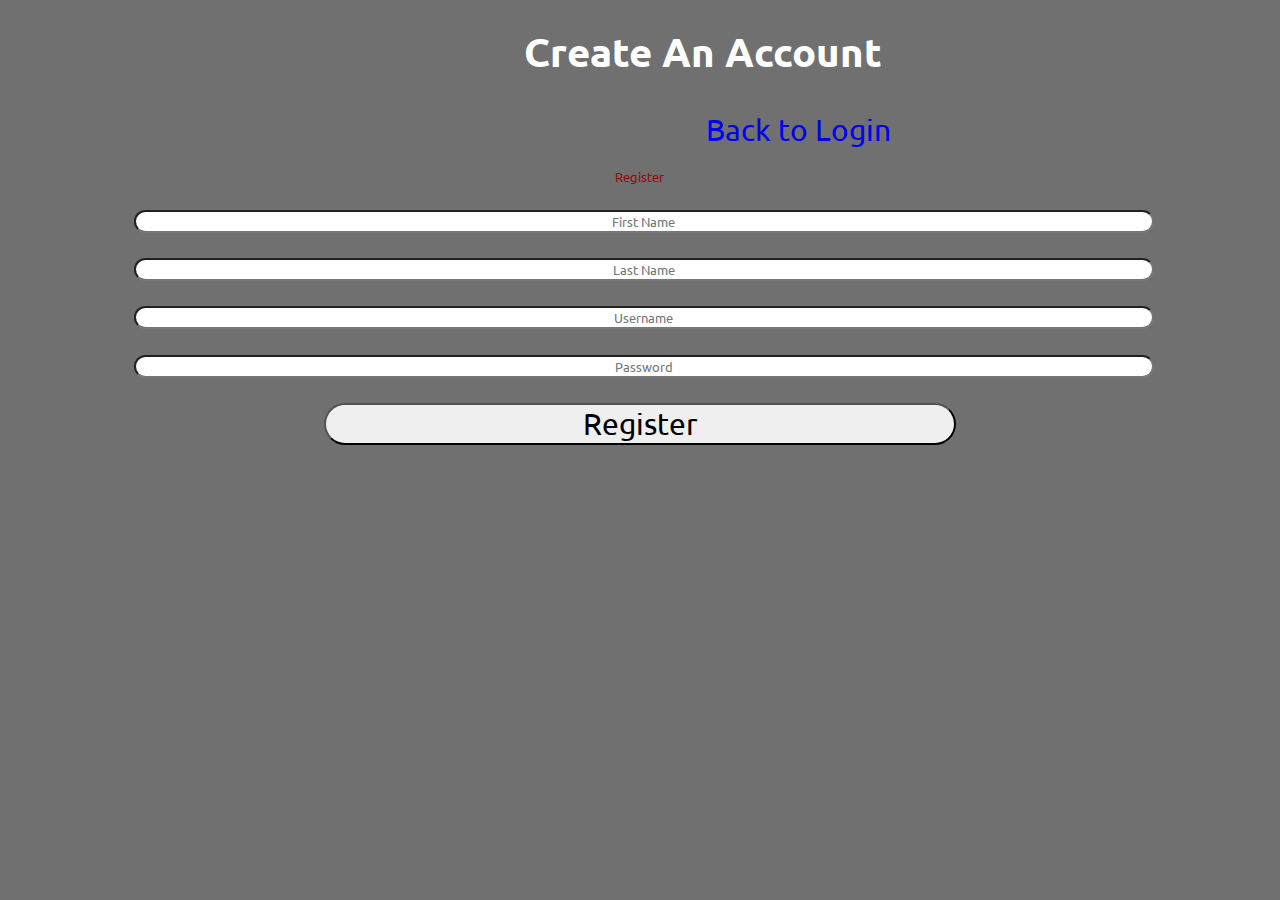
<file: registerPage.html>
<!DOCTYPE html>
<html>
<head>
  <title>Create Account</title>
  <script type="text/javascript" src="js/code.js"></script>
  <link href="css/styles.css" rel="stylesheet">
  <link href="https://fonts.googleapis.com/css?family=Ubuntu" rel="stylesheet">
</head>
<body>

  <h1 id="title">Create An Account</h1>

  <div style="text-align:center; margin-bottom:12px;">
    <a class="buttons" href="index.html" style="text-decoration:none; padding:8px 14px; display:inline-block;">
      Back to Login
    </a>
  </div>

  <div id="registerDiv">
    <span id="inner-title">Register</span><br />

    <input type="text" id="registerFirstName" placeholder="First Name" /><br />
    <input type="text" id="registerLastName" placeholder="Last Name" /><br />
    <input type="text" id="registerLoginName" placeholder="Username" /><br />
    <input type="password" id="registerPassword" placeholder="Password" /><br />

    <button type="button" id="registerButton" class="buttons" onclick="doRegister();">
      Register
    </button>

    <br /><br />
    <span id="registerResult"></span>
  </div>

</body>
</html>
</file>
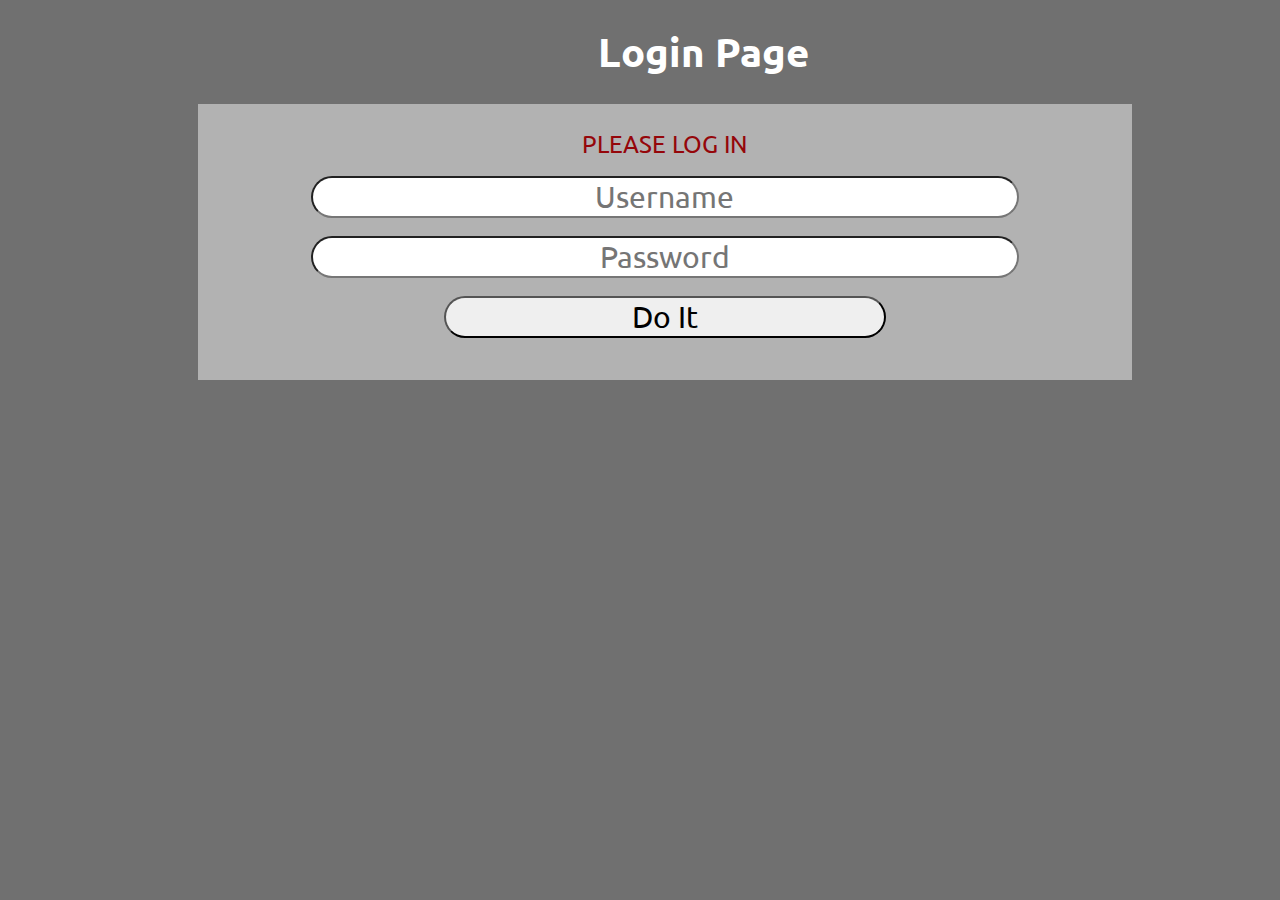
<file: test-Manager.html>
<!-- 
    Author: Vien Tran
    CoPilot: Google Gemini
    Purpose: Contact Webpage for COP4331 project.
    Desc.: A webpage that allows a logged-in user to search, access, and edit contacts.

    Notes: All comments below are for my personal use for future referencing and are excess.
        - They are from referencing videos, code, and AI explanations.
    -->

<!DOCTYPE html> <!-- Declares the HTML type -->
<html lang = "en">

<head>
    <meta charset="UTF-8">
    <meta name="viewport" content="width=device-width, initial-scale=1.0">
    <title>Contact Manager Page</title>

    <!-- Design and Style Sheets -->
    <link href="https://fonts.googleapis.com/css2?family=Inter:wght@300;400;600&display=swap" rel="stylesheet">
    <link rel="stylesheet" href="https://cdnjs.cloudflare.com/ajax/libs/font-awesome/6.0.0/css/all.min.css">
    <link rel="stylesheet" href="css/contactPage.css">
    <!-- Functionality -->
     <script type="text/javascript" src="js/code.js"></script>
     <script type="text/javascript" src="js/md5.js"></script>

</head>

<body>
    <!-- Management Bar -->
    <nav class="navbar">
        <div class="namePlate"><span id = "namePlateText"></span></div>
        <div class="nav-links">

            <!-- Logout Button -->
            <button class="logout-btn" onclick="doLogout()">Logout</button> 
        </div>
    </nav>

    <!-- Search and Contact Control Section -->
    <div class="search-wrapper">
        <label for="search-bar">Search Your Contacts</label>
        
        <!-- Search Bar -->
        <input type="search" id ="searchText" placeholder="Search Contacts">
    </div>

    <!-- Contact Cards -->
    <div id="contactCardsContainer" class = "contact-cards">
        <template id="contactCardTemplate" data-contact-card-template >
            <article class = "card">
                <h3 class="firstName">John <span class = "lastName">Doe</span></h3>
                <div class="Email"> [Email] </div>
                <div class="Phone">[Phone]</div>
            </article>
        </template>
    </div>


    <!-- Footer: Information Center -->
    <footer>
        <p>COP4331 - Team 27 &copy; Spring 2026 Contact Page</p>
    </footer>

    <script>
        // 1. First, pull the data from the cookies
        readCookie(); 

        // 2. Insert into the Navbar (Small version)
        document.getElementById("namePlateText").innerText = `${firstName} ${lastName}`;

        // 3. Insert into the Welcome Header (Big version)
        //document.getElementById("welcomeName").innerText = firstName;
    </script>

        
</body>
</html>
</file>
<file: css/styles.css>
body 
{
    background-color: #707070;
}

#title 
{
    font-size: 40px;
    width: 100%;
    margin: 2% 5%;
    text-align: center;
    font-family: 'Ubuntu', sans-serif;
    color: #FFFFFF;
}

#loginDiv
{
    font-size: 30px;
    width: 70%;
    margin-left: 15%;
    padding: 25px;
    background-color: #b2b2b2;
}

#loggedInDiv
{
    font-size: 30px;
    width: 70%;
    margin-left: 15%;
    padding: 25px;
    background-color: #b2b2b2;
}

#accessUIDiv
{
    font-size: 30px;
    width: 70%;
    margin-left: 15%;
    padding: 25px;
    background-color: #b2b2b2;
}

.buttons
{
    font-size: 30px;
    border-radius: 25px;
    width: 50%;
    margin-left: 25%;
    font-family: 'Ubuntu', sans-serif;
}

.buttons:hover{
    background-color: #00d5124f;
    color: #FFFFFF;
    opacity: 50%;
}

#loginName
{
	font-size: 30px;
}
#loginPassword
{
	font-size: 30px;
}
#searchText
{
	font-size: 30px;
}
#colorText
{
	font-size: 30px;
}

input[type="text"],input[type="password"]{
    border-radius: 25px;
    text-align: center;
    width: 80%;
    margin-left: 10%;
    margin-bottom: 2%;
    font-family: 'Ubuntu', sans-serif;
}

#inner-title{
    display: inline-block;
    font-size: 0.8em;
    width: 90%;
    text-align: center;
    margin-left: 5%;
    margin-bottom: 2%;
    font-family: 'Ubuntu', sans-serif;
    color: #95060a;
}

#loginResult{
    display: inline-block;
    font-size: 0.8em;
    width: 90%;
    text-align: center;
    margin-left: 5%;
    margin-bottom: 2%;
    font-family: 'Ubuntu', sans-serif;
    color: #95060a;
}

#userName{
    display: inline-block;
    width: 80%;
    margin-left: 10%;
    text-align: center;
}

#logoutButton{
    width: 20%;
    margin-left: 40%;
}

select{
    width: 30%;
    margin-left: 35%;
    margin-top: 2%;
    font-size: 0.75em;
    font-family: 'Ubuntu', sans-serif;
}

#colorSearchResult{
    display: none;
}

#colorAddResult{
    display: inline-block;
    font-size: 0.8em;
    width: 90%;
    text-align: center;
    margin-left: 5%;
    margin-top: 2%;
    margin-bottom: 1%;
    font-family: 'Ubuntu', sans-serif;
    color: #95060a;
}
</file>
<file: css/contactPage.css>
* {
    margin: 0;
    padding: 0;
    box-sizing: border-box;
    font-family: 'Inter', sans-serif;
}

body {
    background: linear-gradient(180deg,#FAE8B4 50%, #d9dbc5f8 100%);
    color: #1e293b;
}

/* ========== Navigation Bar ======== */
.navbar {
    display: flex;
    justify-content: space-between;
    align-items: center;
    padding: 1.5rem 10%;
    background: #43a0eb;
    box-shadow: 0 2px 4px rgba(0,0,0,0.05);
}

.namePlate {
    font-size: 1.5rem;
    font-weight: 700;
    color: #ffffffdc;
}

.namePlate span {
    color: #1e293b;
}

.nav-links a {
    text-decoration: none;
    color: #64748b;
    margin: 0 1.5rem;
    transition: color 0.3s;
}

.nav-links a.active, .nav-links a:hover {
    color: #ffffff;
}

.logout-btn {
    padding: 0.5rem 1.2rem;
    border-radius: 6px;
    border: 1px solid #e2e8f0;
    background: white;
    cursor: pointer;
    font-weight: 500;
}

/* ========= Search Bar Design ===============*/
.search-wrapper {
    margin: 40px auto; /* 40px top/bottom gives the navbar breathing room */
    display: flex;
    flex-direction: column; /* Stacks label on top of input */
    align-items: center;    /* Centers items horizontally */
    gap:10px;             /* Space between label and search bar */
}

.search-wrapper label {
    font-family: 'Trade Winds', cursive;
    color: #FFFFFF;
    font-size: 24px;
}

#searchText {
    /* Shape & Size */
    width: 100%;           /* Fills the container */
    max-width: 400px;      /* Prevents it from getting too huge on desktop */
    padding: 12px 20px;    /* Adds space inside: 12px top/bottom, 20px sides */
    border-radius: 50px;   /* Makes it a pill shape */
    
    /* Visuals */
    border: 2px solid #065e91; /* Matches your blue theme */
    background-color: #ffffff;
    font-size: 18px;
    outline: none;         /* Removes the default browser "glow" */
    
    /* Smoothness */
    transition: all 0.3s ease; /* Makes the focus effect smooth */

    background-color: rgba(255, 255, 255, 0.2); /* Semi-transparent white */
    backdrop-filter: blur(5px);                 /* Blurs the blue gradient behind the bar */
    border: 1px solid rgba(255, 255, 255, 0.3);
    color: white;
}

#searchText:focus {
    border-color: #7cb9dc;
    box-shadow: 0 0 8px rgba(165, 179, 165, 0.6);
}

#searchText::placeholder {
    color: rgba(255, 255, 255, 0.7);            /* Makes the placeholder text lighter white */
}

/* ========= Inputs ===========*/
input[type="text"], input[type="password"], input[type="search"] {
    border-radius: 25px;
    text-align: center;
    width: 80%;
    margin-left: 10%;
    margin-bottom: 2%;
    font-family: 'Geo', sans-serif;
    
    /* --- NEW STYLING --- */
    border: 2px solid #065e91; 
    padding: 10px 0;           
    outline: none;             
    transition: 0.3s;          
}

/* ========= Contact Cards ===============*/
.contact-cards {
    display: grid;
    /* Changed 150px to 250px for better readability */
    grid-template-columns: repeat(auto-fit, minmax(500px, 1fr));
    /* gap: [row-gap] [column-gap] */
    gap: 20px 5px; /* 20px space between rows, but only 5px between columns */
    padding: 20px;
    clear: both; /* Ensures it starts below the search section */
    margin-top: 30px;
    width: 90%;
    margin: 30px auto;
}

.card {
    background-color: #FAE8B4; /* Matches your login box */
    border-radius: 15px;      /* Rounded corners */
    padding: 15px;
    box-shadow: 0 4px 8px rgba(0,0,0,0.2);
    transition: transform 0.2s; /* Pop effect on hover */
    word-wrap: break-word;
    overflow-wrap: break-word;
    margin: 0;
}

.card:hover {
    transform: translateY(-5px); /* Lift the card slightly */
    box-shadow: 0 8px 16px rgba(0,0,0,0.3);
}

.card > .firstName {
    font-family: 'Trade Winds', cursive;
    font-size: 1.2em;
    margin-bottom: 5px;
    color: #0e2b9d;
}

.card > .info {
    font-family: 'Trade Winds', cursive;
    color: #0e989d;
}

.hide{
    display: none;
}

/* Foot Design */

footer {
  text-align: center; /* Centers text and inline elements */
  padding: 10px; /* Optional: adds some space around the content */
  background-color: #333; /* Optional: for visibility */
}

footer p{
    color: white;
}
</file>
